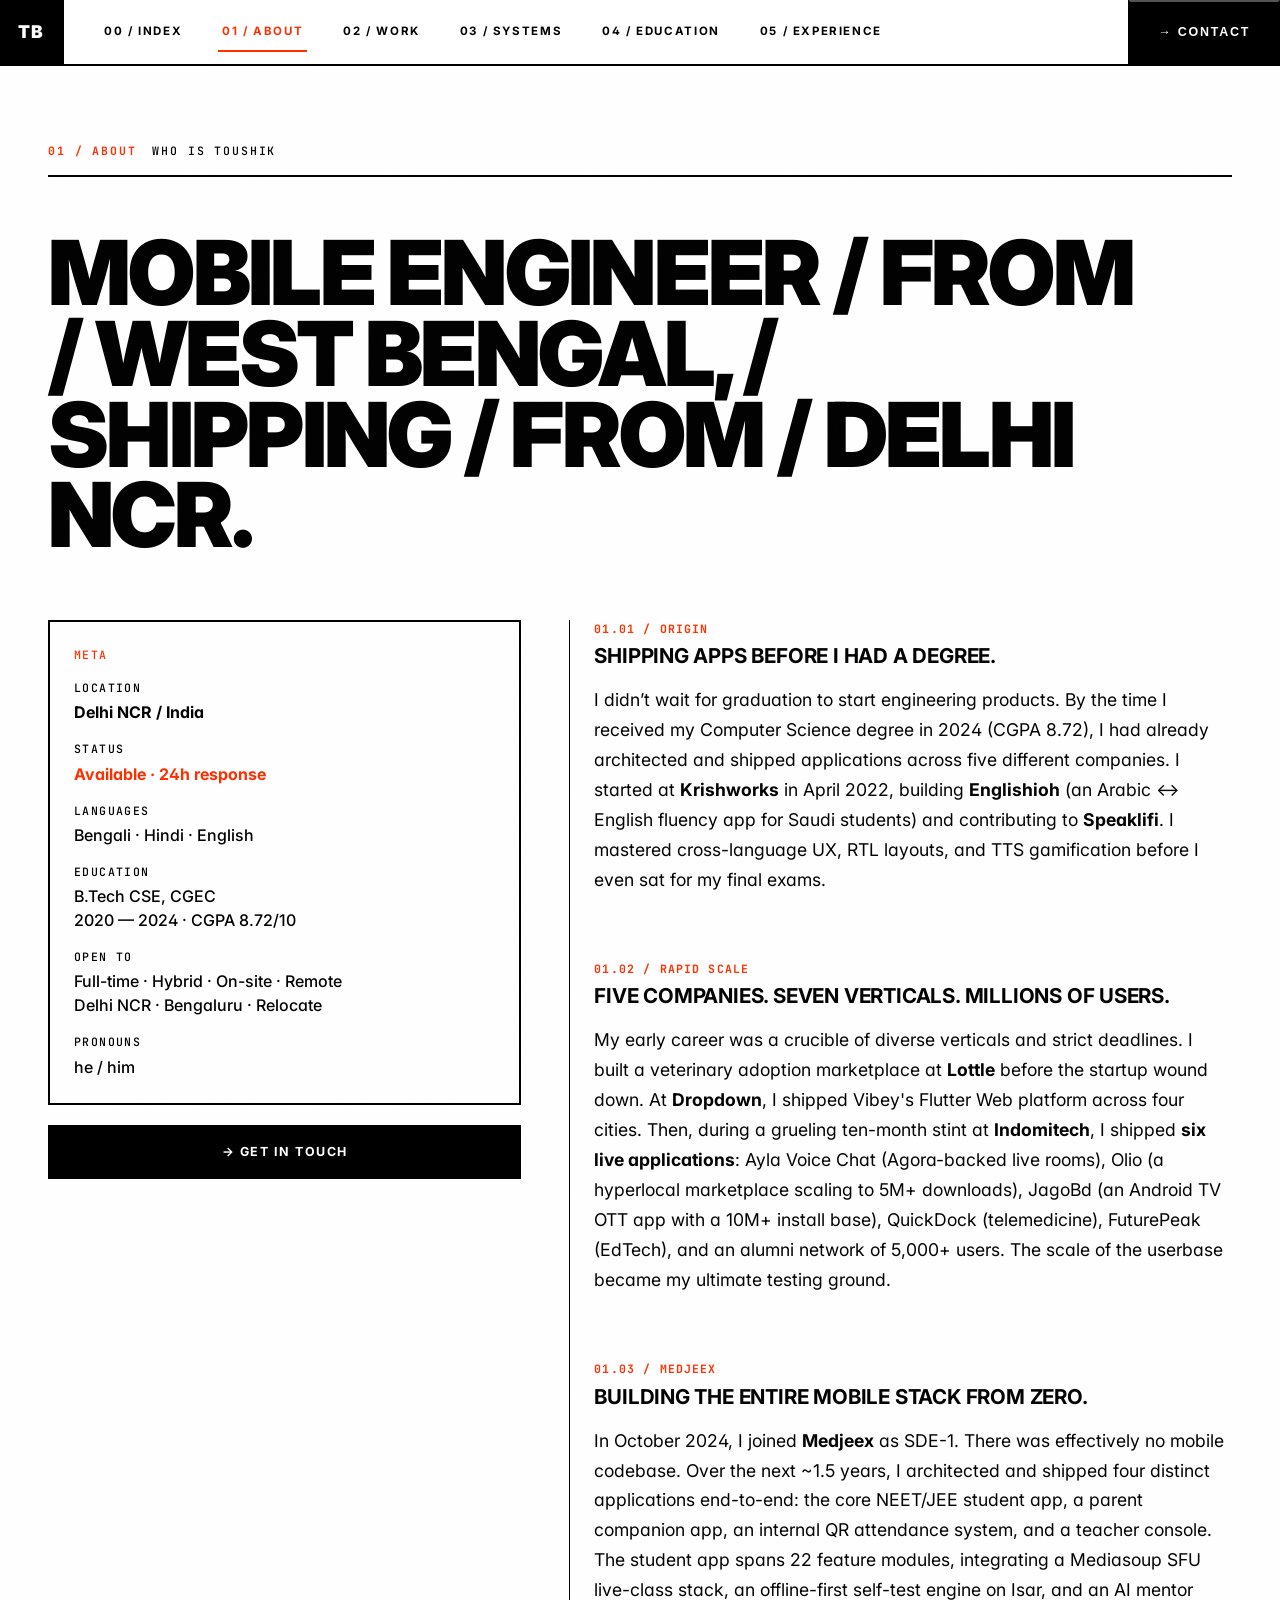
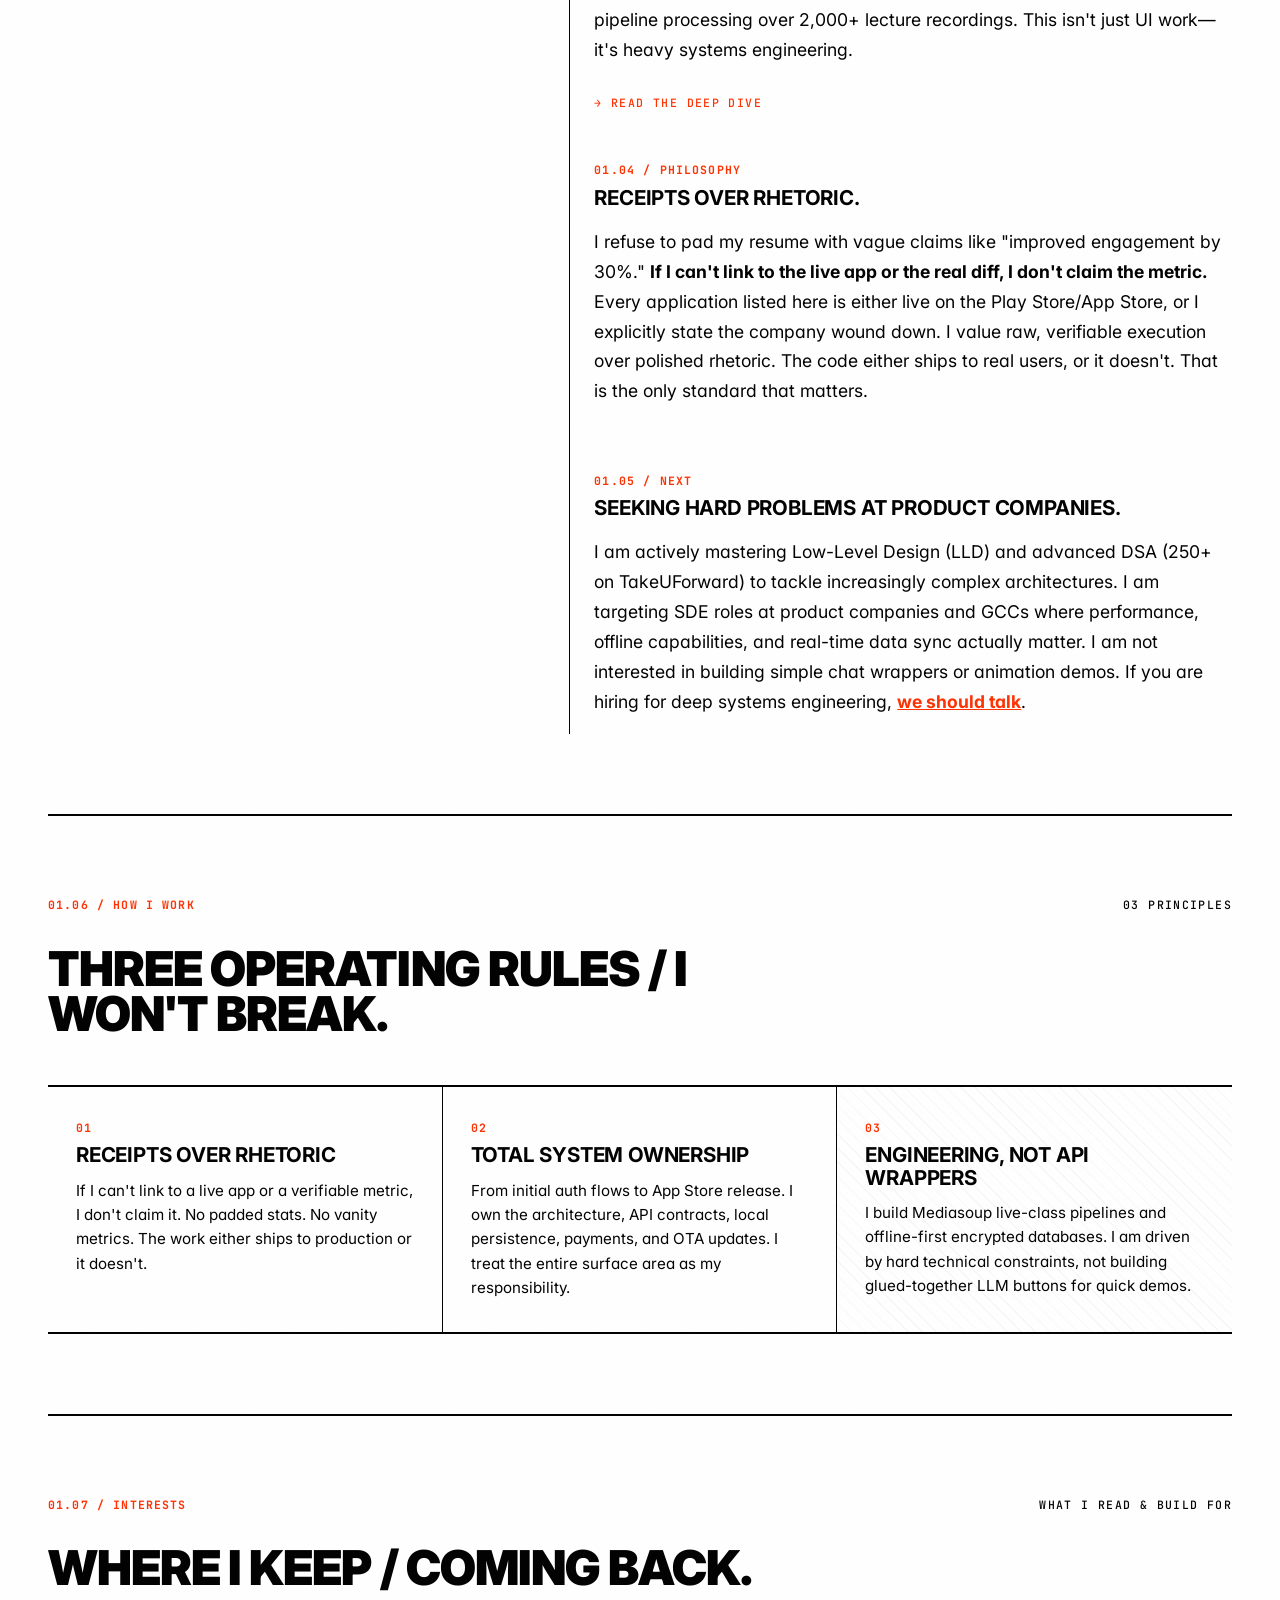
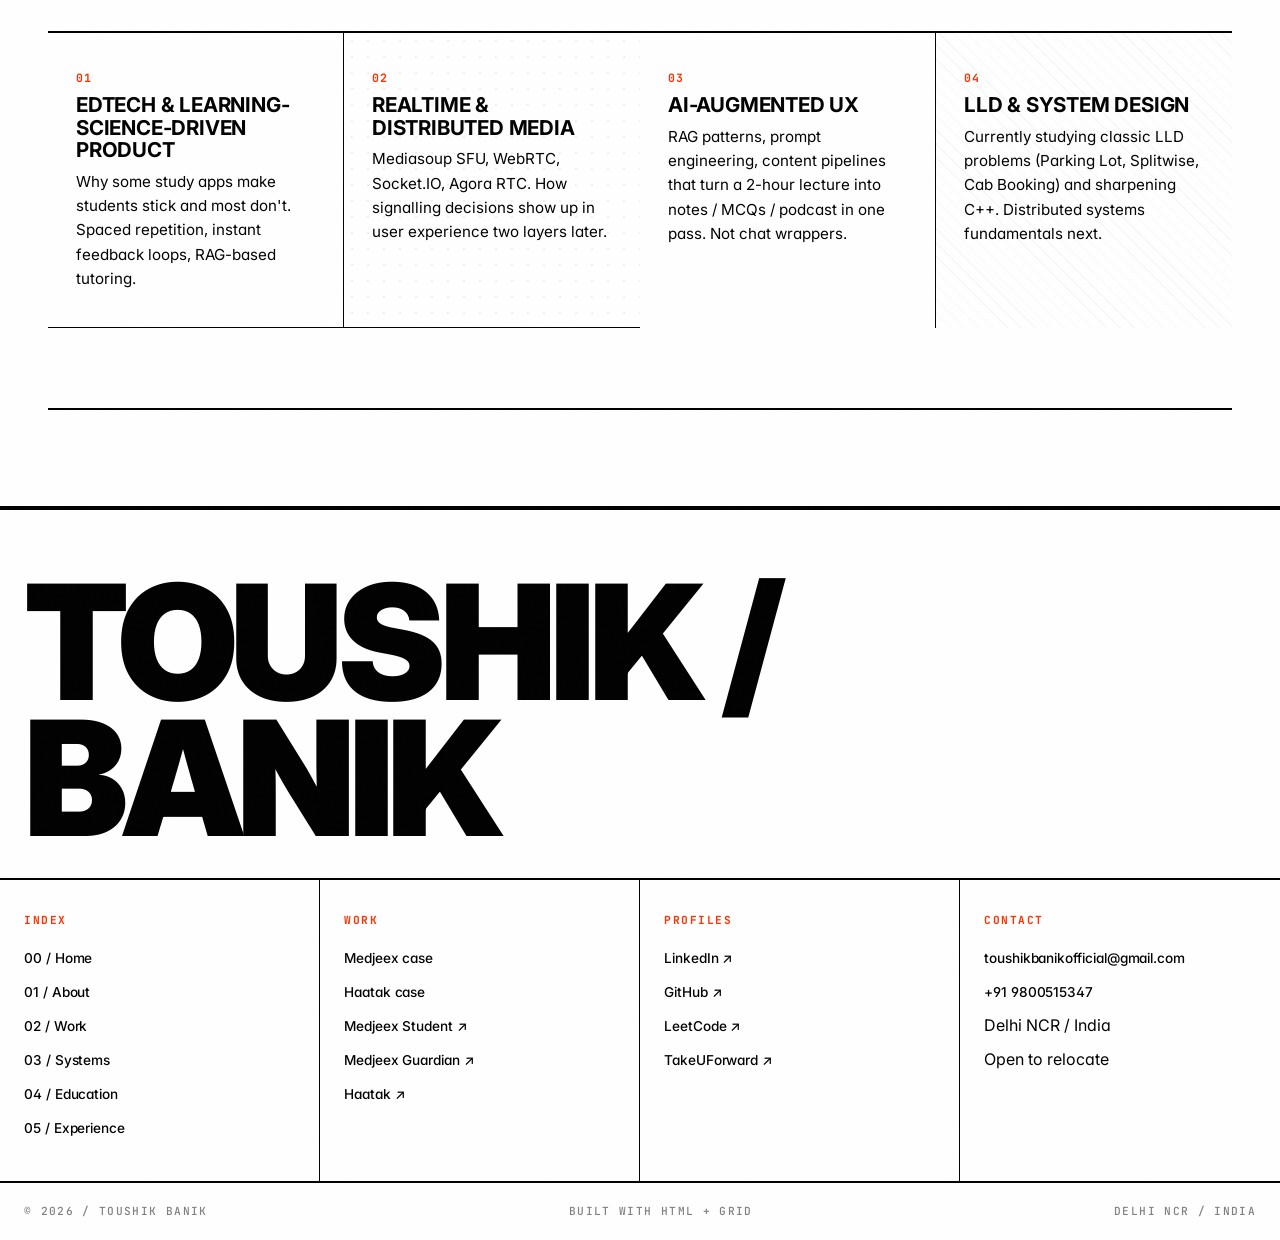
<file: about.html>
<!DOCTYPE html>
<html lang="en">
<head>
  <meta charset="UTF-8" />
  <meta name="viewport" content="width=device-width, initial-scale=1.0" />
  <title>About — Toushik Banik</title>
  <meta name="description" content="Mobile systems engineer from West Bengal, based in Delhi NCR. The long story of how I started shipping production apps before I graduated." />
  <link rel="preconnect" href="https://fonts.googleapis.com" />
  <link rel="preconnect" href="https://fonts.gstatic.com" crossorigin />
  <link href="https://fonts.googleapis.com/css2?family=Inter:wght@400;500;700;900&family=JetBrains+Mono:wght@500;700&display=swap" rel="stylesheet" />
  <link rel="stylesheet" href="assets/swiss.css" />
  <link rel="icon" type="image/svg+xml" href="assets/favicon.svg" />
</head>
<body class="swiss-noise">

<header class="swiss-nav">
  <div class="swiss-nav-inner">
    <a href="index.html" class="swiss-monogram" aria-label="Home">TB</a>
    <nav class="swiss-nav-links" aria-label="Primary">
      <a href="index.html" class="swiss-nav-link" data-hover="00 / Index"><span>00 / Index</span></a>
      <a href="about.html" class="swiss-nav-link" data-hover="01 / About"><span>01 / About</span></a>
      <a href="work.html" class="swiss-nav-link" data-hover="02 / Work"><span>02 / Work</span></a>
      <a href="systems.html" class="swiss-nav-link" data-hover="03 / Systems"><span>03 / Systems</span></a>
      <a href="learning.html" class="swiss-nav-link" data-hover="04 / Education"><span>04 / Education</span></a>
      <a href="experience.html" class="swiss-nav-link" data-hover="05 / Experience"><span>05 / Experience</span></a>
    </nav>
    <button id="swiss-hamburger" class="swiss-hamburger" aria-label="Menu">Menu <span class="swiss-hamburger-icon"><span></span><span></span><span></span></span></button>
    <a href="mailto:toushikbanikofficial@gmail.com" class="swiss-nav-cta">→ Contact</a>
  </div>
</header>

<div id="swiss-mobile-menu" class="swiss-mobile-menu">
  <button id="swiss-mobile-close" class="swiss-mobile-close">Close ×</button>
  <a href="index.html">00 / Index</a>
  <a href="about.html">01 / About</a>
  <a href="work.html">02 / Work</a>
  <a href="systems.html">03 / Systems</a>
  <a href="learning.html">04 / Education</a>
  <a href="experience.html">05 / Experience</a>
  <a href="mailto:toushikbanikofficial@gmail.com">→ Contact</a>
</div>

<main class="container-x" style="padding-top:48px;">

  <!-- Page marker -->
  <div class="page-marker">
    <span class="page-marker-num">01 / About</span>
    <span class="page-marker-title">Who is Toushik</span>
  </div>

  <!-- Massive H1 -->
  <h1 class="t-h1" style="margin:0 0 64px; max-width:18ch;">
    Mobile engineer / from / West Bengal, / shipping / from / Delhi NCR.
  </h1>

  <!-- Long-form section -->
  <section class="grid-5-7" style="padding-bottom:80px; border-bottom:2px solid var(--swiss-black);">

    <!-- LEFT: meta panel (sticky) -->
    <aside class="swiss-aside-sticky" style="position:sticky; top:80px; align-self:start; word-break:break-word;">
      <div style="border:2px solid var(--swiss-black); padding:24px;">
        <div class="t-label" style="color:var(--swiss-accent); margin-bottom:16px;">Meta</div>
        <dl style="margin:0; display:grid; grid-template-columns:1fr; gap:16px;">
          <div>
            <dt class="t-label" style="margin-bottom:4px;">Location</dt>
            <dd style="margin:0; font-weight:700;">Delhi NCR / India</dd>
          </div>
          <div>
            <dt class="t-label" style="margin-bottom:4px;">Status</dt>
            <dd style="margin:0; font-weight:700; color:var(--swiss-accent);">Available · 24h response</dd>
          </div>
          <div>
            <dt class="t-label" style="margin-bottom:4px;">Languages</dt>
            <dd style="margin:0; font-weight:500;">Bengali · Hindi · English</dd>
          </div>
          <div>
            <dt class="t-label" style="margin-bottom:4px;">Education</dt>
            <dd style="margin:0; font-weight:500;">B.Tech CSE, CGEC<br/>2020 — 2024 · CGPA 8.72/10</dd>
          </div>
          <div>
            <dt class="t-label" style="margin-bottom:4px;">Open to</dt>
            <dd style="margin:0; font-weight:500;">Full-time · Hybrid · On-site · Remote<br/>Delhi NCR · Bengaluru · Relocate</dd>
          </div>
          <div>
            <dt class="t-label" style="margin-bottom:4px;">Pronouns</dt>
            <dd style="margin:0; font-weight:500;">he / him</dd>
          </div>
        </dl>
      </div>

      <a href="mailto:toushikbanikofficial@gmail.com" class="btn-primary" style="margin-top:20px; width:100%; justify-content:center;">→ Get in touch</a>
    </aside>

    <!-- RIGHT: narrative -->
    <div class="col-rule" style="display:flex; flex-direction:column; gap:48px;">

      <article>
        <div class="t-section-num">01.01 / Origin</div>
        <h3 class="t-h3" style="margin:8px 0 16px;">Shipping apps before I had a degree.</h3>
        <p class="t-body-lg">
          I didn’t wait for graduation to start engineering products. By the time I received my Computer Science degree in 2024 (CGPA 8.72), I had already architected and shipped applications across five different companies. I started at <strong>Krishworks</strong> in April 2022, building <strong>Englishioh</strong> (an Arabic ↔ English fluency app for Saudi students) and contributing to <strong>Speaklifi</strong>. I mastered cross-language UX, RTL layouts, and TTS gamification before I even sat for my final exams.
        </p>
      </article>

      <article>
        <div class="t-section-num">01.02 / Rapid Scale</div>
        <h3 class="t-h3" style="margin:8px 0 16px;">Five companies. Seven verticals. Millions of users.</h3>
        <p class="t-body-lg">
          My early career was a crucible of diverse verticals and strict deadlines. I built a veterinary adoption marketplace at <strong>Lottle</strong> before the startup wound down. At <strong>Dropdown</strong>, I shipped Vibey's Flutter Web platform across four cities. Then, during a grueling ten-month stint at <strong>Indomitech</strong>, I shipped <strong>six live applications</strong>: Ayla Voice Chat (Agora-backed live rooms), Olio (a hyperlocal marketplace scaling to 5M+ downloads), JagoBd (an Android TV OTT app with a 10M+ install base), QuickDock (telemedicine), FuturePeak (EdTech), and an alumni network of 5,000+ users. The scale of the userbase became my ultimate testing ground.
        </p>
      </article>

      <article>
        <div class="t-section-num">01.03 / Medjeex</div>
        <h3 class="t-h3" style="margin:8px 0 16px;">Building the entire mobile stack from zero.</h3>
        <p class="t-body-lg">
          In October 2024, I joined <strong>Medjeex</strong> as SDE-1. There was effectively no mobile codebase. Over the next ~1.5 years, I architected and shipped four distinct applications end-to-end: the core NEET/JEE student app, a parent companion app, an internal QR attendance system, and a teacher console. The student app spans 22 feature modules, integrating a Mediasoup SFU live-class stack, an offline-first self-test engine on Isar, and an AI mentor pipeline processing over 2,000+ lecture recordings. This isn't just UI work—it's heavy systems engineering.
        </p>
        <a href="case-medjeex.html" class="t-label" style="color:var(--swiss-accent); text-decoration:none; display:inline-block; margin-top:12px;">→ Read the deep dive</a>
      </article>

      <article>
        <div class="t-section-num">01.04 / Philosophy</div>
        <h3 class="t-h3" style="margin:8px 0 16px;">Receipts over rhetoric.</h3>
        <p class="t-body-lg">
          I refuse to pad my resume with vague claims like "improved engagement by 30%." <strong>If I can't link to the live app or the real diff, I don't claim the metric.</strong> Every application listed here is either live on the Play Store/App Store, or I explicitly state the company wound down. I value raw, verifiable execution over polished rhetoric. The code either ships to real users, or it doesn't. That is the only standard that matters.
        </p>
      </article>

      <article>
        <div class="t-section-num">01.05 / Next</div>
        <h3 class="t-h3" style="margin:8px 0 16px;">Seeking hard problems at product companies.</h3>
        <p class="t-body-lg">
          I am actively mastering Low-Level Design (LLD) and advanced DSA (250+ on TakeUForward) to tackle increasingly complex architectures. I am targeting SDE roles at product companies and GCCs where performance, offline capabilities, and real-time data sync actually matter. I am not interested in building simple chat wrappers or animation demos. If you are hiring for deep systems engineering, <a href="mailto:toushikbanikofficial@gmail.com" data-copy-email style="color:var(--swiss-accent); font-weight:700;">we should talk</a>.
        </p>
      </article>

    </div>
  </section>


  <!-- Operating principles strip -->
  <section style="padding:80px 0; border-bottom:2px solid var(--swiss-black);">
    <div style="display:flex; justify-content:space-between; align-items:baseline; margin-bottom:32px; flex-wrap:wrap; gap:12px;">
      <span class="t-section-num">01.06 / How I work</span>
      <span class="t-label">03 principles</span>
    </div>
    <h2 class="t-h2" style="margin:0 0 48px; max-width:24ch;">Three operating rules / I won't break.</h2>

    <div style="display:grid; grid-template-columns:repeat(auto-fit, minmax(260px, 1fr)); gap:0; border-top:2px solid var(--swiss-black); border-bottom:2px solid var(--swiss-black);">
      <div class="hover-cell" style="padding:32px 28px; border-right:1px solid var(--swiss-black);">
        <div class="t-section-num" style="margin-bottom:8px;">01</div>
        <h3 class="t-h3" style="margin:0 0 12px;">Receipts Over Rhetoric</h3>
        <p style="margin:0; font-size:0.95rem; line-height:1.6;">If I can't link to a live app or a verifiable metric, I don't claim it. No padded stats. No vanity metrics. The work either ships to production or it doesn't.</p>
      </div>
      <div class="hover-cell" style="padding:32px 28px; border-right:1px solid var(--swiss-black);">
        <div class="t-section-num" style="margin-bottom:8px;">02</div>
        <h3 class="t-h3" style="margin:0 0 12px;">Total System Ownership</h3>
        <p style="margin:0; font-size:0.95rem; line-height:1.6;">From initial auth flows to App Store release. I own the architecture, API contracts, local persistence, payments, and OTA updates. I treat the entire surface area as my responsibility.</p>
      </div>
      <div class="hover-cell swiss-diagonal" style="padding:32px 28px;">
        <div class="t-section-num" style="margin-bottom:8px;">03</div>
        <h3 class="t-h3" style="margin:0 0 12px;">Engineering, Not API Wrappers</h3>
        <p style="margin:0; font-size:0.95rem; line-height:1.6;">I build Mediasoup live-class pipelines and offline-first encrypted databases. I am driven by hard technical constraints, not building glued-together LLM buttons for quick demos.</p>
      </div>
    </div>
  </section>


  <!-- Interests grid -->
  <section style="padding:80px 0; border-bottom:2px solid var(--swiss-black);">
    <div style="display:flex; justify-content:space-between; align-items:baseline; margin-bottom:32px; flex-wrap:wrap; gap:12px;">
      <span class="t-section-num">01.07 / Interests</span>
      <span class="t-label">What I read &amp; build for</span>
    </div>
    <h2 class="t-h2" style="margin:0 0 40px;">Where I keep / coming back.</h2>

    <div style="display:grid; grid-template-columns:repeat(auto-fit, minmax(160px, 1fr)); gap:0; border-top:2px solid var(--swiss-black);">
      <div class="hover-cell" style="padding:36px 28px; border-bottom:1px solid var(--swiss-black); border-right:1px solid var(--swiss-black);">
        <div class="t-section-num">01</div>
        <h3 class="t-h3" style="margin:8px 0 8px;">EdTech &amp; learning-science-driven product</h3>
        <p style="margin:0; font-size:0.95rem; line-height:1.6;">Why some study apps make students stick and most don't. Spaced repetition, instant feedback loops, RAG-based tutoring.</p>
      </div>
      <div class="hover-cell swiss-dots" style="padding:36px 28px; border-bottom:1px solid var(--swiss-black);">
        <div class="t-section-num">02</div>
        <h3 class="t-h3" style="margin:8px 0 8px;">Realtime &amp; distributed media</h3>
        <p style="margin:0; font-size:0.95rem; line-height:1.6;">Mediasoup SFU, WebRTC, Socket.IO, Agora RTC. How signalling decisions show up in user experience two layers later.</p>
      </div>
      <div class="hover-cell" style="padding:36px 28px; border-right:1px solid var(--swiss-black);">
        <div class="t-section-num">03</div>
        <h3 class="t-h3" style="margin:8px 0 8px;">AI-augmented UX</h3>
        <p style="margin:0; font-size:0.95rem; line-height:1.6;">RAG patterns, prompt engineering, content pipelines that turn a 2-hour lecture into notes / MCQs / podcast in one pass. Not chat wrappers.</p>
      </div>
      <div class="hover-cell swiss-diagonal" style="padding:36px 28px;">
        <div class="t-section-num">04</div>
        <h3 class="t-h3" style="margin:8px 0 8px;">LLD &amp; system design</h3>
        <p style="margin:0; font-size:0.95rem; line-height:1.6;">Currently studying classic LLD problems (Parking Lot, Splitwise, Cab Booking) and sharpening C++. Distributed systems fundamentals next.</p>
      </div>
    </div>
  </section>

</main>


<footer class="swiss-footer">
  <div class="swiss-footer-name">Toushik / Banik</div>
  <div class="swiss-footer-grid">
    <div class="swiss-footer-col">
      <h4>Index</h4>
      <ul>
        <li><a href="index.html">00 / Home</a></li>
        <li><a href="about.html">01 / About</a></li>
        <li><a href="work.html">02 / Work</a></li>
        <li><a href="systems.html">03 / Systems</a></li>
        <li><a href="learning.html">04 / Education</a></li>
        <li><a href="experience.html">05 / Experience</a></li>
      </ul>
    </div>
    <div class="swiss-footer-col">
      <h4>Work</h4>
      <ul>
        <li><a href="case-medjeex.html">Medjeex case</a></li>
        <li><a href="case-haatak.html">Haatak case</a></li>
        <li><a href="https://play.google.com/store/apps/details?id=com.medjeex.medjeex_app" target="_blank" rel="noopener">Medjeex Student ↗</a></li>
        <li><a href="https://play.google.com/store/apps/details?id=com.medjeex.parent.app" target="_blank" rel="noopener">Medjeex Guardian ↗</a></li>
        <li><a href="https://play.google.com/store/apps/details?id=com.copuchin.jarapp" target="_blank" rel="noopener">Haatak ↗</a></li>
      </ul>
    </div>
    <div class="swiss-footer-col">
      <h4>Profiles</h4>
      <ul>
        <li><a href="https://www.linkedin.com/in/toushikbanik/" target="_blank" rel="noopener">LinkedIn ↗</a></li>
        <li><a href="https://github.com/ToushikBanik123" target="_blank" rel="noopener">GitHub ↗</a></li>
        <li><a href="https://leetcode.com/u/toushikbanikeducation/" target="_blank" rel="noopener">LeetCode ↗</a></li>
        <li><a href="https://takeuforward.org/profile/Toushik" target="_blank" rel="noopener">TakeUForward ↗</a></li>
      </ul>
    </div>
    <div class="swiss-footer-col">
      <h4>Contact</h4>
      <ul>
        <li><a href="mailto:toushikbanikofficial@gmail.com" data-copy-email>toushikbanikofficial@gmail.com</a></li>
        <li><a href="tel:+919800515347">+91 9800515347</a></li>
        <li>Delhi NCR / India</li>
        <li>Open to relocate</li>
      </ul>
    </div>
  </div>
  <div class="swiss-footer-bottom">
    <span>© 2026 / Toushik Banik</span>
    <span>Built with HTML + Grid</span>
    <span>Delhi NCR / India</span>
  </div>
</footer>

<script src="assets/swiss.js"></script>
</body>
</html>
</file>
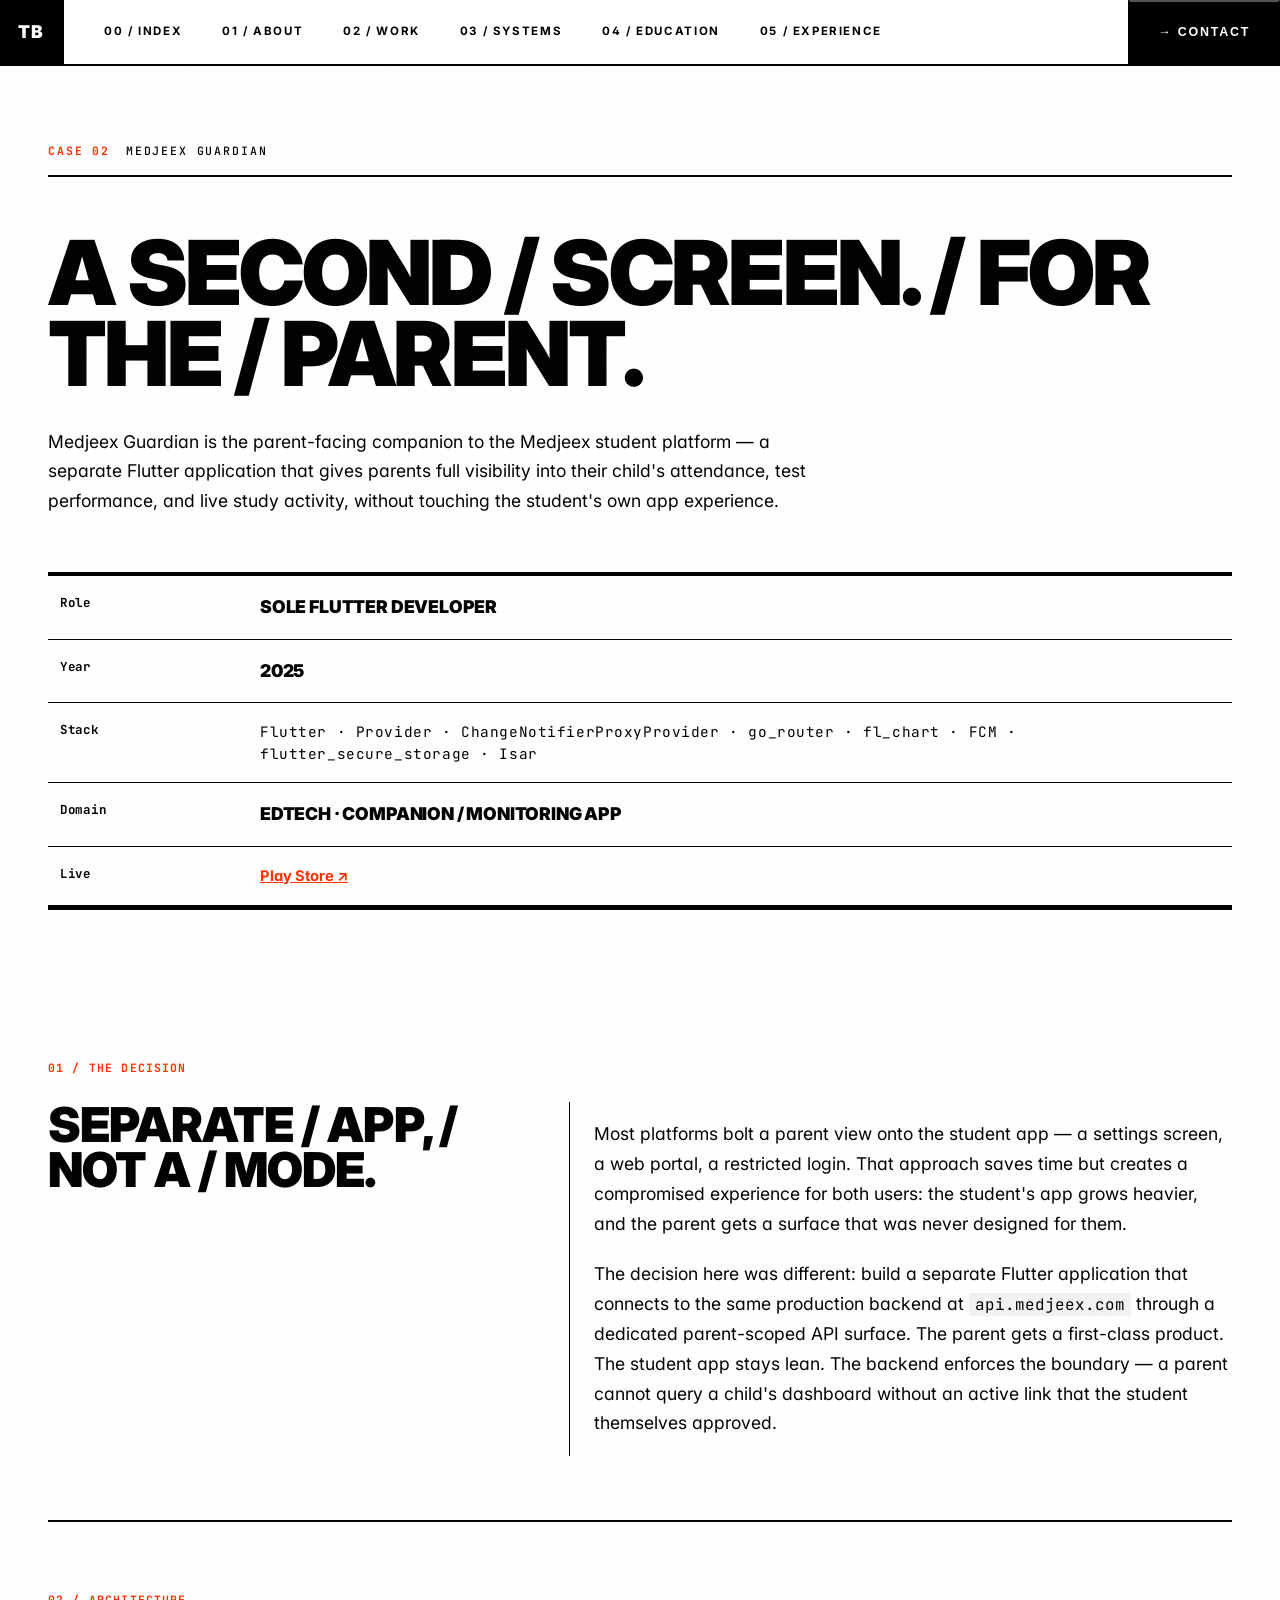
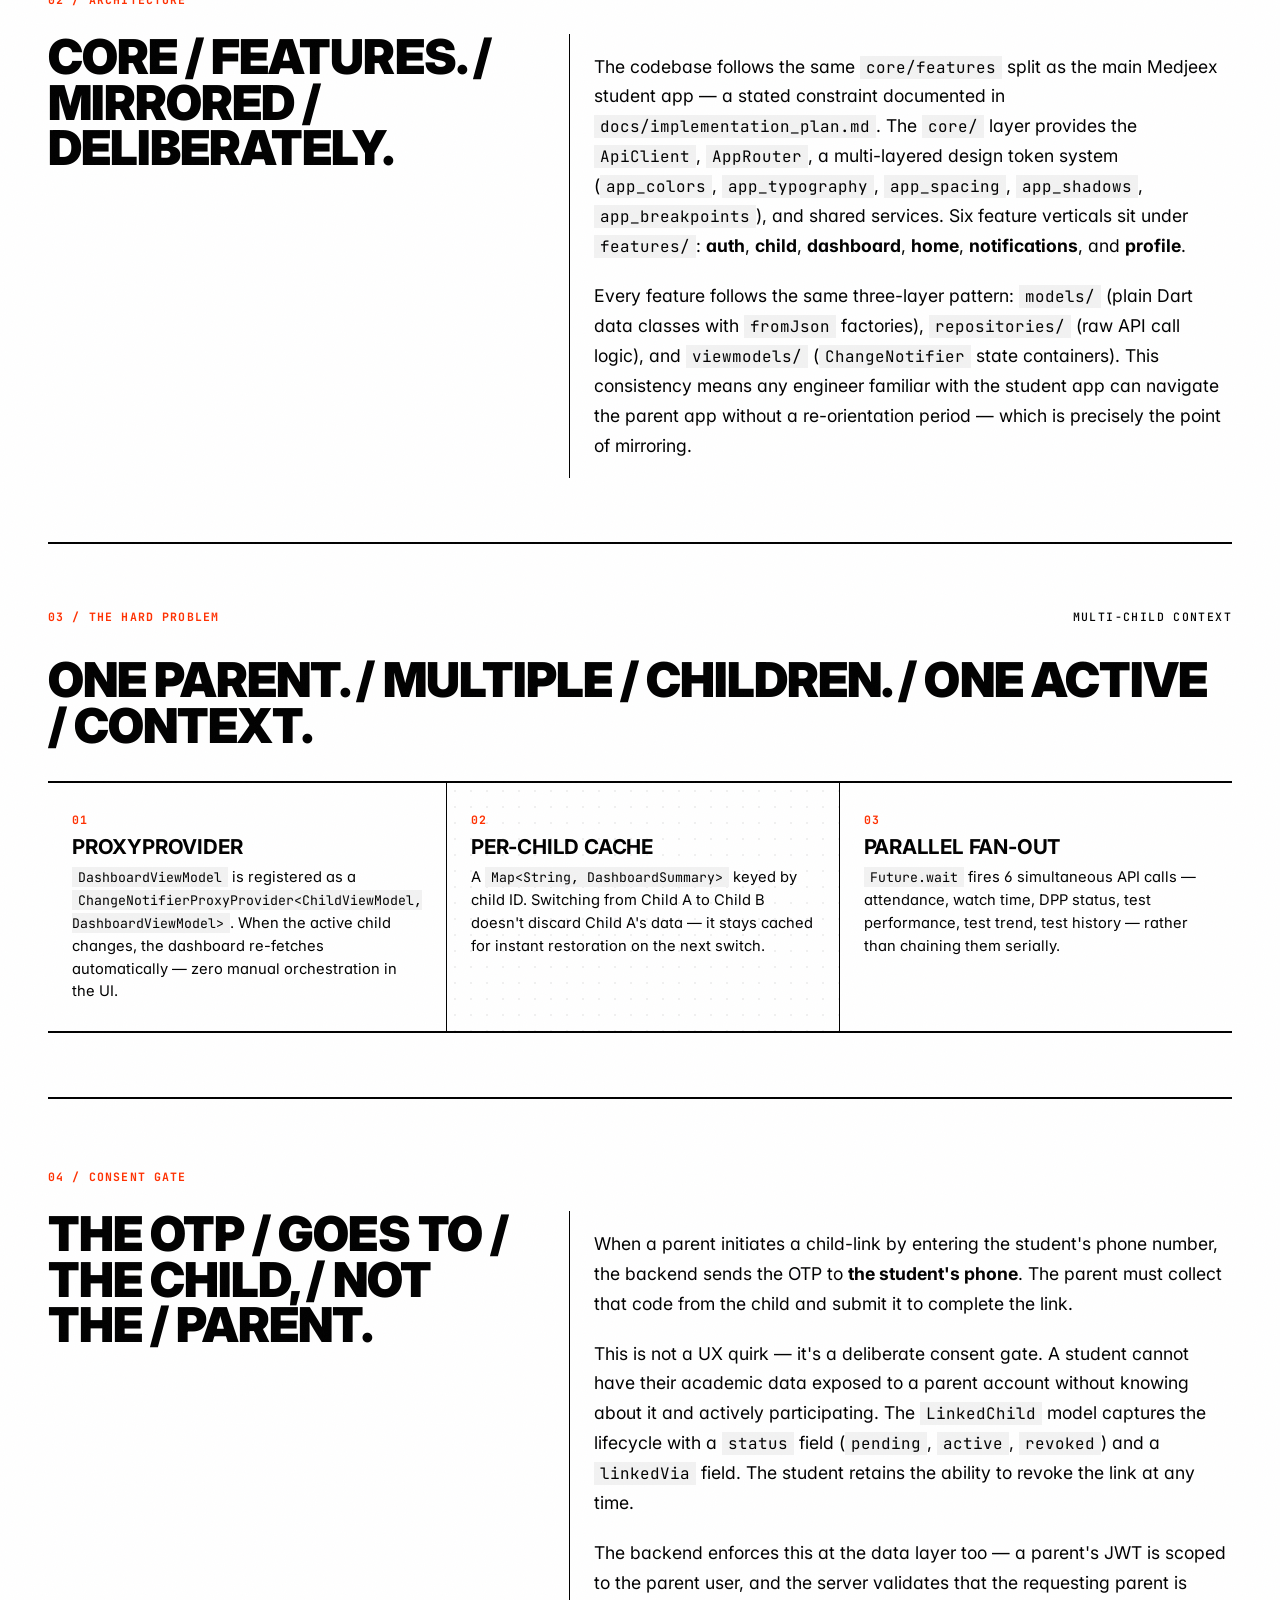
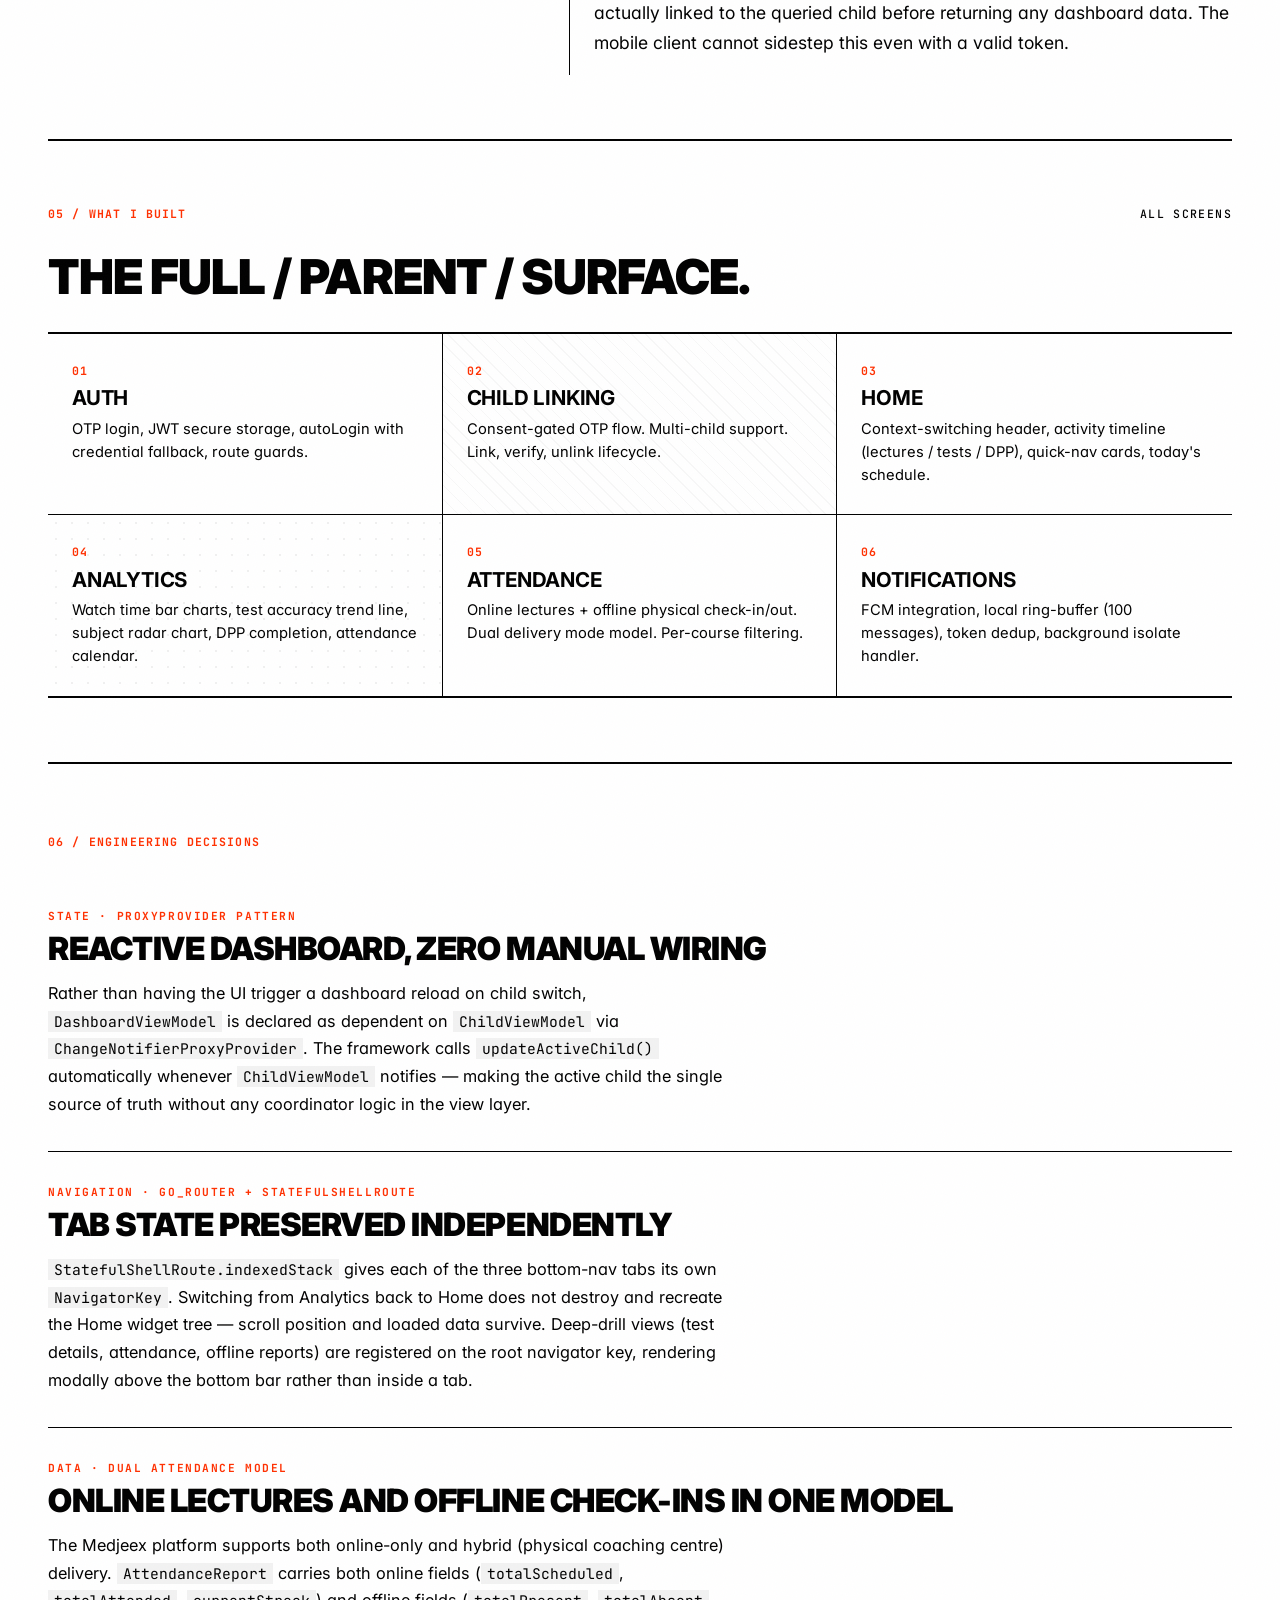
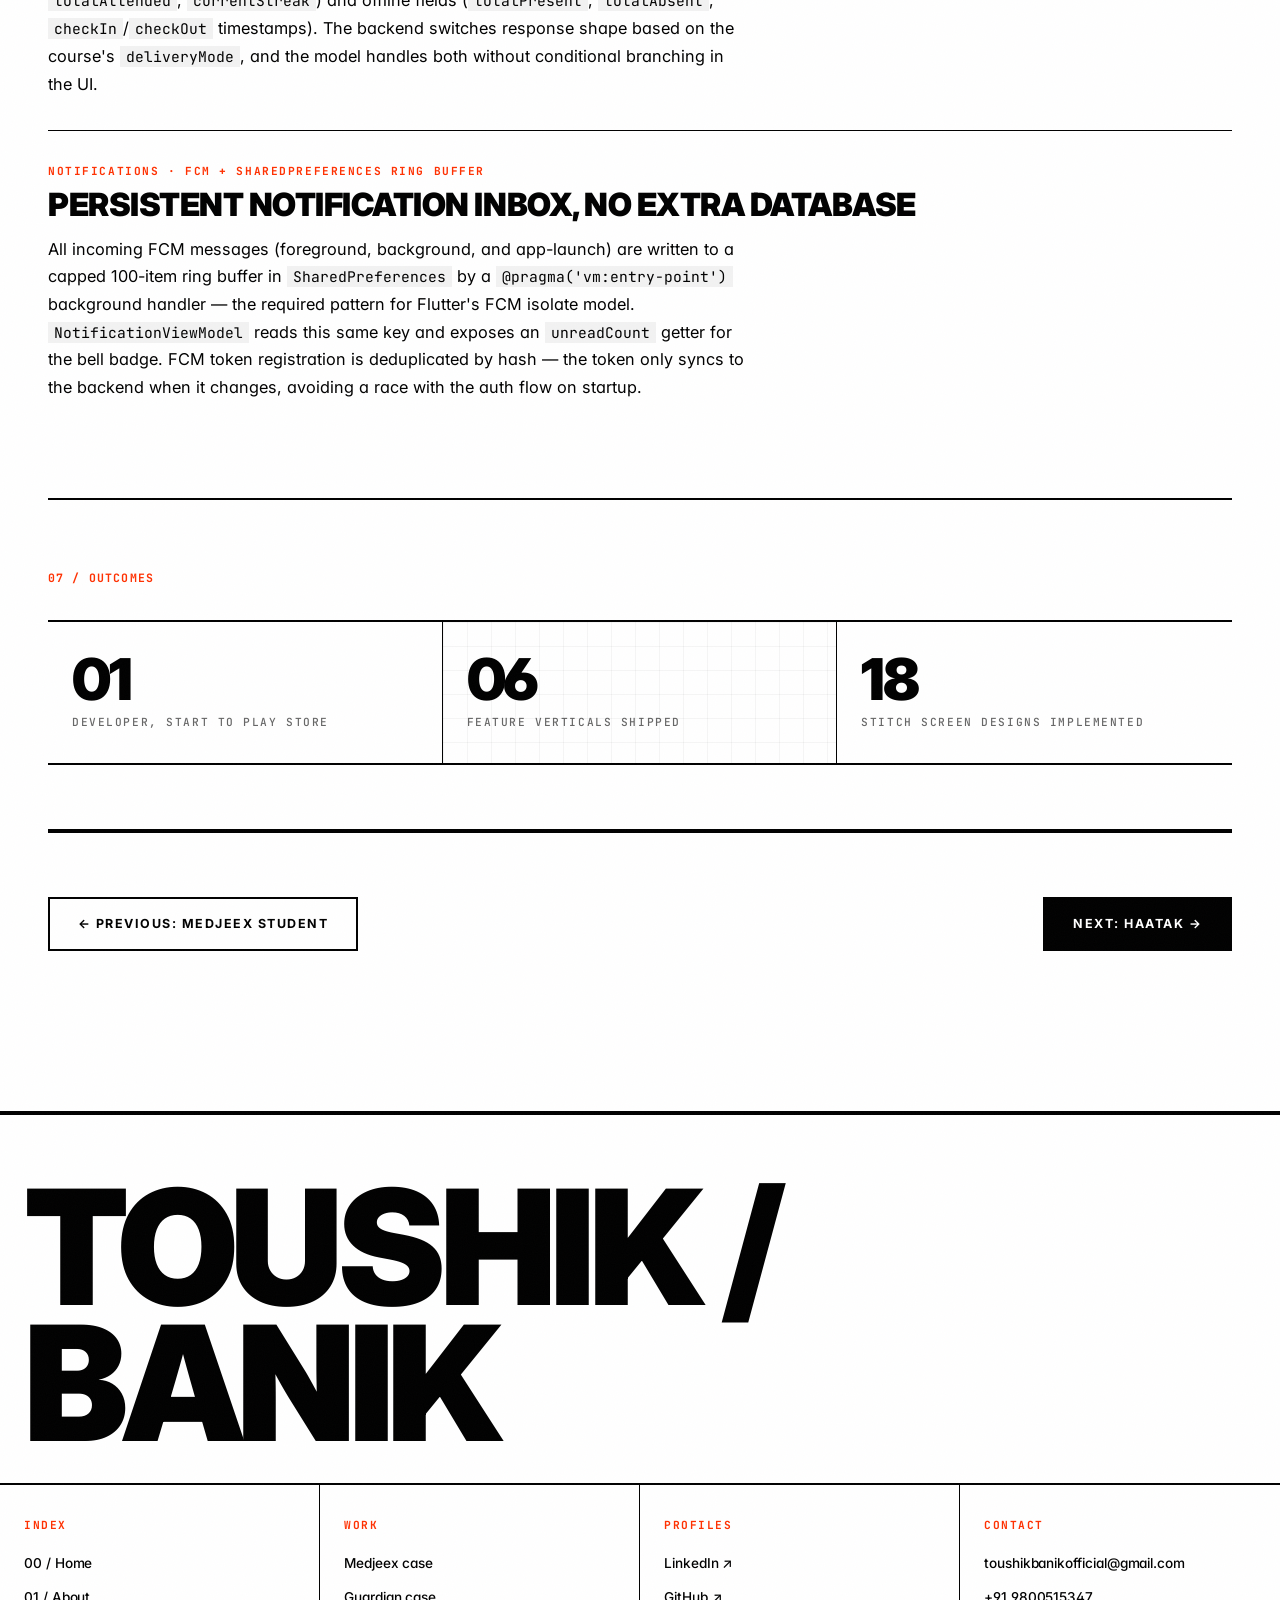
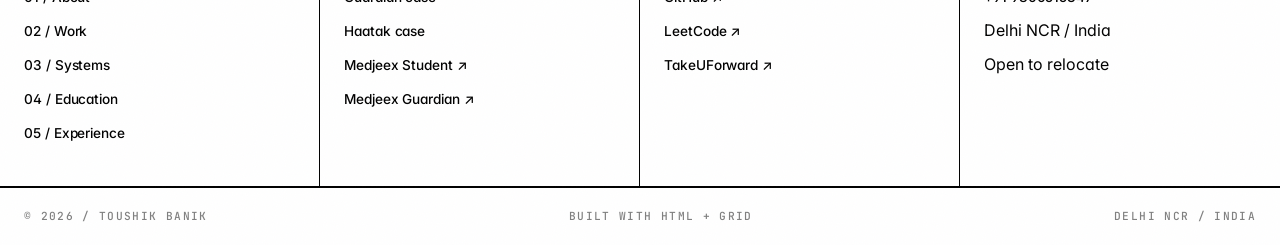
<file: case-guardian.html>
<!DOCTYPE html>
<html lang="en">
<head>
  <meta charset="UTF-8" />
  <meta name="viewport" content="width=device-width, initial-scale=1.0" />
  <title>Medjeex Guardian — Case Study — Toushik Banik</title>
  <meta name="description" content="A parent monitoring companion for Medjeex. Consent-gated child linking, reactive ProxyProvider dashboard, real-time FCM alerts. Sole developer." />
  <link rel="preconnect" href="https://fonts.googleapis.com" />
  <link rel="preconnect" href="https://fonts.gstatic.com" crossorigin />
  <link href="https://fonts.googleapis.com/css2?family=Inter:wght@400;500;700;900&family=JetBrains+Mono:wght@500;700&display=swap" rel="stylesheet" />
  <link rel="stylesheet" href="assets/swiss.css" />
  <link rel="icon" type="image/svg+xml" href="assets/favicon.svg" />
</head>
<body class="swiss-noise">

<header class="swiss-nav">
  <div class="swiss-nav-inner">
    <a href="index.html" class="swiss-monogram" aria-label="Home">TB</a>
    <nav class="swiss-nav-links" aria-label="Primary">
      <a href="index.html" class="swiss-nav-link" data-hover="00 / Index"><span>00 / Index</span></a>
      <a href="about.html" class="swiss-nav-link" data-hover="01 / About"><span>01 / About</span></a>
      <a href="work.html" class="swiss-nav-link" data-hover="02 / Work"><span>02 / Work</span></a>
      <a href="systems.html" class="swiss-nav-link" data-hover="03 / Systems"><span>03 / Systems</span></a>
      <a href="learning.html" class="swiss-nav-link" data-hover="04 / Education"><span>04 / Education</span></a>
      <a href="experience.html" class="swiss-nav-link" data-hover="05 / Experience"><span>05 / Experience</span></a>
    </nav>
    <button id="swiss-hamburger" class="swiss-hamburger" aria-label="Menu">Menu <span class="swiss-hamburger-icon"><span></span><span></span><span></span></span></button>
    <a href="mailto:toushikbanikofficial@gmail.com" class="swiss-nav-cta">→ Contact</a>
  </div>
</header>

<div id="swiss-mobile-menu" class="swiss-mobile-menu">
  <button id="swiss-mobile-close" class="swiss-mobile-close">Close ×</button>
  <a href="index.html">00 / Index</a>
  <a href="about.html">01 / About</a>
  <a href="work.html">02 / Work</a>
  <a href="systems.html">03 / Systems</a>
  <a href="learning.html">04 / Education</a>
  <a href="experience.html">05 / Experience</a>
  <a href="mailto:toushikbanikofficial@gmail.com">→ Contact</a>
</div>

<main class="container-x" style="padding-top:48px;">

  <div class="page-marker">
    <span class="page-marker-num">Case 02</span>
    <span class="page-marker-title">Medjeex Guardian</span>
  </div>

  <h1 class="t-h1" style="margin:0 0 32px;">A second / screen. / For the / parent.</h1>
  <p class="t-body-lg" style="max-width:48rem; margin:0 0 56px;">
    Medjeex Guardian is the parent-facing companion to the Medjeex student platform — a separate Flutter application that gives parents full visibility into their child's attendance, test performance, and live study activity, without touching the student's own app experience.
  </p>

  <!-- Meta -->
  <section style="margin-bottom:80px; border-top:4px solid var(--swiss-black); border-bottom:4px solid var(--swiss-black);">
    <table class="swiss-table" style="margin:0;">
      <tbody>
        <tr>
          <td class="col-year" style="width:200px;">Role</td>
          <td class="col-name">Sole Flutter developer</td>
        </tr>
        <tr>
          <td class="col-year">Year</td>
          <td class="col-name">2025</td>
        </tr>
        <tr>
          <td class="col-year">Stack</td>
          <td class="col-stack" style="font-size:0.9rem;">Flutter · Provider · ChangeNotifierProxyProvider · go_router · fl_chart · FCM · flutter_secure_storage · Isar</td>
        </tr>
        <tr>
          <td class="col-year">Domain</td>
          <td class="col-name">EdTech · Companion / monitoring app</td>
        </tr>
        <tr>
          <td class="col-year">Live</td>
          <td><a href="https://play.google.com/store/apps/details?id=com.medjeex.parent.app" target="_blank" rel="noopener" class="t-accent" style="font-weight:700;">Play Store ↗</a></td>
        </tr>
      </tbody>
    </table>
  </section>

  <!-- The decision -->
  <section style="padding:64px 0; border-bottom:2px solid var(--swiss-black);">
    <div style="margin-bottom:24px;">
      <span class="t-section-num">01 / The decision</span>
    </div>
    <div class="grid-5-7">
      <h2 class="t-h2" style="margin:0;">Separate / app, / not a / mode.</h2>
      <div class="col-rule">
        <p class="t-body-lg">
          Most platforms bolt a parent view onto the student app — a settings screen, a web portal, a restricted login. That approach saves time but creates a compromised experience for both users: the student's app grows heavier, and the parent gets a surface that was never designed for them.
        </p>
        <p class="t-body-lg" style="margin-top:20px;">
          The decision here was different: build a separate Flutter application that connects to the same production backend at <code>api.medjeex.com</code> through a dedicated parent-scoped API surface. The parent gets a first-class product. The student app stays lean. The backend enforces the boundary — a parent cannot query a child's dashboard without an active link that the student themselves approved.
        </p>
      </div>
    </div>
  </section>

  <!-- Architecture -->
  <section style="padding:64px 0; border-bottom:2px solid var(--swiss-black);">
    <div style="margin-bottom:24px;">
      <span class="t-section-num">02 / Architecture</span>
    </div>
    <div class="grid-5-7">
      <h2 class="t-h2" style="margin:0;">Core / features. / Mirrored / deliberately.</h2>
      <div class="col-rule">
        <p class="t-body-lg">
          The codebase follows the same <code>core/features</code> split as the main Medjeex student app — a stated constraint documented in <code>docs/implementation_plan.md</code>. The <code>core/</code> layer provides the <code>ApiClient</code>, <code>AppRouter</code>, a multi-layered design token system (<code>app_colors</code>, <code>app_typography</code>, <code>app_spacing</code>, <code>app_shadows</code>, <code>app_breakpoints</code>), and shared services. Six feature verticals sit under <code>features/</code>: <strong>auth</strong>, <strong>child</strong>, <strong>dashboard</strong>, <strong>home</strong>, <strong>notifications</strong>, and <strong>profile</strong>.
        </p>
        <p class="t-body-lg" style="margin-top:20px;">
          Every feature follows the same three-layer pattern: <code>models/</code> (plain Dart data classes with <code>fromJson</code> factories), <code>repositories/</code> (raw API call logic), and <code>viewmodels/</code> (<code>ChangeNotifier</code> state containers). This consistency means any engineer familiar with the student app can navigate the parent app without a re-orientation period — which is precisely the point of mirroring.
        </p>
      </div>
    </div>
  </section>

  <!-- The hard problem -->
  <section style="padding:64px 0; border-bottom:2px solid var(--swiss-black);">
    <div style="display:flex; justify-content:space-between; align-items:baseline; margin-bottom:32px; flex-wrap:wrap; gap:12px;">
      <span class="t-section-num">03 / The hard problem</span>
      <span class="t-label">Multi-child context</span>
    </div>
    <h2 class="t-h2" style="margin:0 0 32px;">One parent. / Multiple / children. / One active / context.</h2>

    <div style="border-top:2px solid var(--swiss-black); border-bottom:2px solid var(--swiss-black);">
      <div style="display:grid; grid-template-columns:repeat(3,1fr); gap:0;">
        <div style="padding:28px 24px; border-right:1px solid var(--swiss-black);">
          <div class="t-section-num">01</div>
          <h3 class="t-h3" style="margin:8px 0 8px;">ProxyProvider</h3>
          <p style="margin:0; font-size:0.92rem; line-height:1.55;"><code>DashboardViewModel</code> is registered as a <code>ChangeNotifierProxyProvider&lt;ChildViewModel, DashboardViewModel&gt;</code>. When the active child changes, the dashboard re-fetches automatically — zero manual orchestration in the UI.</p>
        </div>
        <div style="padding:28px 24px; border-right:1px solid var(--swiss-black);" class="swiss-dots">
          <div class="t-section-num">02</div>
          <h3 class="t-h3" style="margin:8px 0 8px;">Per-child cache</h3>
          <p style="margin:0; font-size:0.92rem; line-height:1.55;">A <code>Map&lt;String, DashboardSummary&gt;</code> keyed by child ID. Switching from Child A to Child B doesn't discard Child A's data — it stays cached for instant restoration on the next switch.</p>
        </div>
        <div style="padding:28px 24px;">
          <div class="t-section-num">03</div>
          <h3 class="t-h3" style="margin:8px 0 8px;">Parallel fan-out</h3>
          <p style="margin:0; font-size:0.92rem; line-height:1.55;"><code>Future.wait</code> fires 6 simultaneous API calls — attendance, watch time, DPP status, test performance, test trend, test history — rather than chaining them serially.</p>
        </div>
      </div>
    </div>
  </section>

  <!-- Consent-gated linking -->
  <section style="padding:64px 0; border-bottom:2px solid var(--swiss-black);">
    <div style="margin-bottom:24px;">
      <span class="t-section-num">04 / Consent gate</span>
    </div>
    <div class="grid-5-7">
      <h2 class="t-h2" style="margin:0;">The OTP / goes to / the child, / not the / parent.</h2>
      <div class="col-rule">
        <p class="t-body-lg">
          When a parent initiates a child-link by entering the student's phone number, the backend sends the OTP to <strong>the student's phone</strong>. The parent must collect that code from the child and submit it to complete the link.
        </p>
        <p class="t-body-lg" style="margin-top:20px;">
          This is not a UX quirk — it's a deliberate consent gate. A student cannot have their academic data exposed to a parent account without knowing about it and actively participating. The <code>LinkedChild</code> model captures the lifecycle with a <code>status</code> field (<code>pending</code>, <code>active</code>, <code>revoked</code>) and a <code>linkedVia</code> field. The student retains the ability to revoke the link at any time.
        </p>
        <p class="t-body-lg" style="margin-top:20px;">
          The backend enforces this at the data layer too — a parent's JWT is scoped to the parent user, and the server validates that the requesting parent is actually linked to the queried child before returning any dashboard data. The mobile client cannot sidestep this even with a valid token.
        </p>
      </div>
    </div>
  </section>

  <!-- What I built -->
  <section style="padding:64px 0; border-bottom:2px solid var(--swiss-black);">
    <div style="display:flex; justify-content:space-between; align-items:baseline; margin-bottom:32px; flex-wrap:wrap; gap:12px;">
      <span class="t-section-num">05 / What I built</span>
      <span class="t-label">All screens</span>
    </div>
    <h2 class="t-h2" style="margin:0 0 32px;">The full / parent / surface.</h2>

    <div style="border-top:2px solid var(--swiss-black); border-bottom:2px solid var(--swiss-black);">
      <div style="display:grid; grid-template-columns:repeat(3,1fr); gap:0;">
        <div style="padding:28px 24px; border-right:1px solid var(--swiss-black); border-bottom:1px solid var(--swiss-black);">
          <div class="t-section-num">01</div>
          <h3 class="t-h3" style="margin:8px 0 8px;">Auth</h3>
          <p style="margin:0; font-size:0.92rem; line-height:1.55;">OTP login, JWT secure storage, autoLogin with credential fallback, route guards.</p>
        </div>
        <div style="padding:28px 24px; border-right:1px solid var(--swiss-black); border-bottom:1px solid var(--swiss-black);" class="swiss-diagonal">
          <div class="t-section-num">02</div>
          <h3 class="t-h3" style="margin:8px 0 8px;">Child linking</h3>
          <p style="margin:0; font-size:0.92rem; line-height:1.55;">Consent-gated OTP flow. Multi-child support. Link, verify, unlink lifecycle.</p>
        </div>
        <div style="padding:28px 24px; border-bottom:1px solid var(--swiss-black);">
          <div class="t-section-num">03</div>
          <h3 class="t-h3" style="margin:8px 0 8px;">Home</h3>
          <p style="margin:0; font-size:0.92rem; line-height:1.55;">Context-switching header, activity timeline (lectures / tests / DPP), quick-nav cards, today's schedule.</p>
        </div>
        <div style="padding:28px 24px; border-right:1px solid var(--swiss-black);" class="swiss-dots">
          <div class="t-section-num">04</div>
          <h3 class="t-h3" style="margin:8px 0 8px;">Analytics</h3>
          <p style="margin:0; font-size:0.92rem; line-height:1.55;">Watch time bar charts, test accuracy trend line, subject radar chart, DPP completion, attendance calendar.</p>
        </div>
        <div style="padding:28px 24px; border-right:1px solid var(--swiss-black);">
          <div class="t-section-num">05</div>
          <h3 class="t-h3" style="margin:8px 0 8px;">Attendance</h3>
          <p style="margin:0; font-size:0.92rem; line-height:1.55;">Online lectures + offline physical check-in/out. Dual delivery mode model. Per-course filtering.</p>
        </div>
        <div style="padding:28px 24px;">
          <div class="t-section-num">06</div>
          <h3 class="t-h3" style="margin:8px 0 8px;">Notifications</h3>
          <p style="margin:0; font-size:0.92rem; line-height:1.55;">FCM integration, local ring-buffer (100 messages), token dedup, background isolate handler.</p>
        </div>
      </div>
    </div>
  </section>

  <!-- Engineering decisions -->
  <section style="padding:64px 0; border-bottom:2px solid var(--swiss-black);">
    <div style="margin-bottom:24px;">
      <span class="t-section-num">06 / Engineering decisions</span>
    </div>

    <div class="decision">
      <div class="decision-label">State · ProxyProvider pattern</div>
      <div class="decision-title">Reactive dashboard, zero manual wiring</div>
      <div class="decision-body">Rather than having the UI trigger a dashboard reload on child switch, <code>DashboardViewModel</code> is declared as dependent on <code>ChildViewModel</code> via <code>ChangeNotifierProxyProvider</code>. The framework calls <code>updateActiveChild()</code> automatically whenever <code>ChildViewModel</code> notifies — making the active child the single source of truth without any coordinator logic in the view layer.</div>
    </div>

    <div class="decision">
      <div class="decision-label">Navigation · go_router + StatefulShellRoute</div>
      <div class="decision-title">Tab state preserved independently</div>
      <div class="decision-body"><code>StatefulShellRoute.indexedStack</code> gives each of the three bottom-nav tabs its own <code>NavigatorKey</code>. Switching from Analytics back to Home does not destroy and recreate the Home widget tree — scroll position and loaded data survive. Deep-drill views (test details, attendance, offline reports) are registered on the root navigator key, rendering modally above the bottom bar rather than inside a tab.</div>
    </div>

    <div class="decision">
      <div class="decision-label">Data · Dual attendance model</div>
      <div class="decision-title">Online lectures and offline check-ins in one model</div>
      <div class="decision-body">The Medjeex platform supports both online-only and hybrid (physical coaching centre) delivery. <code>AttendanceReport</code> carries both online fields (<code>totalScheduled</code>, <code>totalAttended</code>, <code>currentStreak</code>) and offline fields (<code>totalPresent</code>, <code>totalAbsent</code>, <code>checkIn</code>/<code>checkOut</code> timestamps). The backend switches response shape based on the course's <code>deliveryMode</code>, and the model handles both without conditional branching in the UI.</div>
    </div>

    <div class="decision">
      <div class="decision-label">Notifications · FCM + SharedPreferences ring buffer</div>
      <div class="decision-title">Persistent notification inbox, no extra database</div>
      <div class="decision-body">All incoming FCM messages (foreground, background, and app-launch) are written to a capped 100-item ring buffer in <code>SharedPreferences</code> by a <code>@pragma('vm:entry-point')</code> background handler — the required pattern for Flutter's FCM isolate model. <code>NotificationViewModel</code> reads this same key and exposes an <code>unreadCount</code> getter for the bell badge. FCM token registration is deduplicated by hash — the token only syncs to the backend when it changes, avoiding a race with the auth flow on startup.</div>
    </div>
  </section>

  <!-- Outcomes -->
  <section style="padding:64px 0; border-bottom:4px solid var(--swiss-black);">
    <div style="margin-bottom:32px;">
      <span class="t-section-num">07 / Outcomes</span>
    </div>
    <div style="display:grid; grid-template-columns:repeat(3, 1fr); gap:0; border-top:2px solid var(--swiss-black); border-bottom:2px solid var(--swiss-black);">
      <div style="padding:32px 24px; border-right:1px solid var(--swiss-black);">
        <div class="swiss-stat-num">01</div>
        <div class="swiss-stat-label">Developer, start to Play Store</div>
      </div>
      <div style="padding:32px 24px; border-right:1px solid var(--swiss-black);" class="swiss-grid-pattern">
        <div class="swiss-stat-num">06</div>
        <div class="swiss-stat-label">Feature verticals shipped</div>
      </div>
      <div style="padding:32px 24px;">
        <div class="swiss-stat-num">18</div>
        <div class="swiss-stat-label">Stitch screen designs implemented</div>
      </div>
    </div>
  </section>

  <!-- Closing CTA -->
  <section style="padding:64px 0; display:flex; justify-content:space-between; flex-wrap:wrap; gap:24px;">
    <a href="case-medjeex.html" class="btn-secondary">← Previous: Medjeex Student</a>
    <a href="case-haatak.html" class="btn-primary">Next: Haatak →</a>
  </section>

</main>

<footer class="swiss-footer">
  <div class="swiss-footer-name">Toushik / Banik</div>
  <div class="swiss-footer-grid">
    <div class="swiss-footer-col">
      <h4>Index</h4>
      <ul>
        <li><a href="index.html">00 / Home</a></li>
        <li><a href="about.html">01 / About</a></li>
        <li><a href="work.html">02 / Work</a></li>
        <li><a href="systems.html">03 / Systems</a></li>
        <li><a href="learning.html">04 / Education</a></li>
        <li><a href="experience.html">05 / Experience</a></li>
      </ul>
    </div>
    <div class="swiss-footer-col">
      <h4>Work</h4>
      <ul>
        <li><a href="case-medjeex.html">Medjeex case</a></li>
        <li><a href="case-guardian.html">Guardian case</a></li>
        <li><a href="case-haatak.html">Haatak case</a></li>
        <li><a href="https://play.google.com/store/apps/details?id=com.medjeex.medjeex_app" target="_blank" rel="noopener">Medjeex Student ↗</a></li>
        <li><a href="https://play.google.com/store/apps/details?id=com.medjeex.parent.app" target="_blank" rel="noopener">Medjeex Guardian ↗</a></li>
      </ul>
    </div>
    <div class="swiss-footer-col">
      <h4>Profiles</h4>
      <ul>
        <li><a href="https://www.linkedin.com/in/toushikbanik/" target="_blank" rel="noopener">LinkedIn ↗</a></li>
        <li><a href="https://github.com/ToushikBanik123" target="_blank" rel="noopener">GitHub ↗</a></li>
        <li><a href="https://leetcode.com/u/toushikbanikeducation/" target="_blank" rel="noopener">LeetCode ↗</a></li>
        <li><a href="https://takeuforward.org/profile/Toushik" target="_blank" rel="noopener">TakeUForward ↗</a></li>
      </ul>
    </div>
    <div class="swiss-footer-col">
      <h4>Contact</h4>
      <ul>
        <li><a href="mailto:toushikbanikofficial@gmail.com" data-copy-email>toushikbanikofficial@gmail.com</a></li>
        <li><a href="tel:+919800515347">+91 9800515347</a></li>
        <li>Delhi NCR / India</li>
        <li>Open to relocate</li>
      </ul>
    </div>
  </div>
  <div class="swiss-footer-bottom">
    <span>© 2026 / Toushik Banik</span>
    <span>Built with HTML + Grid</span>
    <span>Delhi NCR / India</span>
  </div>
</footer>

<script src="assets/swiss.js"></script>
</body>
</html>
</file>
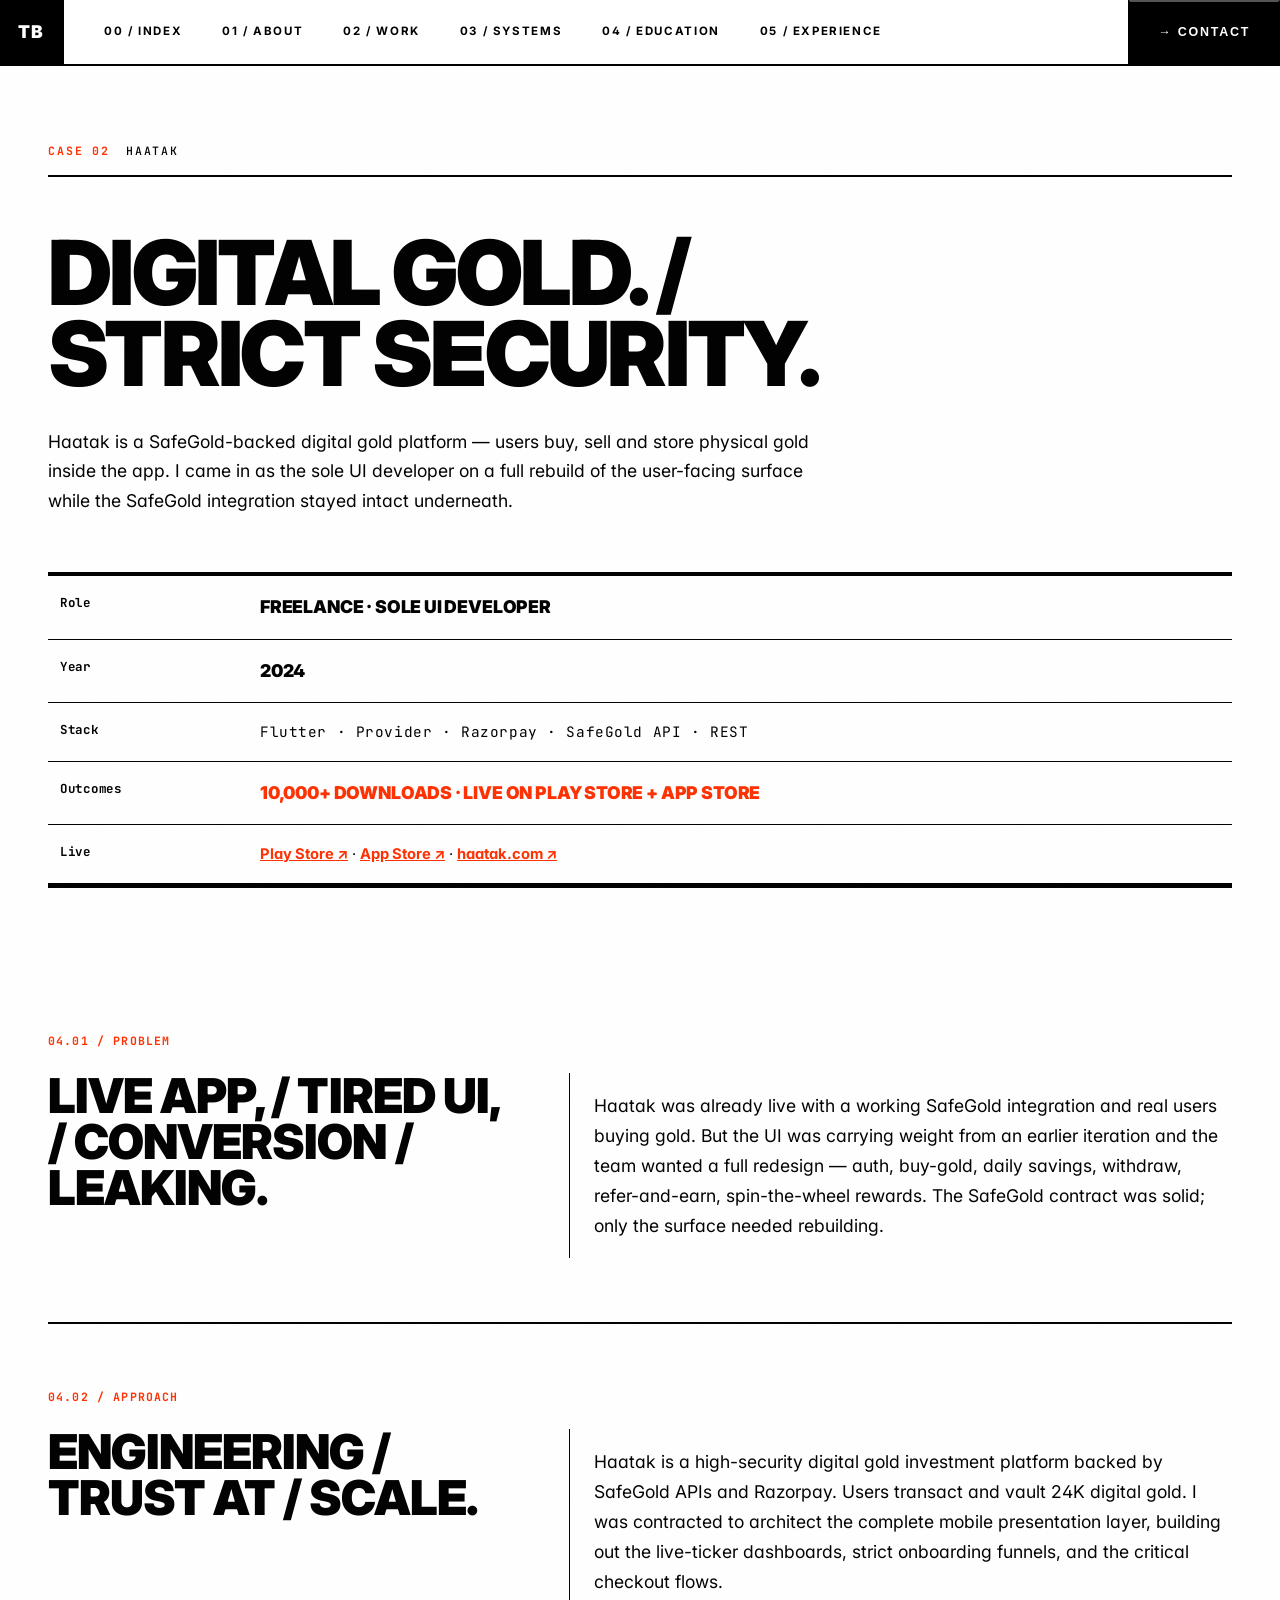
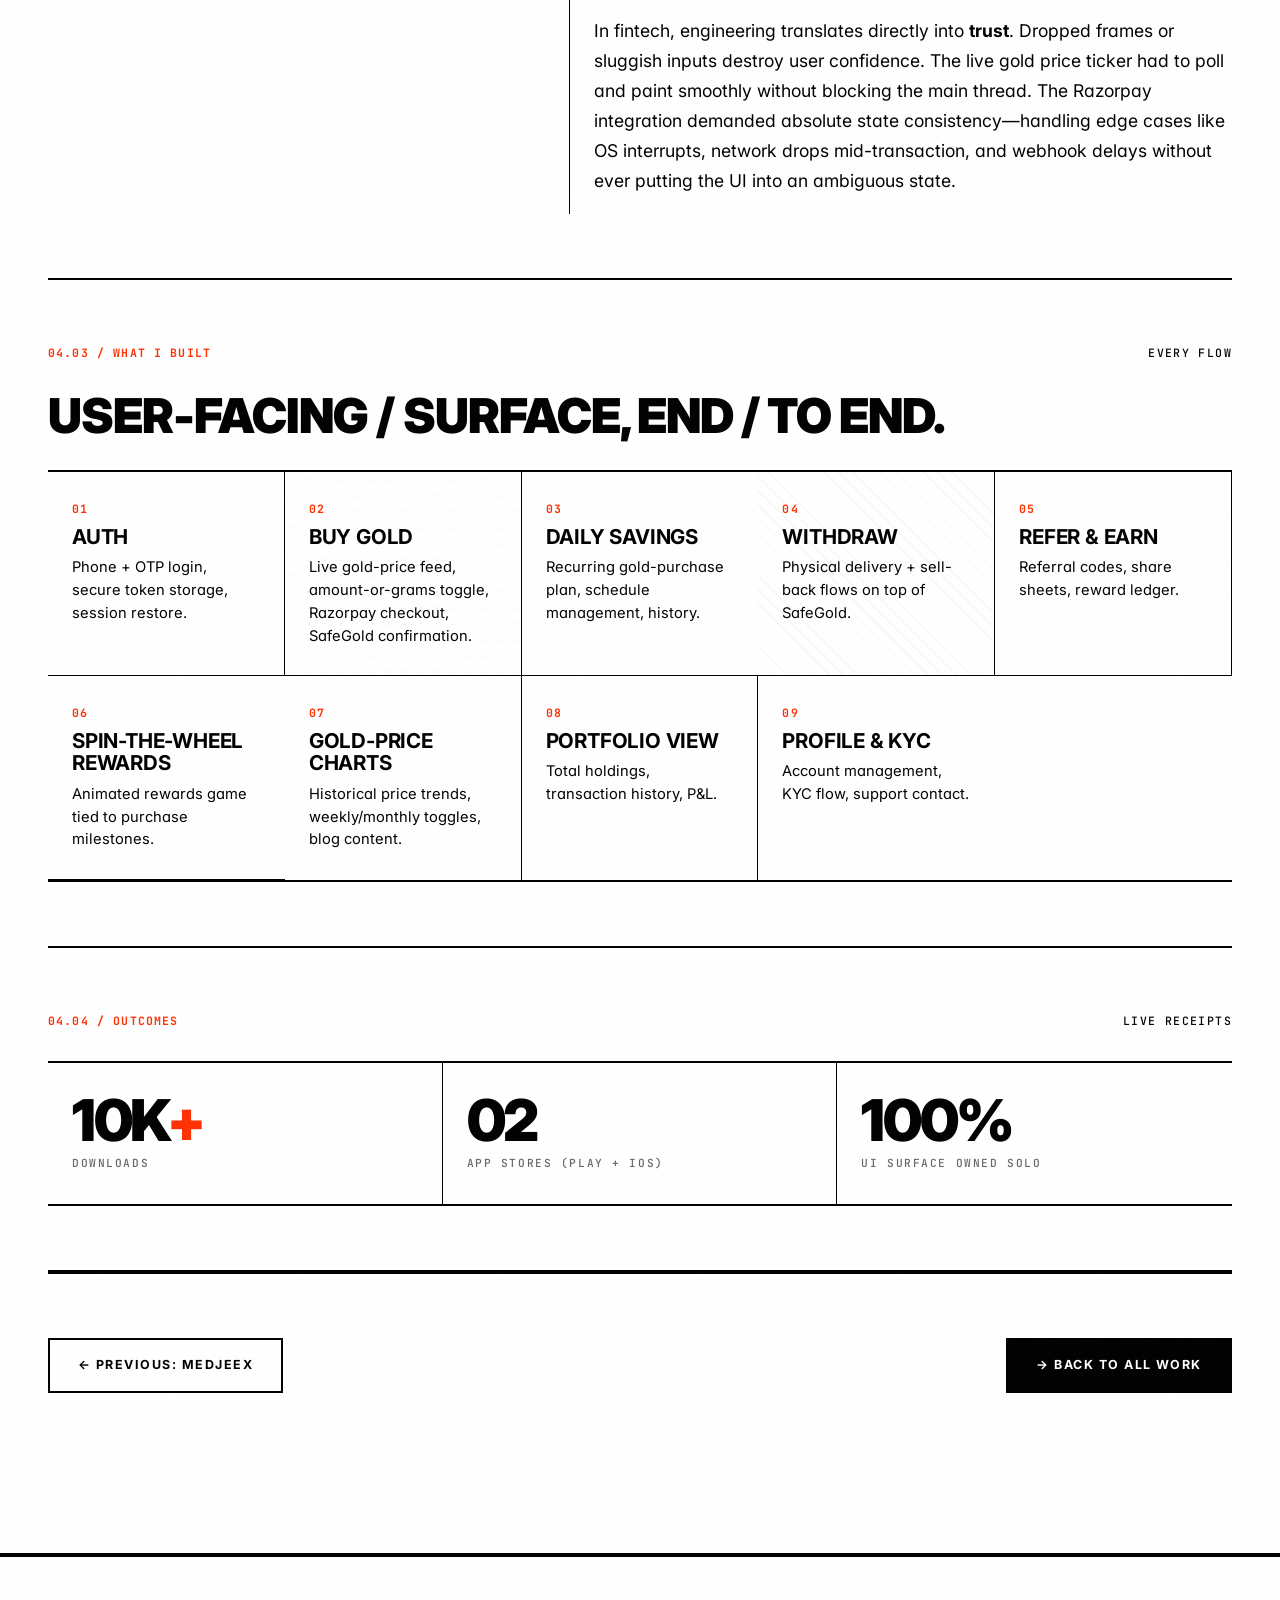
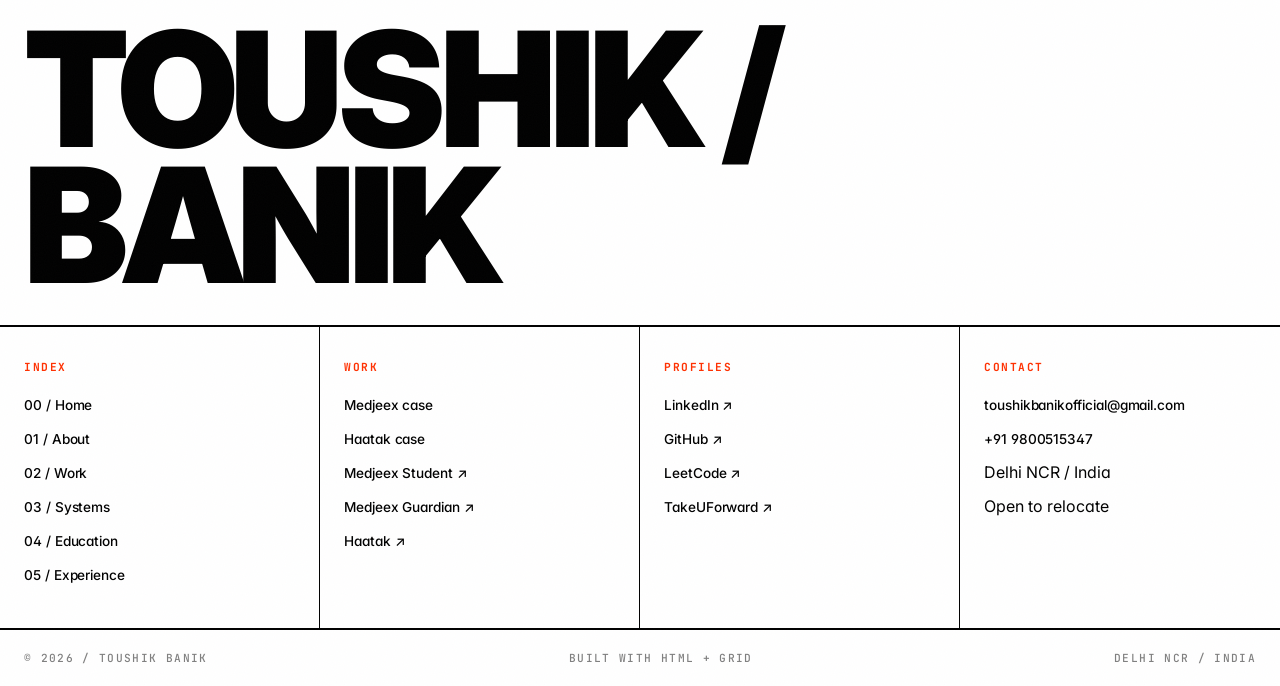
<file: case-haatak.html>
<!DOCTYPE html>
<html lang="en">
<head>
  <meta charset="UTF-8" />
  <meta name="viewport" content="width=device-width, initial-scale=1.0" />
  <title>Haatak Case Study — Toushik Banik</title>
  <meta name="description" content="A SafeGold-backed digital gold platform. Full UI rebuild, Razorpay integration, 10,000+ downloads. Sole UI developer." />
  <link rel="preconnect" href="https://fonts.googleapis.com" />
  <link rel="preconnect" href="https://fonts.gstatic.com" crossorigin />
  <link href="https://fonts.googleapis.com/css2?family=Inter:wght@400;500;700;900&family=JetBrains+Mono:wght@500;700&display=swap" rel="stylesheet" />
  <link rel="stylesheet" href="assets/swiss.css" />
  <link rel="icon" type="image/svg+xml" href="assets/favicon.svg" />
  <style>
    .hover-cell {
      transition: background 0.15s linear, color 0.15s linear;
      cursor: default;
    }
    .hover-cell:hover {
      background: var(--swiss-accent) !important;
      color: var(--swiss-white);
    }
    .hover-cell:hover .t-section-num,
    .hover-cell:hover .swiss-stat-label,
    .hover-cell:hover p {
      color: rgba(255,255,255,0.8);
    }
    .hover-cell:hover .t-h3,
    .hover-cell:hover .swiss-stat-num {
      color: var(--swiss-white);
    }
  </style>
</head>
<body class="swiss-noise">

<header class="swiss-nav">
  <div class="swiss-nav-inner">
    <a href="index.html" class="swiss-monogram" aria-label="Home">TB</a>
    <nav class="swiss-nav-links" aria-label="Primary">
      <a href="index.html" class="swiss-nav-link" data-hover="00 / Index"><span>00 / Index</span></a>
      <a href="about.html" class="swiss-nav-link" data-hover="01 / About"><span>01 / About</span></a>
      <a href="work.html" class="swiss-nav-link" data-hover="02 / Work"><span>02 / Work</span></a>
      <a href="systems.html" class="swiss-nav-link" data-hover="03 / Systems"><span>03 / Systems</span></a>
      <a href="learning.html" class="swiss-nav-link" data-hover="04 / Education"><span>04 / Education</span></a>
      <a href="experience.html" class="swiss-nav-link" data-hover="05 / Experience"><span>05 / Experience</span></a>
    </nav>
    <button id="swiss-hamburger" class="swiss-hamburger" aria-label="Menu">Menu <span class="swiss-hamburger-icon"><span></span><span></span><span></span></span></button>
    <a href="mailto:toushikbanikofficial@gmail.com" class="swiss-nav-cta">→ Contact</a>
  </div>
</header>

<div id="swiss-mobile-menu" class="swiss-mobile-menu">
  <button id="swiss-mobile-close" class="swiss-mobile-close">Close ×</button>
  <a href="index.html">00 / Index</a>
  <a href="about.html">01 / About</a>
  <a href="work.html">02 / Work</a>
  <a href="systems.html">03 / Systems</a>
  <a href="learning.html">04 / Education</a>
  <a href="experience.html">05 / Experience</a>
  <a href="mailto:toushikbanikofficial@gmail.com">→ Contact</a>
</div>

<main class="container-x" style="padding-top:48px;">

  <div class="page-marker">
    <span class="page-marker-num">Case 02</span>
    <span class="page-marker-title">Haatak</span>
  </div>

  <h1 class="t-h1" style="margin:0 0 32px;">Digital Gold. /<br/>Strict Security.</h1>
  <p class="t-body-lg" style="max-width:48rem; margin:0 0 56px;">
    Haatak is a SafeGold-backed digital gold platform &mdash; users buy, sell and store physical gold inside the app. I came in as the sole UI developer on a full rebuild of the user-facing surface while the SafeGold integration stayed intact underneath.
  </p>

  <!-- Meta -->
  <section style="margin-bottom:80px; border-top:4px solid var(--swiss-black); border-bottom:4px solid var(--swiss-black);">
    <table class="swiss-table" style="margin:0;">
      <tbody>
        <tr>
          <td class="col-year" style="width:200px;">Role</td>
          <td class="col-name">Freelance · Sole UI developer</td>
        </tr>
        <tr>
          <td class="col-year">Year</td>
          <td class="col-name">2024</td>
        </tr>
        <tr>
          <td class="col-year">Stack</td>
          <td class="col-stack" style="font-size:0.9rem;">Flutter · Provider · Razorpay · SafeGold API · REST</td>
        </tr>
        <tr>
          <td class="col-year">Outcomes</td>
          <td class="col-name t-accent">10,000+ downloads · Live on Play Store + App Store</td>
        </tr>
        <tr>
          <td class="col-year">Live</td>
          <td><a href="https://play.google.com/store/apps/details?id=com.copuchin.jarapp" target="_blank" rel="noopener" class="t-accent" style="font-weight:700;">Play Store ↗</a> · <a href="https://apps.apple.com/in/app/haatak/id6670161811" target="_blank" rel="noopener" class="t-accent" style="font-weight:700;">App Store ↗</a> · <a href="https://www.haatak.com" target="_blank" rel="noopener" class="t-accent" style="font-weight:700;">haatak.com ↗</a></td>
        </tr>
      </tbody>
    </table>
  </section>

  <!-- Problem -->
  <section style="padding:64px 0; border-bottom:2px solid var(--swiss-black);">
    <div style="display:flex; justify-content:space-between; align-items:baseline; margin-bottom:24px; flex-wrap:wrap; gap:12px;">
      <span class="t-section-num">04.01 / Problem</span>
    </div>
    <div class="grid-5-7">
      <h2 class="t-h2" style="margin:0;">Live app, / tired UI, / conversion / leaking.</h2>
      <div class="col-rule">
        <p class="t-body-lg">
          Haatak was already live with a working SafeGold integration and real users buying gold. But the UI was carrying weight from an earlier iteration and the team wanted a full redesign &mdash; auth, buy-gold, daily savings, withdraw, refer-and-earn, spin-the-wheel rewards. The SafeGold contract was solid; only the surface needed rebuilding.
        </p>
      </div>
    </div>
  </section>

  <!-- Approach -->
  <section style="padding:64px 0; border-bottom:2px solid var(--swiss-black);">
    <div style="display:flex; justify-content:space-between; align-items:baseline; margin-bottom:24px; flex-wrap:wrap; gap:12px;">
      <span class="t-section-num">04.02 / Approach</span>
    </div>
    <div class="grid-5-7">
      <h2 class="t-h2" style="margin:0;">Engineering / Trust at / Scale.</h2>
      <div class="col-rule">
        <p class="t-body-lg">
          Haatak is a high-security digital gold investment platform backed by SafeGold APIs and Razorpay. Users transact and vault 24K digital gold. I was contracted to architect the complete mobile presentation layer, building out the live-ticker dashboards, strict onboarding funnels, and the critical checkout flows.
        </p>
        <p class="t-body-lg" style="margin-top:20px;">
          In fintech, engineering translates directly into <strong>trust</strong>. Dropped frames or sluggish inputs destroy user confidence. The live gold price ticker had to poll and paint smoothly without blocking the main thread. The Razorpay integration demanded absolute state consistency—handling edge cases like OS interrupts, network drops mid-transaction, and webhook delays without ever putting the UI into an ambiguous state.
        </p>
      </div>
    </div>
  </section>

  <!-- What I built -->
  <section style="padding:64px 0; border-bottom:2px solid var(--swiss-black);">
    <div style="display:flex; justify-content:space-between; align-items:baseline; margin-bottom:32px; flex-wrap:wrap; gap:12px;">
      <span class="t-section-num">04.03 / What I built</span>
      <span class="t-label">Every flow</span>
    </div>
    <h2 class="t-h2" style="margin:0 0 32px;">User-facing / surface, end / to end.</h2>

    <div style="border-top:2px solid var(--swiss-black); border-bottom:2px solid var(--swiss-black);">
      <div style="display:grid; grid-template-columns:repeat(auto-fit, minmax(200px, 1fr)); gap:0;">
        <div class="hover-cell" style="padding:28px 24px; border-right:1px solid var(--swiss-black); border-bottom:1px solid var(--swiss-black);">
          <div class="t-section-num">01</div>
          <h3 class="t-h3" style="margin:8px 0 8px;">Auth</h3>
          <p style="margin:0; font-size:0.92rem; line-height:1.55;">Phone + OTP login, secure token storage, session restore.</p>
        </div>
        <div class="hover-cell swiss-dots" style="padding:28px 24px; border-right:1px solid var(--swiss-black); border-bottom:1px solid var(--swiss-black);">
          <div class="t-section-num">02</div>
          <h3 class="t-h3" style="margin:8px 0 8px;">Buy gold</h3>
          <p style="margin:0; font-size:0.92rem; line-height:1.55;">Live gold-price feed, amount-or-grams toggle, Razorpay checkout, SafeGold confirmation.</p>
        </div>
        <div class="hover-cell" style="padding:28px 24px; border-bottom:1px solid var(--swiss-black);">
          <div class="t-section-num">03</div>
          <h3 class="t-h3" style="margin:8px 0 8px;">Daily savings</h3>
          <p style="margin:0; font-size:0.92rem; line-height:1.55;">Recurring gold-purchase plan, schedule management, history.</p>
        </div>
        <div class="hover-cell swiss-diagonal" style="padding:28px 24px; border-right:1px solid var(--swiss-black); border-bottom:1px solid var(--swiss-black);">
          <div class="t-section-num">04</div>
          <h3 class="t-h3" style="margin:8px 0 8px;">Withdraw</h3>
          <p style="margin:0; font-size:0.92rem; line-height:1.55;">Physical delivery + sell-back flows on top of SafeGold.</p>
        </div>
        <div class="hover-cell" style="padding:28px 24px; border-right:1px solid var(--swiss-black); border-bottom:1px solid var(--swiss-black);">
          <div class="t-section-num">05</div>
          <h3 class="t-h3" style="margin:8px 0 8px;">Refer &amp; earn</h3>
          <p style="margin:0; font-size:0.92rem; line-height:1.55;">Referral codes, share sheets, reward ledger.</p>
        </div>
        <div class="hover-cell" style="padding:28px 24px; border-bottom:1px solid var(--swiss-black);">
          <div class="t-section-num">06</div>
          <h3 class="t-h3" style="margin:8px 0 8px;">Spin-the-wheel rewards</h3>
          <p style="margin:0; font-size:0.92rem; line-height:1.55;">Animated rewards game tied to purchase milestones.</p>
        </div>
        <div class="hover-cell" style="padding:28px 24px; border-right:1px solid var(--swiss-black);">
          <div class="t-section-num">07</div>
          <h3 class="t-h3" style="margin:8px 0 8px;">Gold-price charts</h3>
          <p style="margin:0; font-size:0.92rem; line-height:1.55;">Historical price trends, weekly/monthly toggles, blog content.</p>
        </div>
        <div class="hover-cell" style="padding:28px 24px; border-right:1px solid var(--swiss-black);">
          <div class="t-section-num">08</div>
          <h3 class="t-h3" style="margin:8px 0 8px;">Portfolio view</h3>
          <p style="margin:0; font-size:0.92rem; line-height:1.55;">Total holdings, transaction history, P&amp;L.</p>
        </div>
        <div class="hover-cell" style="padding:28px 24px;">
          <div class="t-section-num">09</div>
          <h3 class="t-h3" style="margin:8px 0 8px;">Profile &amp; KYC</h3>
          <p style="margin:0; font-size:0.92rem; line-height:1.55;">Account management, KYC flow, support contact.</p>
        </div>
      </div>
    </div>
  </section>

  <!-- Outcomes -->
  <section style="padding:64px 0; border-bottom:4px solid var(--swiss-black);">
    <div style="display:flex; justify-content:space-between; align-items:baseline; margin-bottom:32px; flex-wrap:wrap; gap:12px;">
      <span class="t-section-num">04.04 / Outcomes</span>
      <span class="t-label">Live receipts</span>
    </div>

    <div style="display:grid; grid-template-columns:repeat(auto-fit, minmax(140px, 1fr)); gap:0; border-top:2px solid var(--swiss-black); border-bottom:2px solid var(--swiss-black);">
      <div class="hover-cell" style="padding:32px 24px; border-right:1px solid var(--swiss-black);">
        <div class="swiss-stat-num">10K<span style="color:var(--swiss-accent);">+</span></div>
        <div class="swiss-stat-label">Downloads</div>
      </div>
      <div class="hover-cell" style="padding:32px 24px; border-right:1px solid var(--swiss-black);">
        <div class="swiss-stat-num">02</div>
        <div class="swiss-stat-label">App stores (Play + iOS)</div>
      </div>
      <div class="hover-cell" style="padding:32px 24px;">
        <div class="swiss-stat-num">100%</div>
        <div class="swiss-stat-label">UI surface owned solo</div>
      </div>
    </div>
  </section>

  <!-- Closing CTA -->
  <section style="padding:64px 0; display:flex; justify-content:space-between; flex-wrap:wrap; gap:24px;">
    <a href="case-medjeex.html" class="btn-secondary">← Previous: Medjeex</a>
    <a href="work.html" class="btn-primary">→ Back to all work</a>
  </section>

</main>


<footer class="swiss-footer">
  <div class="swiss-footer-name">Toushik / Banik</div>
  <div class="swiss-footer-grid">
    <div class="swiss-footer-col">
      <h4>Index</h4>
      <ul>
        <li><a href="index.html">00 / Home</a></li>
        <li><a href="about.html">01 / About</a></li>
        <li><a href="work.html">02 / Work</a></li>
        <li><a href="systems.html">03 / Systems</a></li>
        <li><a href="learning.html">04 / Education</a></li>
        <li><a href="experience.html">05 / Experience</a></li>
      </ul>
    </div>
    <div class="swiss-footer-col">
      <h4>Work</h4>
      <ul>
        <li><a href="case-medjeex.html">Medjeex case</a></li>
        <li><a href="case-haatak.html">Haatak case</a></li>
        <li><a href="https://play.google.com/store/apps/details?id=com.medjeex.medjeex_app" target="_blank" rel="noopener">Medjeex Student ↗</a></li>
        <li><a href="https://play.google.com/store/apps/details?id=com.medjeex.parent.app" target="_blank" rel="noopener">Medjeex Guardian ↗</a></li>
        <li><a href="https://play.google.com/store/apps/details?id=com.copuchin.jarapp" target="_blank" rel="noopener">Haatak ↗</a></li>
      </ul>
    </div>
    <div class="swiss-footer-col">
      <h4>Profiles</h4>
      <ul>
        <li><a href="https://www.linkedin.com/in/toushikbanik/" target="_blank" rel="noopener">LinkedIn ↗</a></li>
        <li><a href="https://github.com/ToushikBanik123" target="_blank" rel="noopener">GitHub ↗</a></li>
        <li><a href="https://leetcode.com/u/toushikbanikeducation/" target="_blank" rel="noopener">LeetCode ↗</a></li>
        <li><a href="https://takeuforward.org/profile/Toushik" target="_blank" rel="noopener">TakeUForward ↗</a></li>
      </ul>
    </div>
    <div class="swiss-footer-col">
      <h4>Contact</h4>
      <ul>
        <li><a href="mailto:toushikbanikofficial@gmail.com" data-copy-email>toushikbanikofficial@gmail.com</a></li>
        <li><a href="tel:+919800515347">+91 9800515347</a></li>
        <li>Delhi NCR / India</li>
        <li>Open to relocate</li>
      </ul>
    </div>
  </div>
  <div class="swiss-footer-bottom">
    <span>© 2026 / Toushik Banik</span>
    <span>Built with HTML + Grid</span>
    <span>Delhi NCR / India</span>
  </div>
</footer>

<script src="assets/swiss.js"></script>
</body>
</html>
</file>
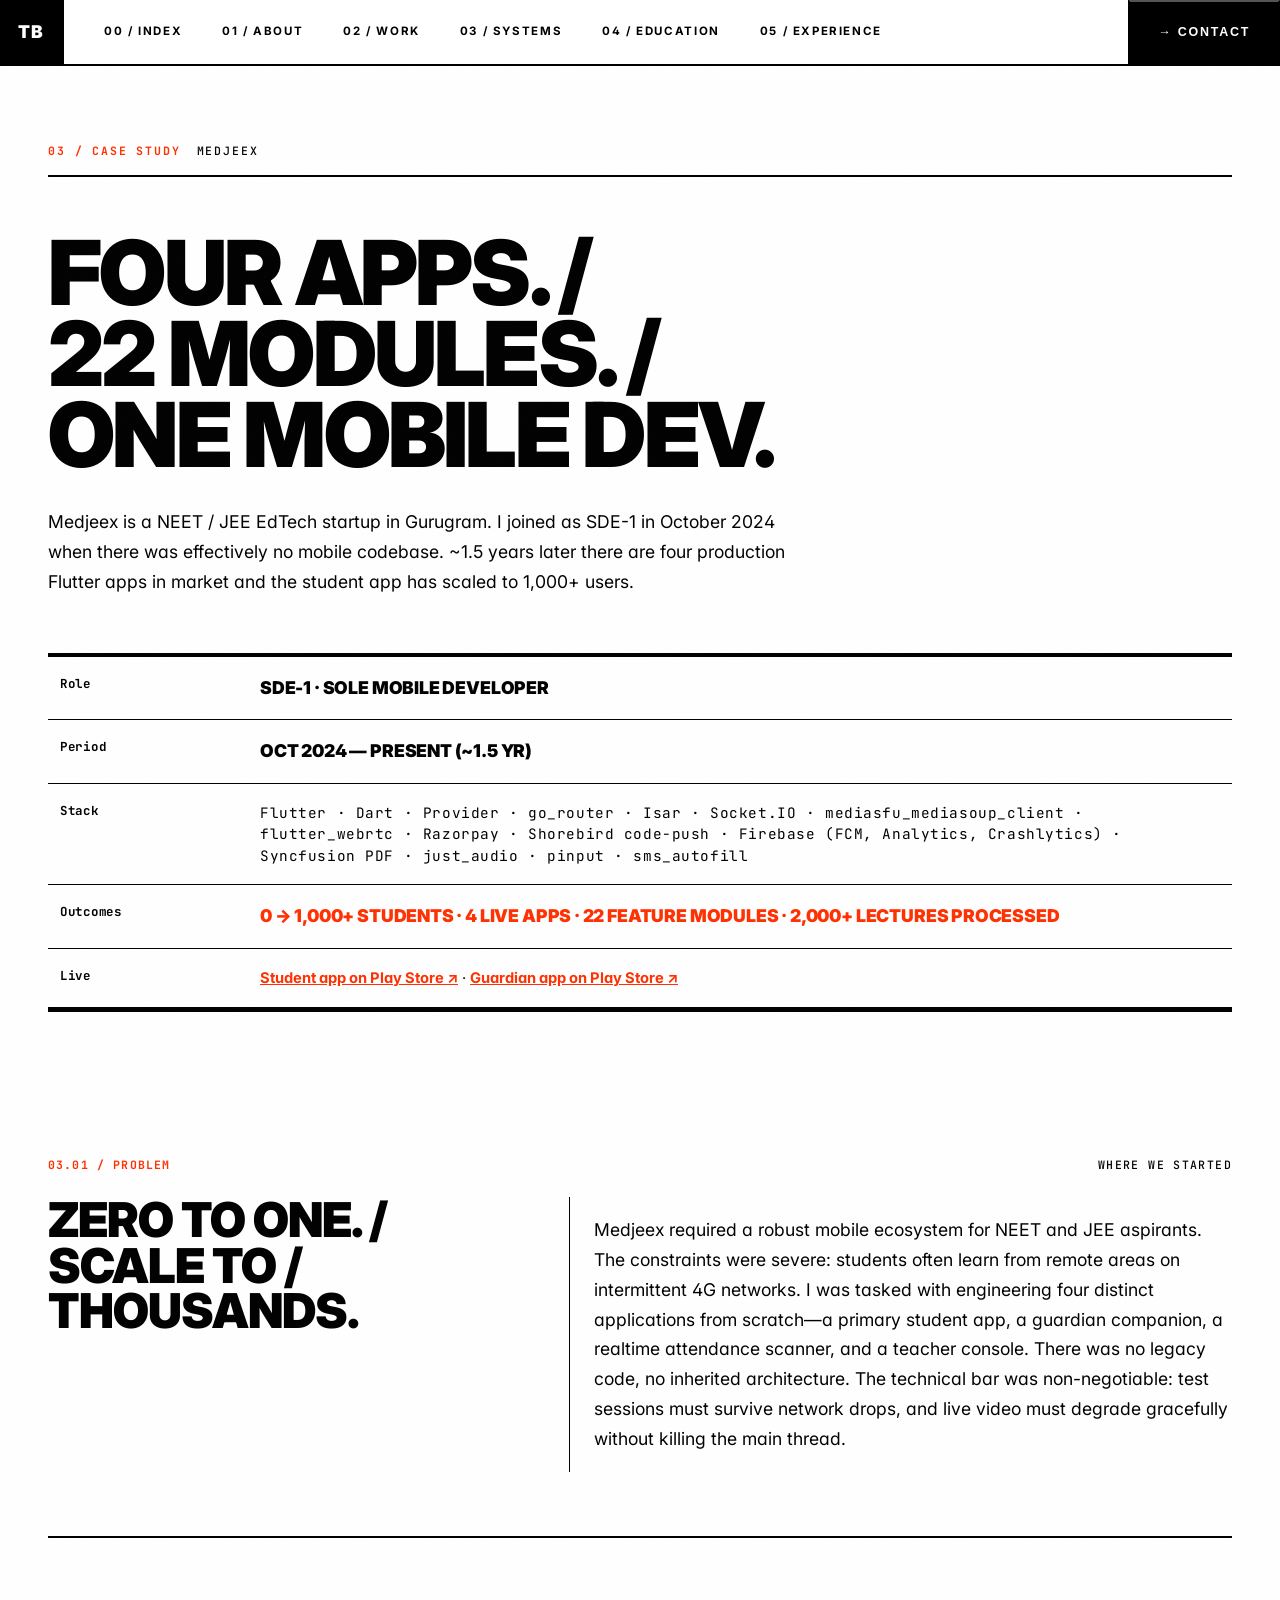
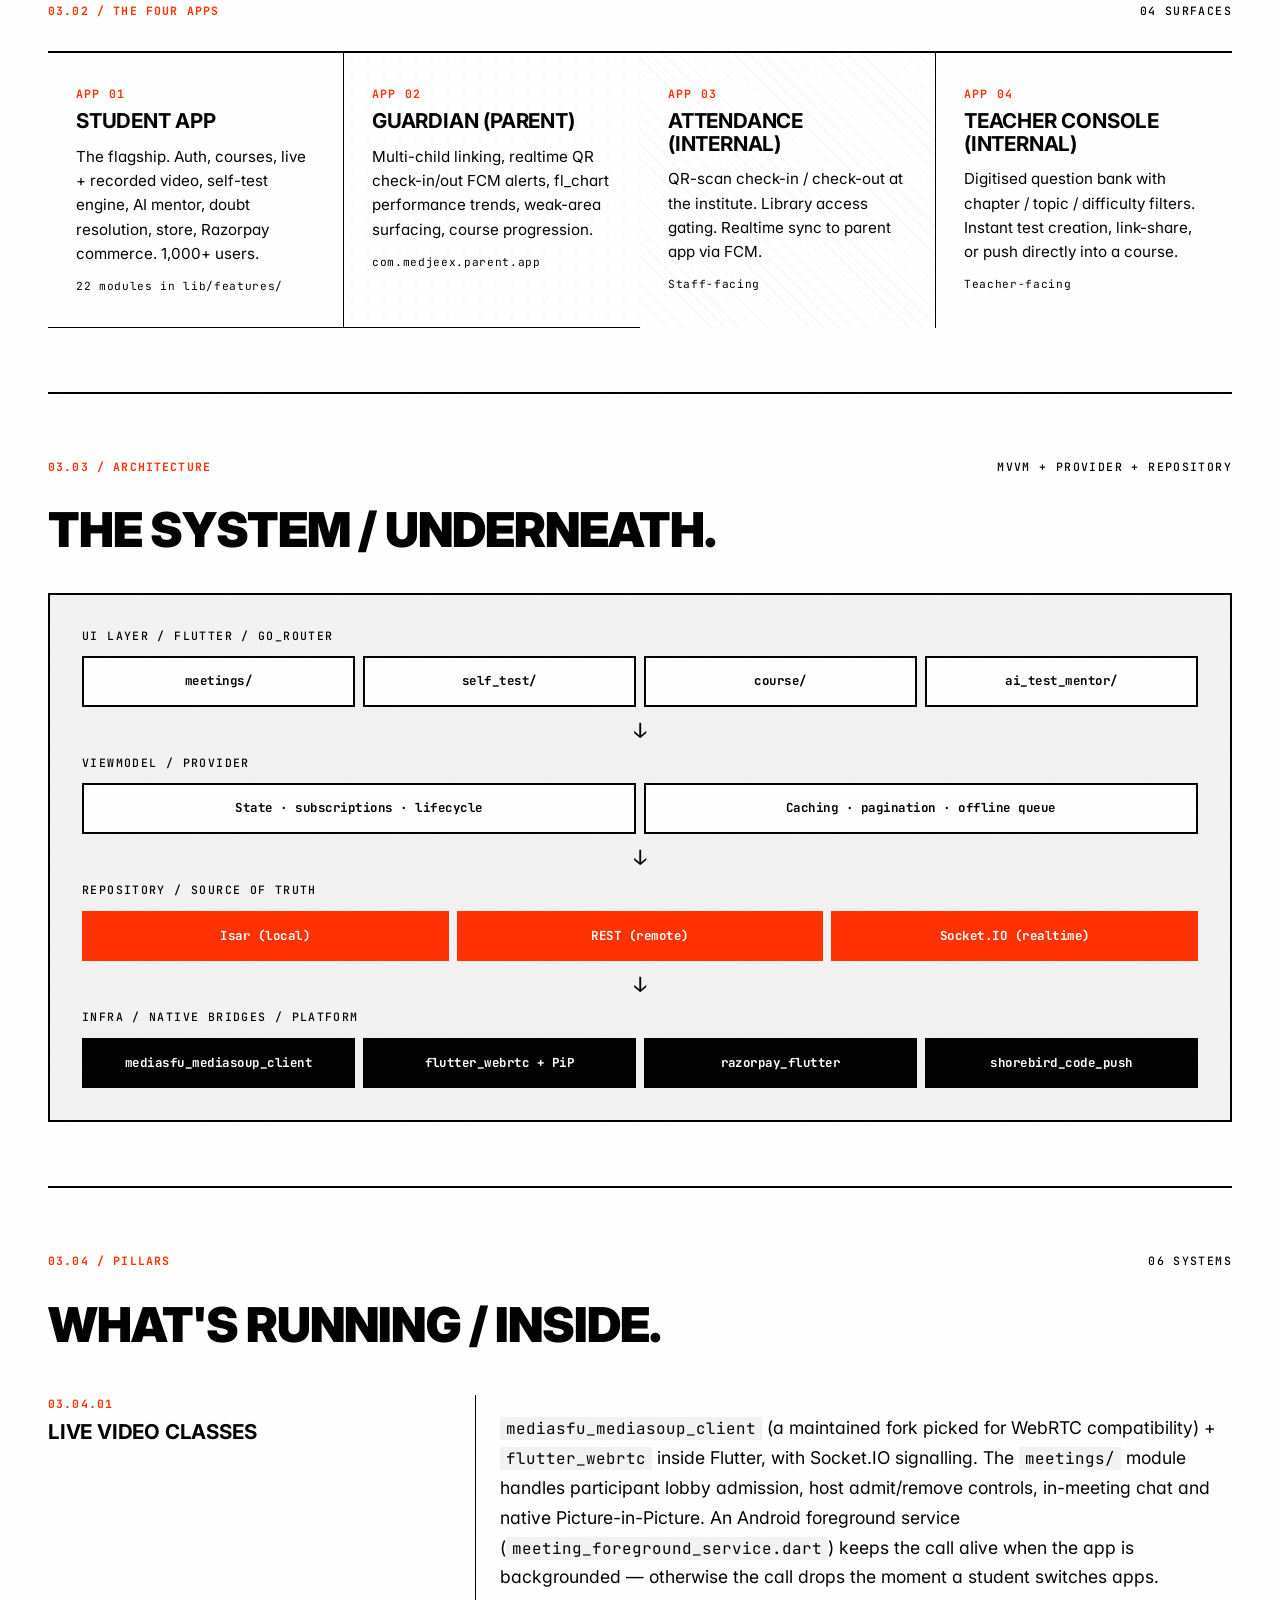
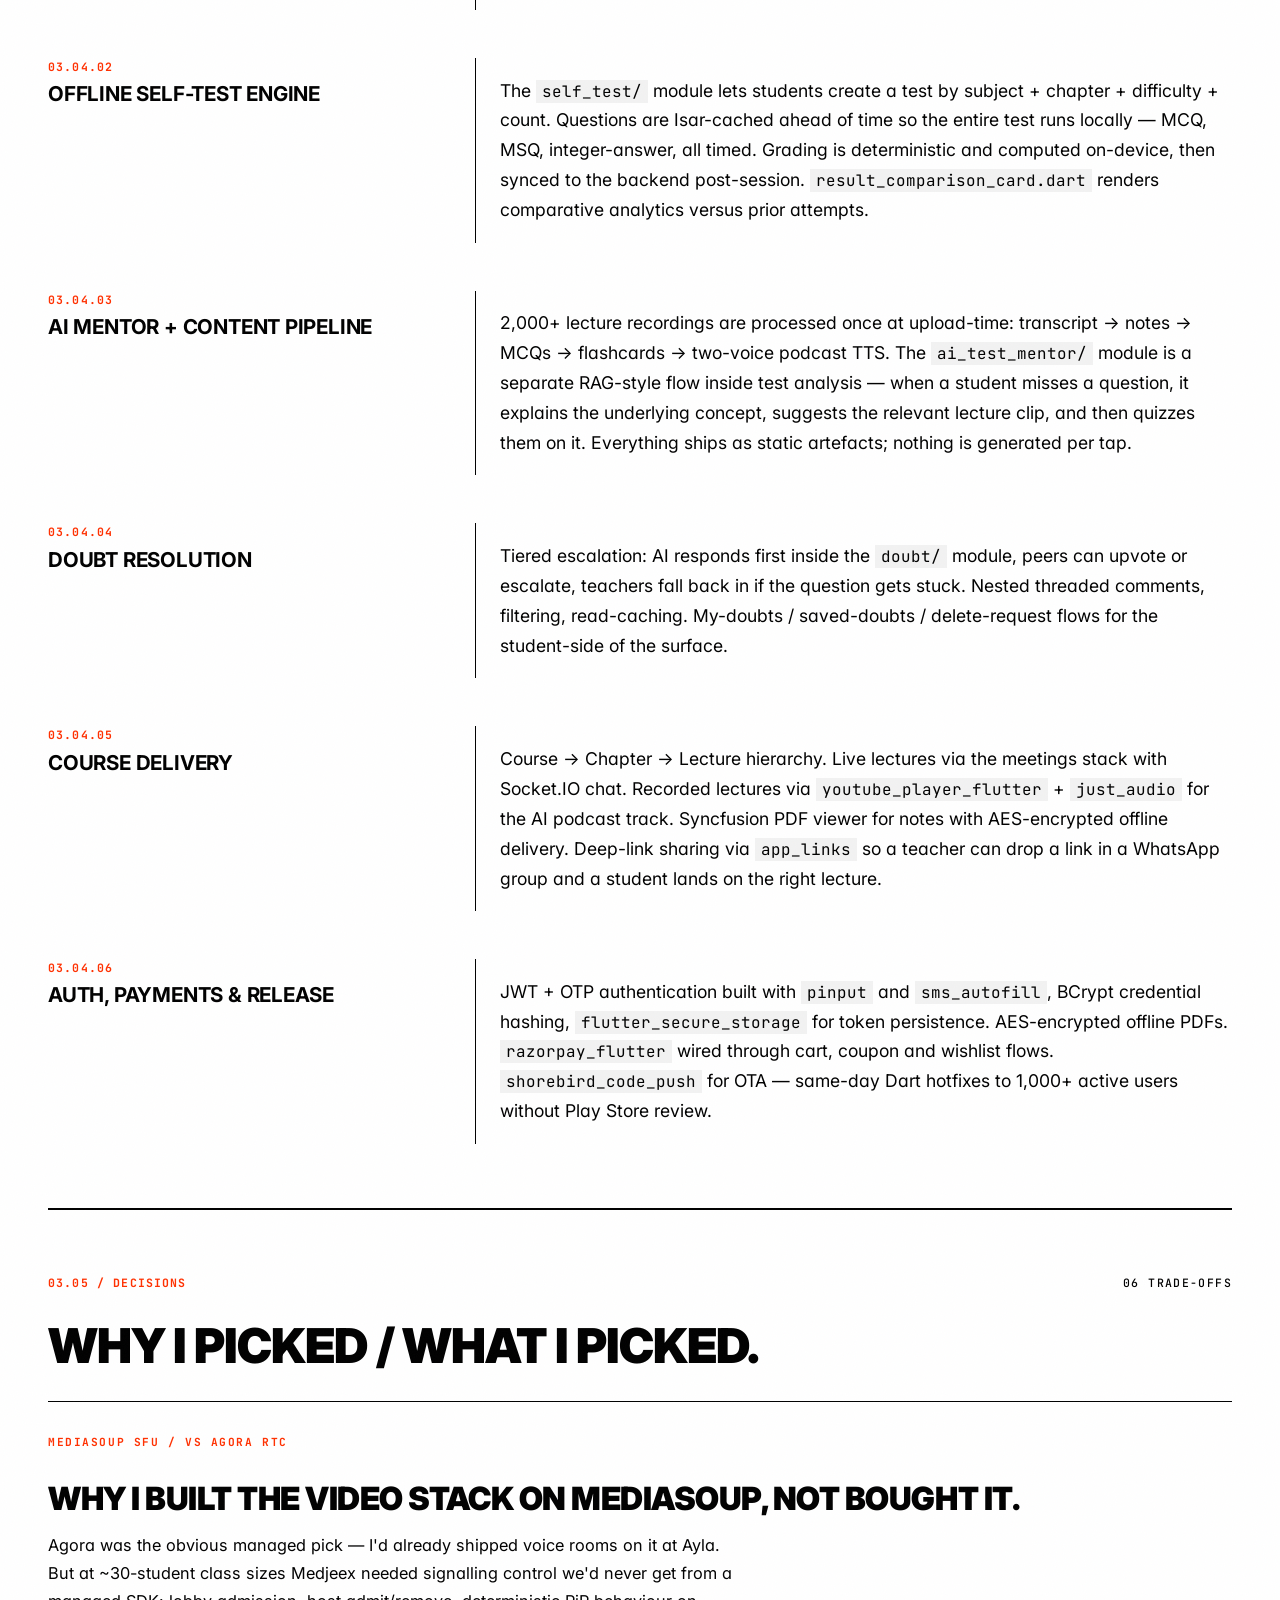
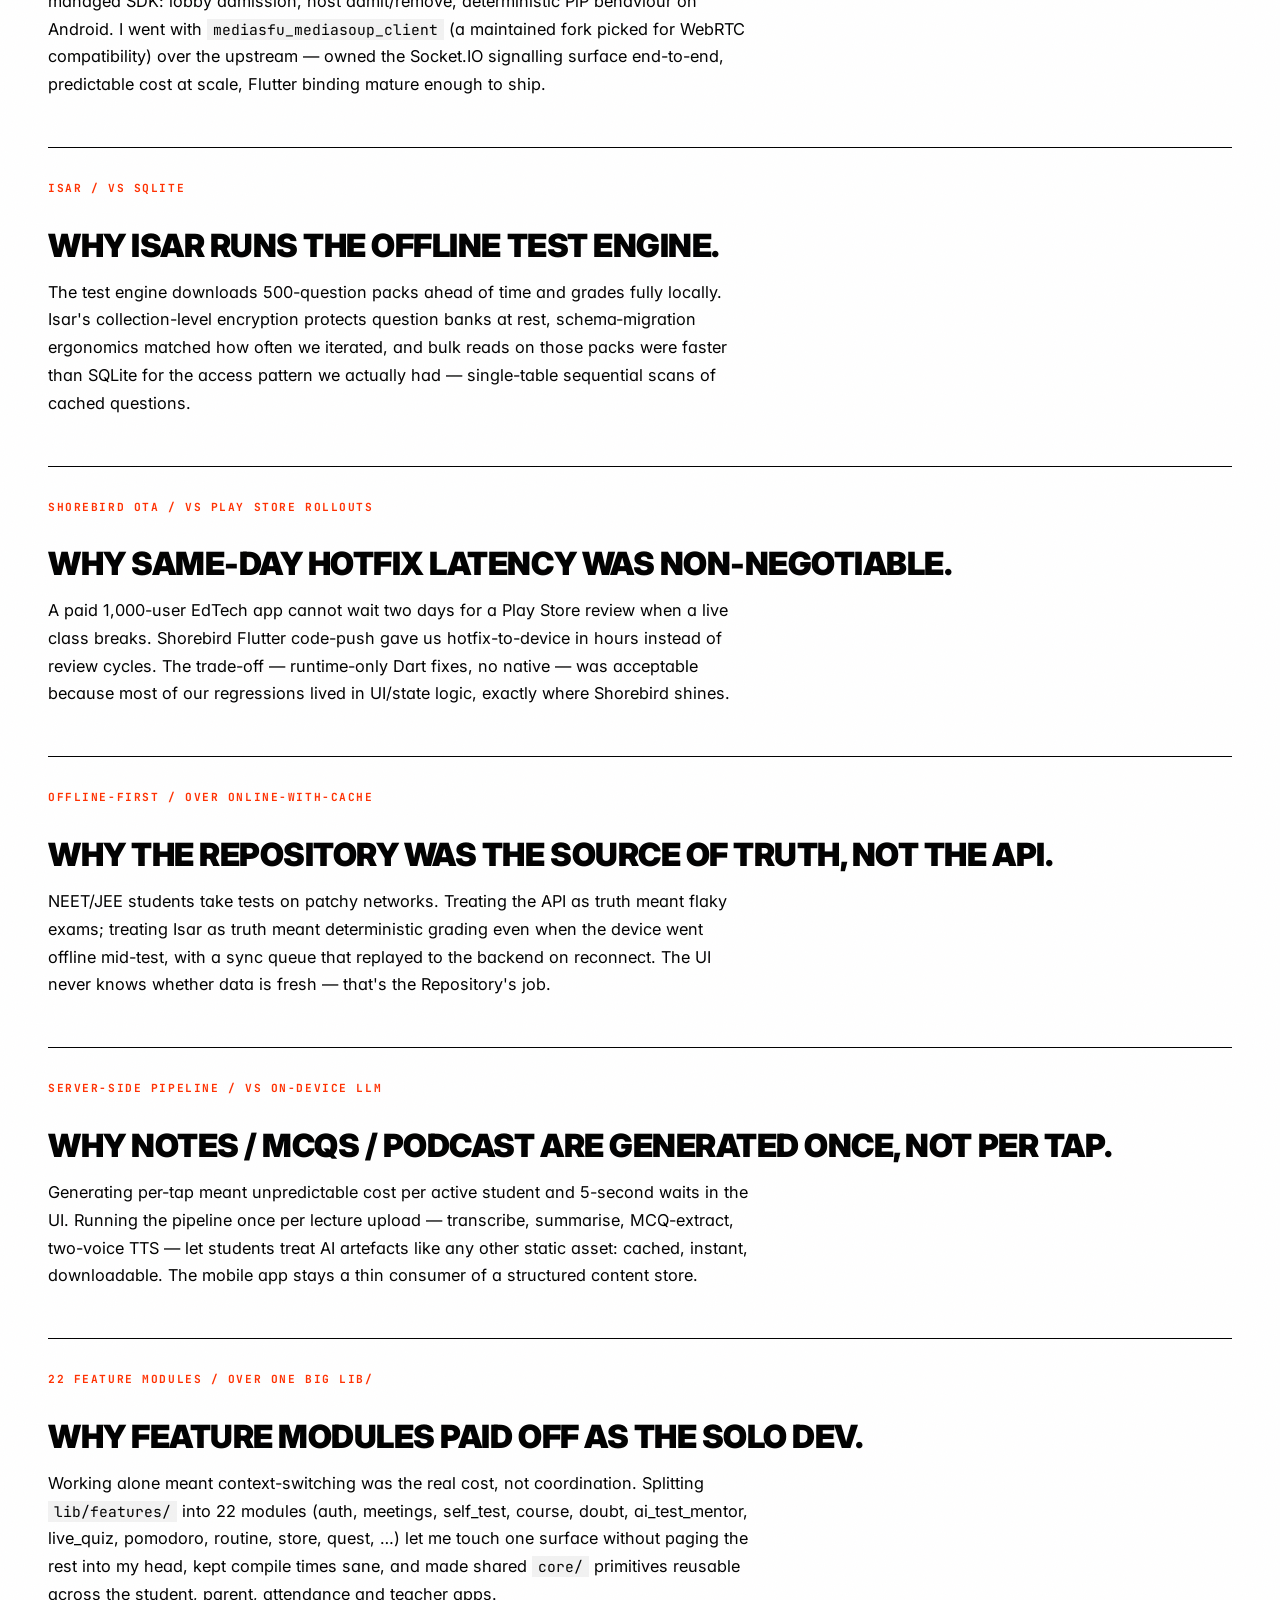
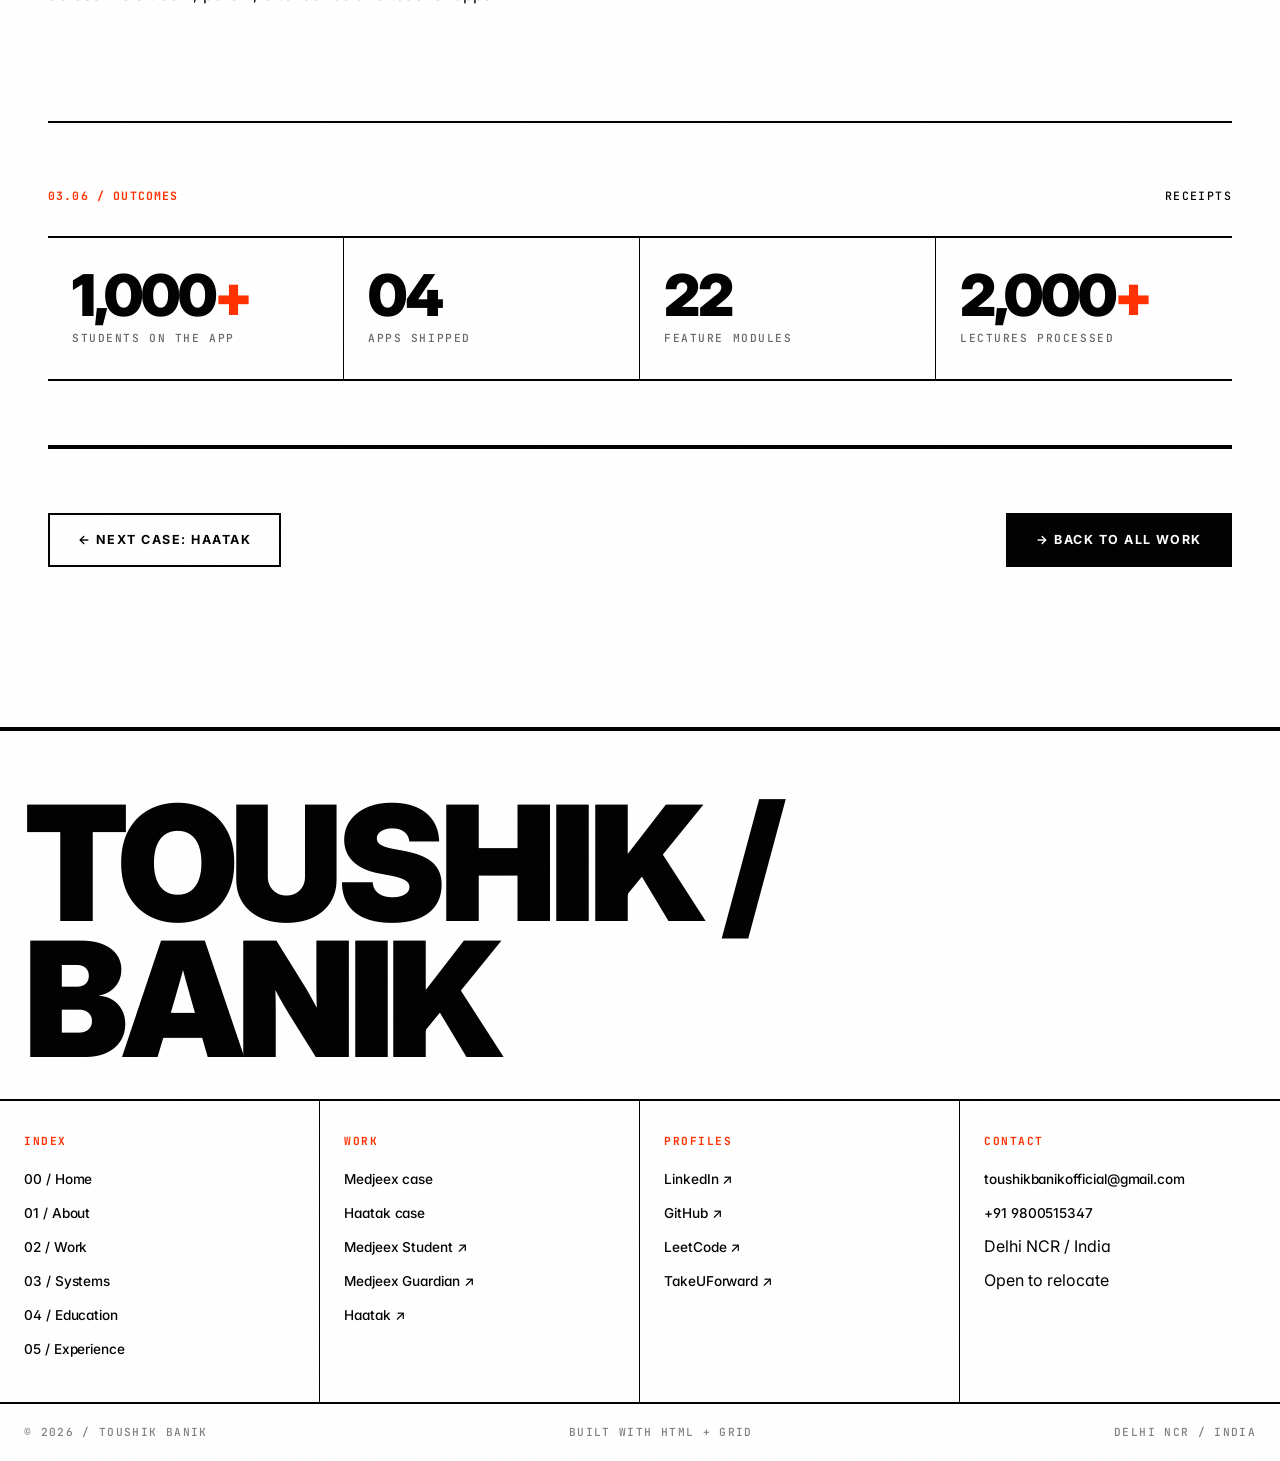
<file: case-medjeex.html>
<!DOCTYPE html>
<html lang="en">
<head>
  <meta charset="UTF-8" />
  <meta name="viewport" content="width=device-width, initial-scale=1.0" />
  <title>Medjeex Case Study — Toushik Banik</title>
  <meta name="description" content="Four apps. 22 feature modules. One mobile dev. The technical monograph on Medjeex: Mediasoup SFU live classes, offline-first test engine, AI mentor pipeline." />
  <link rel="preconnect" href="https://fonts.googleapis.com" />
  <link rel="preconnect" href="https://fonts.gstatic.com" crossorigin />
  <link href="https://fonts.googleapis.com/css2?family=Inter:wght@400;500;700;900&family=JetBrains+Mono:wght@500;700&display=swap" rel="stylesheet" />
  <link rel="stylesheet" href="assets/swiss.css" />
  <link rel="icon" type="image/svg+xml" href="assets/favicon.svg" />
</head>
<body class="swiss-noise">

<header class="swiss-nav">
  <div class="swiss-nav-inner">
    <a href="index.html" class="swiss-monogram" aria-label="Home">TB</a>
    <nav class="swiss-nav-links" aria-label="Primary">
      <a href="index.html" class="swiss-nav-link" data-hover="00 / Index"><span>00 / Index</span></a>
      <a href="about.html" class="swiss-nav-link" data-hover="01 / About"><span>01 / About</span></a>
      <a href="work.html" class="swiss-nav-link" data-hover="02 / Work"><span>02 / Work</span></a>
      <a href="systems.html" class="swiss-nav-link" data-hover="03 / Systems"><span>03 / Systems</span></a>
      <a href="learning.html" class="swiss-nav-link" data-hover="04 / Education"><span>04 / Education</span></a>
      <a href="experience.html" class="swiss-nav-link" data-hover="05 / Experience"><span>05 / Experience</span></a>
    </nav>
    <button id="swiss-hamburger" class="swiss-hamburger" aria-label="Menu">Menu <span class="swiss-hamburger-icon"><span></span><span></span><span></span></span></button>
    <a href="mailto:toushikbanikofficial@gmail.com" class="swiss-nav-cta">→ Contact</a>
  </div>
</header>

<div id="swiss-mobile-menu" class="swiss-mobile-menu">
  <button id="swiss-mobile-close" class="swiss-mobile-close">Close ×</button>
  <a href="index.html">00 / Index</a>
  <a href="about.html">01 / About</a>
  <a href="work.html">02 / Work</a>
  <a href="systems.html">03 / Systems</a>
  <a href="learning.html">04 / Education</a>
  <a href="experience.html">05 / Experience</a>
  <a href="mailto:toushikbanikofficial@gmail.com">→ Contact</a>
</div>

<main class="container-x" style="padding-top:48px;">

  <div class="page-marker">
    <span class="page-marker-num">03 / Case study</span>
    <span class="page-marker-title">Medjeex</span>
  </div>

  <h1 class="t-h1" style="margin:0 0 32px;">Four apps. /<br/>22 modules. /<br/>One mobile dev.</h1>
  <p class="t-body-lg" style="max-width:48rem; margin:0 0 56px;">
    Medjeex is a NEET / JEE EdTech startup in Gurugram. I joined as SDE-1 in October 2024 when there was effectively no mobile codebase. ~1.5 years later there are four production Flutter apps in market and the student app has scaled to 1,000+ users.
  </p>

  <!-- Meta table -->
  <section style="margin-bottom:80px; border-top:4px solid var(--swiss-black); border-bottom:4px solid var(--swiss-black);">
    <table class="swiss-table" style="margin:0;">
      <tbody>
        <tr>
          <td class="col-year" style="width:200px;">Role</td>
          <td class="col-name">SDE-1 · Sole mobile developer</td>
        </tr>
        <tr>
          <td class="col-year">Period</td>
          <td class="col-name">Oct 2024 — Present (~1.5 yr)</td>
        </tr>
        <tr>
          <td class="col-year">Stack</td>
          <td class="col-stack" style="font-size:0.9rem;">Flutter · Dart · Provider · go_router · Isar · Socket.IO · mediasfu_mediasoup_client · flutter_webrtc · Razorpay · Shorebird code-push · Firebase (FCM, Analytics, Crashlytics) · Syncfusion PDF · just_audio · pinput · sms_autofill</td>
        </tr>
        <tr>
          <td class="col-year">Outcomes</td>
          <td class="col-name t-accent">0 → 1,000+ students · 4 live apps · 22 feature modules · 2,000+ lectures processed</td>
        </tr>
        <tr>
          <td class="col-year">Live</td>
          <td><a href="https://play.google.com/store/apps/details?id=com.medjeex.medjeex_app" target="_blank" rel="noopener" class="t-accent" style="font-weight:700;">Student app on Play Store ↗</a> · <a href="https://play.google.com/store/apps/details?id=com.medjeex.parent.app" target="_blank" rel="noopener" class="t-accent" style="font-weight:700;">Guardian app on Play Store ↗</a></td>
        </tr>
      </tbody>
    </table>
  </section>

  <!-- 03.01 PROBLEM -->
  <section style="padding:64px 0; border-bottom:2px solid var(--swiss-black);">
    <div style="display:flex; justify-content:space-between; align-items:baseline; margin-bottom:24px; flex-wrap:wrap; gap:12px;">
      <span class="t-section-num">03.01 / Problem</span>
      <span class="t-label">Where we started</span>
    </div>
    <div class="grid-5-7">
      <h2 class="t-h2" style="margin:0;">Zero to One. / Scale to / Thousands.</h2>
      <div class="col-rule">
        <p class="t-body-lg">
          Medjeex required a robust mobile ecosystem for NEET and JEE aspirants. The constraints were severe: students often learn from remote areas on intermittent 4G networks. I was tasked with engineering four distinct applications from scratch—a primary student app, a guardian companion, a realtime attendance scanner, and a teacher console. There was no legacy code, no inherited architecture. The technical bar was non-negotiable: test sessions must survive network drops, and live video must degrade gracefully without killing the main thread.
        </p>
      </div>
    </div>
  </section>

  <!-- 03.02 THE FOUR APPS -->
  <section style="padding:64px 0; border-bottom:2px solid var(--swiss-black);">
    <div style="display:flex; justify-content:space-between; align-items:baseline; margin-bottom:32px; flex-wrap:wrap; gap:12px;">
      <span class="t-section-num">03.02 / The four apps</span>
      <span class="t-label">04 surfaces</span>
    </div>

    <div style="display:grid; grid-template-columns:repeat(auto-fit, minmax(140px, 1fr)); gap:0; border-top:2px solid var(--swiss-black);">
      <div class="hover-cell" style="padding:32px 28px; border-right:1px solid var(--swiss-black); border-bottom:1px solid var(--swiss-black);">
        <div class="t-section-num">App 01</div>
        <h3 class="t-h3" style="margin:8px 0 12px;">Student App</h3>
        <p style="margin:0 0 12px; font-size:0.95rem; line-height:1.6;">The flagship. Auth, courses, live + recorded video, self-test engine, AI mentor, doubt resolution, store, Razorpay commerce. 1,000+ users.</p>
        <div class="t-mono" style="font-size:0.7rem; letter-spacing:0.06em;">22 modules in lib/features/</div>
      </div>
      <div class="hover-cell swiss-dots" style="padding:32px 28px; border-bottom:1px solid var(--swiss-black);">
        <div class="t-section-num">App 02</div>
        <h3 class="t-h3" style="margin:8px 0 12px;">Guardian (Parent)</h3>
        <p style="margin:0 0 12px; font-size:0.95rem; line-height:1.6;">Multi-child linking, realtime QR check-in/out FCM alerts, fl_chart performance trends, weak-area surfacing, course progression.</p>
        <div class="t-mono" style="font-size:0.7rem; letter-spacing:0.06em;">com.medjeex.parent.app</div>
      </div>
      <div class="hover-cell swiss-diagonal" style="padding:32px 28px; border-right:1px solid var(--swiss-black);">
        <div class="t-section-num">App 03</div>
        <h3 class="t-h3" style="margin:8px 0 12px;">Attendance (internal)</h3>
        <p style="margin:0 0 12px; font-size:0.95rem; line-height:1.6;">QR-scan check-in / check-out at the institute. Library access gating. Realtime sync to parent app via FCM.</p>
        <div class="t-mono" style="font-size:0.7rem; letter-spacing:0.06em;">Staff-facing</div>
      </div>
      <div class="hover-cell" style="padding:32px 28px;">
        <div class="t-section-num">App 04</div>
        <h3 class="t-h3" style="margin:8px 0 12px;">Teacher Console (internal)</h3>
        <p style="margin:0 0 12px; font-size:0.95rem; line-height:1.6;">Digitised question bank with chapter / topic / difficulty filters. Instant test creation, link-share, or push directly into a course.</p>
        <div class="t-mono" style="font-size:0.7rem; letter-spacing:0.06em;">Teacher-facing</div>
      </div>
    </div>
  </section>

  <!-- 03.03 ARCHITECTURE -->
  <section style="padding:64px 0; border-bottom:2px solid var(--swiss-black);">
    <div style="display:flex; justify-content:space-between; align-items:baseline; margin-bottom:32px; flex-wrap:wrap; gap:12px;">
      <span class="t-section-num">03.03 / Architecture</span>
      <span class="t-label">MVVM + Provider + Repository</span>
    </div>

    <h2 class="t-h2" style="margin:0 0 40px;">The system / underneath.</h2>

    <div style="border:2px solid var(--swiss-black); padding:32px; background:var(--swiss-muted);" class="swiss-grid-pattern">

      <!-- UI -->
      <div class="t-label" style="margin-bottom:12px;">UI layer / Flutter / go_router</div>
      <div style="display:grid; grid-template-columns:repeat(auto-fit, minmax(140px, 1fr)); gap:8px;">
        <div class="arch-box">meetings/</div>
        <div class="arch-box">self_test/</div>
        <div class="arch-box">course/</div>
        <div class="arch-box">ai_test_mentor/</div>
      </div>
      <div class="arch-arrow">↓</div>

      <!-- ViewModel -->
      <div class="t-label" style="margin-bottom:12px;">ViewModel / Provider</div>
      <div style="display:grid; grid-template-columns:repeat(auto-fit, minmax(140px, 1fr)); gap:8px;">
        <div class="arch-box">State · subscriptions · lifecycle</div>
        <div class="arch-box">Caching · pagination · offline queue</div>
      </div>
      <div class="arch-arrow">↓</div>

      <!-- Repository -->
      <div class="t-label" style="margin-bottom:12px;">Repository / source of truth</div>
      <div style="display:grid; grid-template-columns:repeat(auto-fit, minmax(140px, 1fr)); gap:8px;">
        <div class="arch-box accent">Isar (local)</div>
        <div class="arch-box accent">REST (remote)</div>
        <div class="arch-box accent">Socket.IO (realtime)</div>
      </div>
      <div class="arch-arrow">↓</div>

      <!-- Infra -->
      <div class="t-label" style="margin-bottom:12px;">Infra / native bridges / platform</div>
      <div style="display:grid; grid-template-columns:repeat(auto-fit, minmax(140px, 1fr)); gap:8px;">
        <div class="arch-box solid">mediasfu_mediasoup_client</div>
        <div class="arch-box solid">flutter_webrtc + PiP</div>
        <div class="arch-box solid">razorpay_flutter</div>
        <div class="arch-box solid">shorebird_code_push</div>
      </div>
    </div>
  </section>


  <!-- 03.04 SIX PILLARS -->
  <section style="padding:64px 0; border-bottom:2px solid var(--swiss-black);">
    <div style="display:flex; justify-content:space-between; align-items:baseline; margin-bottom:32px; flex-wrap:wrap; gap:12px;">
      <span class="t-section-num">03.04 / Pillars</span>
      <span class="t-label">06 systems</span>
    </div>

    <h2 class="t-h2" style="margin:0 0 48px;">What's running / inside.</h2>

    <div style="display:flex; flex-direction:column; gap:48px;">

      <!-- Pillar 1 -->
      <article class="grid-4-8">
        <div>
          <div class="t-section-num">03.04.01</div>
          <h3 class="t-h3" style="margin:8px 0 0;">Live video classes</h3>
        </div>
        <div class="col-rule">
          <p class="t-body-lg">
            <code>mediasfu_mediasoup_client</code> (a maintained fork picked for WebRTC compatibility) + <code>flutter_webrtc</code> inside Flutter, with Socket.IO signalling. The <code>meetings/</code> module handles participant lobby admission, host admit/remove controls, in-meeting chat and native Picture-in-Picture. An Android foreground service (<code>meeting_foreground_service.dart</code>) keeps the call alive when the app is backgrounded &mdash; otherwise the call drops the moment a student switches apps.
          </p>
        </div>
      </article>

      <!-- Pillar 2 -->
      <article class="grid-4-8">
        <div>
          <div class="t-section-num">03.04.02</div>
          <h3 class="t-h3" style="margin:8px 0 0;">Offline self-test engine</h3>
        </div>
        <div class="col-rule">
          <p class="t-body-lg">
            The <code>self_test/</code> module lets students create a test by subject + chapter + difficulty + count. Questions are Isar-cached ahead of time so the entire test runs locally &mdash; MCQ, MSQ, integer-answer, all timed. Grading is deterministic and computed on-device, then synced to the backend post-session. <code>result_comparison_card.dart</code> renders comparative analytics versus prior attempts.
          </p>
        </div>
      </article>

      <!-- Pillar 3 -->
      <article class="grid-4-8">
        <div>
          <div class="t-section-num">03.04.03</div>
          <h3 class="t-h3" style="margin:8px 0 0;">AI mentor + content pipeline</h3>
        </div>
        <div class="col-rule">
          <p class="t-body-lg">
            2,000+ lecture recordings are processed once at upload-time: transcript → notes → MCQs → flashcards → two-voice podcast TTS. The <code>ai_test_mentor/</code> module is a separate RAG-style flow inside test analysis &mdash; when a student misses a question, it explains the underlying concept, suggests the relevant lecture clip, and then quizzes them on it. Everything ships as static artefacts; nothing is generated per tap.
          </p>
        </div>
      </article>

      <!-- Pillar 4 -->
      <article class="grid-4-8">
        <div>
          <div class="t-section-num">03.04.04</div>
          <h3 class="t-h3" style="margin:8px 0 0;">Doubt resolution</h3>
        </div>
        <div class="col-rule">
          <p class="t-body-lg">
            Tiered escalation: AI responds first inside the <code>doubt/</code> module, peers can upvote or escalate, teachers fall back in if the question gets stuck. Nested threaded comments, filtering, read-caching. My-doubts / saved-doubts / delete-request flows for the student-side of the surface.
          </p>
        </div>
      </article>

      <!-- Pillar 5 -->
      <article class="grid-4-8">
        <div>
          <div class="t-section-num">03.04.05</div>
          <h3 class="t-h3" style="margin:8px 0 0;">Course delivery</h3>
        </div>
        <div class="col-rule">
          <p class="t-body-lg">
            Course → Chapter → Lecture hierarchy. Live lectures via the meetings stack with Socket.IO chat. Recorded lectures via <code>youtube_player_flutter</code> + <code>just_audio</code> for the AI podcast track. Syncfusion PDF viewer for notes with AES-encrypted offline delivery. Deep-link sharing via <code>app_links</code> so a teacher can drop a link in a WhatsApp group and a student lands on the right lecture.
          </p>
        </div>
      </article>

      <!-- Pillar 6 -->
      <article class="grid-4-8">
        <div>
          <div class="t-section-num">03.04.06</div>
          <h3 class="t-h3" style="margin:8px 0 0;">Auth, payments &amp; release</h3>
        </div>
        <div class="col-rule">
          <p class="t-body-lg">
            JWT + OTP authentication built with <code>pinput</code> and <code>sms_autofill</code>, BCrypt credential hashing, <code>flutter_secure_storage</code> for token persistence. AES-encrypted offline PDFs. <code>razorpay_flutter</code> wired through cart, coupon and wishlist flows. <code>shorebird_code_push</code> for OTA &mdash; same-day Dart hotfixes to 1,000+ active users without Play Store review.
          </p>
        </div>
      </article>
    </div>
  </section>


  <!-- 03.05 DECISIONS -->
  <section style="padding:64px 0; border-bottom:2px solid var(--swiss-black);">
    <div style="display:flex; justify-content:space-between; align-items:baseline; margin-bottom:32px; flex-wrap:wrap; gap:12px;">
      <span class="t-section-num">03.05 / Decisions</span>
      <span class="t-label">06 trade-offs</span>
    </div>

    <h2 class="t-h2" style="margin:0 0 32px;">Why I picked / what I picked.</h2>

    <div style="border-top:1px solid var(--swiss-black);">
      <div class="decision">
        <div class="decision-label">Mediasoup SFU / vs Agora RTC</div>
        <h3 class="decision-title">Why I built the video stack on Mediasoup, not bought it.</h3>
        <p class="decision-body">
          Agora was the obvious managed pick &mdash; I'd already shipped voice rooms on it at Ayla. But at ~30-student class sizes Medjeex needed signalling control we'd never get from a managed SDK: lobby admission, host admit/remove, deterministic PiP behaviour on Android. I went with <code>mediasfu_mediasoup_client</code> (a maintained fork picked for WebRTC compatibility) over the upstream &mdash; owned the Socket.IO signalling surface end-to-end, predictable cost at scale, Flutter binding mature enough to ship.
        </p>
      </div>
      <div class="decision">
        <div class="decision-label">Isar / vs SQLite</div>
        <h3 class="decision-title">Why Isar runs the offline test engine.</h3>
        <p class="decision-body">
          The test engine downloads 500-question packs ahead of time and grades fully locally. Isar's collection-level encryption protects question banks at rest, schema-migration ergonomics matched how often we iterated, and bulk reads on those packs were faster than SQLite for the access pattern we actually had &mdash; single-table sequential scans of cached questions.
        </p>
      </div>
      <div class="decision">
        <div class="decision-label">Shorebird OTA / vs Play Store rollouts</div>
        <h3 class="decision-title">Why same-day hotfix latency was non-negotiable.</h3>
        <p class="decision-body">
          A paid 1,000-user EdTech app cannot wait two days for a Play Store review when a live class breaks. Shorebird Flutter code-push gave us hotfix-to-device in hours instead of review cycles. The trade-off &mdash; runtime-only Dart fixes, no native &mdash; was acceptable because most of our regressions lived in UI/state logic, exactly where Shorebird shines.
        </p>
      </div>
      <div class="decision">
        <div class="decision-label">Offline-first / over Online-with-cache</div>
        <h3 class="decision-title">Why the Repository was the source of truth, not the API.</h3>
        <p class="decision-body">
          NEET/JEE students take tests on patchy networks. Treating the API as truth meant flaky exams; treating Isar as truth meant deterministic grading even when the device went offline mid-test, with a sync queue that replayed to the backend on reconnect. The UI never knows whether data is fresh &mdash; that's the Repository's job.
        </p>
      </div>
      <div class="decision">
        <div class="decision-label">Server-side pipeline / vs On-device LLM</div>
        <h3 class="decision-title">Why notes / MCQs / podcast are generated once, not per tap.</h3>
        <p class="decision-body">
          Generating per-tap meant unpredictable cost per active student and 5-second waits in the UI. Running the pipeline once per lecture upload &mdash; transcribe, summarise, MCQ-extract, two-voice TTS &mdash; let students treat AI artefacts like any other static asset: cached, instant, downloadable. The mobile app stays a thin consumer of a structured content store.
        </p>
      </div>
      <div class="decision">
        <div class="decision-label">22 feature modules / over One big lib/</div>
        <h3 class="decision-title">Why feature modules paid off as the solo dev.</h3>
        <p class="decision-body">
          Working alone meant context-switching was the real cost, not coordination. Splitting <code>lib/features/</code> into 22 modules (auth, meetings, self_test, course, doubt, ai_test_mentor, live_quiz, pomodoro, routine, store, quest, &hellip;) let me touch one surface without paging the rest into my head, kept compile times sane, and made shared <code>core/</code> primitives reusable across the student, parent, attendance and teacher apps.
        </p>
      </div>
    </div>
  </section>


  <!-- 03.06 OUTCOMES -->
  <section style="padding:64px 0; border-bottom:4px solid var(--swiss-black);">
    <div style="display:flex; justify-content:space-between; align-items:baseline; margin-bottom:32px; flex-wrap:wrap; gap:12px;">
      <span class="t-section-num">03.06 / Outcomes</span>
      <span class="t-label">Receipts</span>
    </div>

    <div style="display:grid; grid-template-columns:repeat(auto-fit, minmax(140px, 1fr)); gap:0; border-top:2px solid var(--swiss-black); border-bottom:2px solid var(--swiss-black);">
      <div class="hover-cell" style="padding:32px 24px; border-right:1px solid var(--swiss-black);">
        <div class="swiss-stat-num">1,000<span style="color:var(--swiss-accent);">+</span></div>
        <div class="swiss-stat-label">Students on the app</div>
      </div>
      <div class="hover-cell" style="padding:32px 24px; border-right:1px solid var(--swiss-black);">
        <div class="swiss-stat-num">04</div>
        <div class="swiss-stat-label">Apps shipped</div>
      </div>
      <div class="hover-cell" style="padding:32px 24px; border-right:1px solid var(--swiss-black);">
        <div class="swiss-stat-num">22</div>
        <div class="swiss-stat-label">Feature modules</div>
      </div>
      <div class="hover-cell" style="padding:32px 24px;">
        <div class="swiss-stat-num">2,000<span style="color:var(--swiss-accent);">+</span></div>
        <div class="swiss-stat-label">Lectures processed</div>
      </div>
    </div>
  </section>

  <!-- Closing CTA -->
  <section style="padding:64px 0; display:flex; justify-content:space-between; flex-wrap:wrap; gap:24px;">
    <a href="case-haatak.html" class="btn-secondary">← Next case: Haatak</a>
    <a href="work.html" class="btn-primary">→ Back to all work</a>
  </section>

</main>


<footer class="swiss-footer">
  <div class="swiss-footer-name">Toushik / Banik</div>
  <div class="swiss-footer-grid">
    <div class="swiss-footer-col">
      <h4>Index</h4>
      <ul>
        <li><a href="index.html">00 / Home</a></li>
        <li><a href="about.html">01 / About</a></li>
        <li><a href="work.html">02 / Work</a></li>
        <li><a href="systems.html">03 / Systems</a></li>
        <li><a href="learning.html">04 / Education</a></li>
        <li><a href="experience.html">05 / Experience</a></li>
      </ul>
    </div>
    <div class="swiss-footer-col">
      <h4>Work</h4>
      <ul>
        <li><a href="case-medjeex.html">Medjeex case</a></li>
        <li><a href="case-haatak.html">Haatak case</a></li>
        <li><a href="https://play.google.com/store/apps/details?id=com.medjeex.medjeex_app" target="_blank" rel="noopener">Medjeex Student ↗</a></li>
        <li><a href="https://play.google.com/store/apps/details?id=com.medjeex.parent.app" target="_blank" rel="noopener">Medjeex Guardian ↗</a></li>
        <li><a href="https://play.google.com/store/apps/details?id=com.copuchin.jarapp" target="_blank" rel="noopener">Haatak ↗</a></li>
      </ul>
    </div>
    <div class="swiss-footer-col">
      <h4>Profiles</h4>
      <ul>
        <li><a href="https://www.linkedin.com/in/toushikbanik/" target="_blank" rel="noopener">LinkedIn ↗</a></li>
        <li><a href="https://github.com/ToushikBanik123" target="_blank" rel="noopener">GitHub ↗</a></li>
        <li><a href="https://leetcode.com/u/toushikbanikeducation/" target="_blank" rel="noopener">LeetCode ↗</a></li>
        <li><a href="https://takeuforward.org/profile/Toushik" target="_blank" rel="noopener">TakeUForward ↗</a></li>
      </ul>
    </div>
    <div class="swiss-footer-col">
      <h4>Contact</h4>
      <ul>
        <li><a href="mailto:toushikbanikofficial@gmail.com" data-copy-email>toushikbanikofficial@gmail.com</a></li>
        <li><a href="tel:+919800515347">+91 9800515347</a></li>
        <li>Delhi NCR / India</li>
        <li>Open to relocate</li>
      </ul>
    </div>
  </div>
  <div class="swiss-footer-bottom">
    <span>© 2026 / Toushik Banik</span>
    <span>Built with HTML + Grid</span>
    <span>Delhi NCR / India</span>
  </div>
</footer>

<script src="assets/swiss.js"></script>
</body>
</html>
</file>
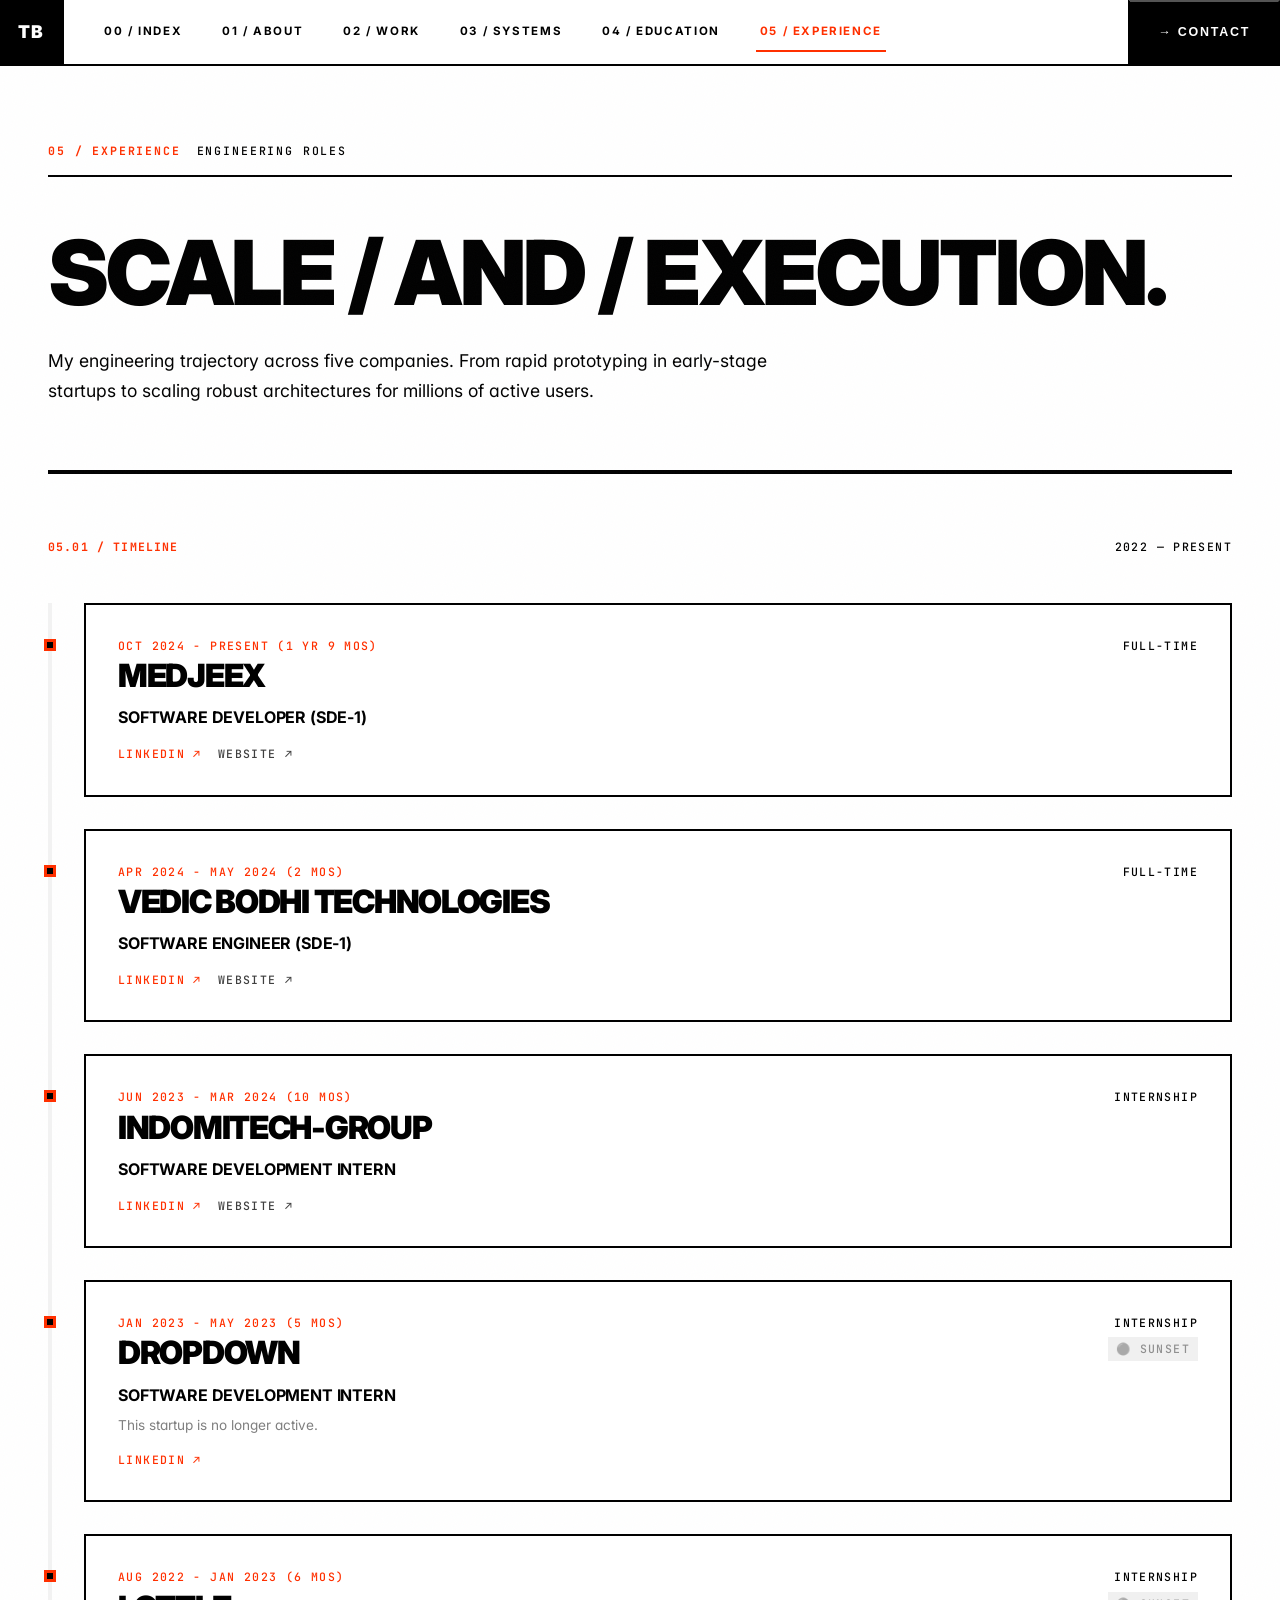
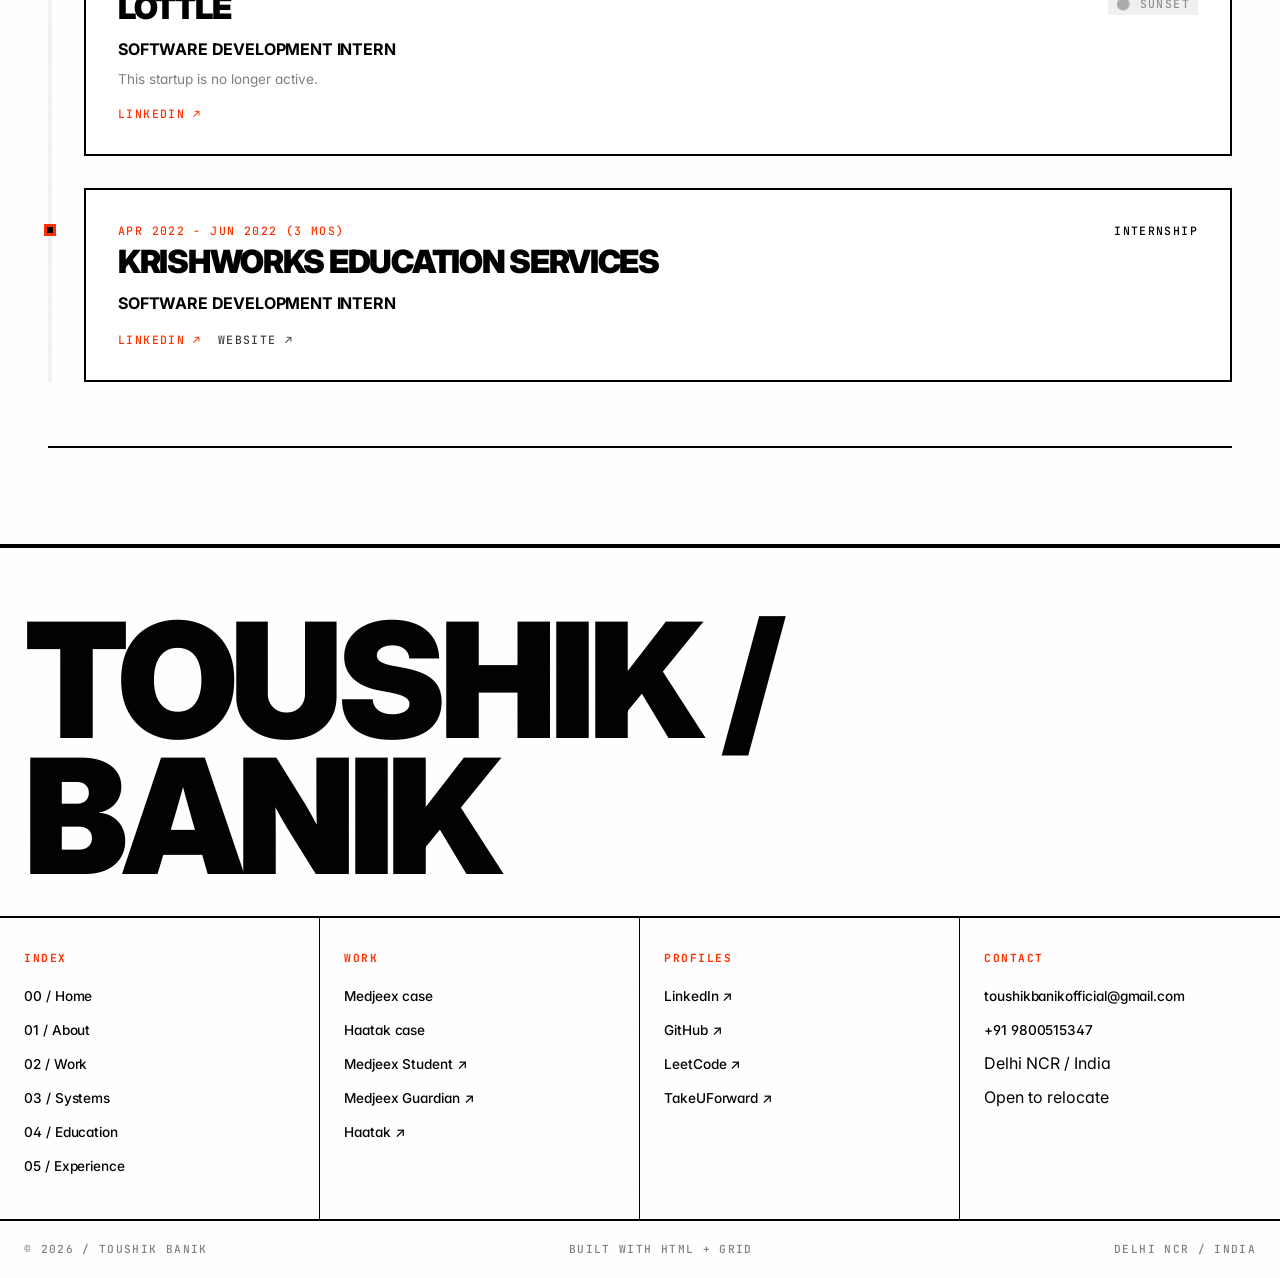
<file: experience.html>
<!DOCTYPE html>
<html lang="en">
<head>
  <meta charset="UTF-8" />
  <meta name="viewport" content="width=device-width, initial-scale=1.0" />
  <title>Experience — Toushik Banik</title>
  <meta name="description" content="Career progression, companies worked at, and internships." />
  <link rel="preconnect" href="https://fonts.googleapis.com" />
  <link rel="preconnect" href="https://fonts.gstatic.com" crossorigin />
  <link href="https://fonts.googleapis.com/css2?family=Inter:wght@400;500;700;900&family=JetBrains+Mono:wght@500;700&display=swap" rel="stylesheet" />
  <link rel="stylesheet" href="assets/swiss.css" />
  <link rel="icon" type="image/svg+xml" href="assets/favicon.svg" />
  <style>
    /* ── Experience page: mobile fixes ── */

    /* Fix 1: Force timeline cards visible on mobile — bypass JS scroll animation */
    @media (max-width: 900px) {
      .swiss-timeline-item {
        opacity: 1 !important;
        transform: none !important;
      }
    }

    /* Fix 2: Timeline layout on mobile — keep dot inside container */
    @media (max-width: 600px) {
      .swiss-timeline { padding-left: 24px; margin: 24px 0 40px; }
      .swiss-timeline-dot { left: -28px; top: 24px; }
      .swiss-card { padding: 20px 16px; }
    }

    /* Fix 4: Card header flex row on very small screens */
    @media (max-width: 480px) {
      .swiss-card .t-name { font-size: 1.4rem !important; }
      .swiss-timeline { padding-left: 20px; }
      .swiss-timeline-dot { left: -24px; width: 10px; height: 10px; }
    }

    /* Fix 5: Reduce main top padding on mobile */
    @media (max-width: 600px) {
      main.container-x { padding-top: 24px !important; }
    }
  </style>
</head>
<body class="swiss-noise">

<header class="swiss-nav">
  <div class="swiss-nav-inner">
    <a href="index.html" class="swiss-monogram" aria-label="Home">TB</a>
    <nav class="swiss-nav-links" aria-label="Primary">
      <a href="index.html" class="swiss-nav-link" data-hover="00 / Index"><span>00 / Index</span></a>
      <a href="about.html" class="swiss-nav-link" data-hover="01 / About"><span>01 / About</span></a>
      <a href="work.html" class="swiss-nav-link" data-hover="02 / Work"><span>02 / Work</span></a>
      <a href="systems.html" class="swiss-nav-link" data-hover="03 / Systems"><span>03 / Systems</span></a>
      <a href="learning.html" class="swiss-nav-link" data-hover="04 / Education"><span>04 / Education</span></a>
      <a href="experience.html" class="swiss-nav-link" data-hover="05 / Experience" aria-current="page"><span>05 / Experience</span></a>
    </nav>
    <button id="swiss-hamburger" class="swiss-hamburger" aria-label="Menu">Menu <span class="swiss-hamburger-icon"><span></span><span></span><span></span></span></button>
    <a href="mailto:toushikbanikofficial@gmail.com" class="swiss-nav-cta">→ Contact</a>
  </div>
</header>

<div id="swiss-mobile-menu" class="swiss-mobile-menu">
  <button id="swiss-mobile-close" class="swiss-mobile-close">Close ×</button>
  <a href="index.html">00 / Index</a>
  <a href="about.html">01 / About</a>
  <a href="work.html">02 / Work</a>
  <a href="systems.html">03 / Systems</a>
  <a href="learning.html">04 / Education</a>
  <a href="experience.html">05 / Experience</a>
  <a href="mailto:toushikbanikofficial@gmail.com">→ Contact</a>
</div>

<main class="container-x" style="padding-top:48px;">

  <div class="page-marker">
    <span class="page-marker-num">05 / Experience</span>
    <span class="page-marker-title">Engineering Roles</span>
  </div>

  <h1 class="t-h1" style="margin:0 0 32px;">Scale / and / Execution.</h1>
  <p class="t-body-lg" style="max-width:48rem; margin:0 0 64px;">
    My engineering trajectory across five companies. From rapid prototyping in early-stage startups to scaling robust architectures for millions of active users.
  </p>

  <section style="padding:64px 0 0; border-top:4px solid var(--swiss-black); border-bottom:2px solid var(--swiss-black);">
    <div style="display:flex; justify-content:space-between; align-items:baseline; margin-bottom:24px; flex-wrap:wrap; gap:12px;">
      <span class="t-section-num">05.01 / Timeline</span>
      <span class="t-label">2022 — Present</span>
    </div>
    
    <div class="swiss-timeline">
      <div class="swiss-timeline-progress"></div>
      
      <div class="swiss-timeline-item">
        <div class="swiss-timeline-dot"></div>
        <div class="swiss-card">
          <div style="display:flex; justify-content:space-between; flex-wrap:wrap; gap:16px; margin-bottom:16px;">
            <div>
              <div class="t-label" style="color:var(--swiss-accent); margin-bottom:8px;">Oct 2024 - Present (1 yr 9 mos)</div>
              <div class="t-name" style="font-size: clamp(1.4rem, 5vw, 2rem);">MEDJEEX</div>
            </div>
            <div style="text-align:right;">
              <div class="t-label">Full-time</div>
            </div>
          </div>
          <div style="font-weight:700; text-transform:uppercase; margin-bottom:16px; letter-spacing:-0.01em;">Software Developer (SDE-1)</div>
          <div style="display:flex; gap:16px;">
            <a href="https://www.linkedin.com/company/medjeex/" target="_blank" rel="noopener" class="t-label" style="color:var(--swiss-accent); text-decoration:none;">LinkedIn ↗</a>
            <a href="https://medjeex.com" target="_blank" rel="noopener" class="t-label" style="opacity:0.75; text-decoration:none; color:var(--swiss-black);">Website ↗</a>
          </div>
        </div>
      </div>

      <div class="swiss-timeline-item">
        <div class="swiss-timeline-dot"></div>
        <div class="swiss-card">
          <div style="display:flex; justify-content:space-between; flex-wrap:wrap; gap:16px; margin-bottom:16px;">
            <div>
              <div class="t-label" style="color:var(--swiss-accent); margin-bottom:8px;">Apr 2024 - May 2024 (2 mos)</div>
              <div class="t-name" style="font-size: clamp(1.4rem, 5vw, 2rem);">Vedic Bodhi Technologies</div>
            </div>
            <div style="text-align:right;">
              <div class="t-label">Full-time</div>
            </div>
          </div>
          <div style="font-weight:700; text-transform:uppercase; margin-bottom:16px; letter-spacing:-0.01em;">Software Engineer (SDE-1)</div>
          <div style="display:flex; gap:16px;">
            <a href="https://www.linkedin.com/company/vedicbodhi/" target="_blank" rel="noopener" class="t-label" style="color:var(--swiss-accent); text-decoration:none;">LinkedIn ↗</a>
            <a href="https://www.bodhi.app/" target="_blank" rel="noopener" class="t-label" style="opacity:0.75; text-decoration:none; color:var(--swiss-black);">Website ↗</a>
          </div>
        </div>
      </div>

      <div class="swiss-timeline-item">
        <div class="swiss-timeline-dot"></div>
        <div class="swiss-card">
          <div style="display:flex; justify-content:space-between; flex-wrap:wrap; gap:16px; margin-bottom:16px;">
            <div>
              <div class="t-label" style="color:var(--swiss-accent); margin-bottom:8px;">Jun 2023 - Mar 2024 (10 mos)</div>
              <div class="t-name" style="font-size: clamp(1.4rem, 5vw, 2rem);">Indomitech-Group</div>
            </div>
            <div style="text-align:right;">
              <div class="t-label">Internship</div>
            </div>
          </div>
          <div style="font-weight:700; text-transform:uppercase; margin-bottom:16px; letter-spacing:-0.01em;">Software Development Intern</div>
          <div style="display:flex; gap:16px;">
            <a href="https://www.linkedin.com/company/indomitech-group/" target="_blank" rel="noopener" class="t-label" style="color:var(--swiss-accent); text-decoration:none;">LinkedIn ↗</a>
            <a href="https://indomitechgroup.com" target="_blank" rel="noopener" class="t-label" style="opacity:0.75; text-decoration:none; color:var(--swiss-black);">Website ↗</a>
          </div>
        </div>
      </div>

      <div class="swiss-timeline-item">
        <div class="swiss-timeline-dot"></div>
        <div class="swiss-card">
          <div style="display:flex; justify-content:space-between; flex-wrap:wrap; gap:16px; margin-bottom:16px;">
            <div>
              <div class="t-label" style="color:var(--swiss-accent); margin-bottom:8px;">Jan 2023 - May 2023 (5 mos)</div>
              <div class="t-name" style="font-size: clamp(1.4rem, 5vw, 2rem);">Dropdown</div>
            </div>
            <div style="text-align:right;">
              <div class="t-label">Internship</div>
              <div class="t-label" style="margin-top:6px; color:rgba(0,0,0,0.4); background:rgba(0,0,0,0.06); padding:3px 8px; display:inline-block;">⚫ Sunset</div>
            </div>
          </div>
          <div style="font-weight:700; text-transform:uppercase; margin-bottom:8px; letter-spacing:-0.01em;">Software Development Intern</div>
          <div style="font-size:0.85rem; color:rgba(0,0,0,0.5); margin-bottom:16px;">This startup is no longer active.</div>
          <div style="display:flex; gap:16px;">
            <a href="https://www.linkedin.com/company/dropdown/" target="_blank" rel="noopener" class="t-label" style="color:var(--swiss-accent); text-decoration:none;">LinkedIn ↗</a>
          </div>
        </div>
      </div>

      <div class="swiss-timeline-item">
        <div class="swiss-timeline-dot"></div>
        <div class="swiss-card">
          <div style="display:flex; justify-content:space-between; flex-wrap:wrap; gap:16px; margin-bottom:16px;">
            <div>
              <div class="t-label" style="color:var(--swiss-accent); margin-bottom:8px;">Aug 2022 - Jan 2023 (6 mos)</div>
              <div class="t-name" style="font-size: clamp(1.4rem, 5vw, 2rem);">Lottle</div>
            </div>
            <div style="text-align:right;">
              <div class="t-label">Internship</div>
              <div class="t-label" style="margin-top:6px; color:rgba(0,0,0,0.4); background:rgba(0,0,0,0.06); padding:3px 8px; display:inline-block;">⚫ Sunset</div>
            </div>
          </div>
          <div style="font-weight:700; text-transform:uppercase; margin-bottom:8px; letter-spacing:-0.01em;">Software Development Intern</div>
          <div style="font-size:0.85rem; color:rgba(0,0,0,0.5); margin-bottom:16px;">This startup is no longer active.</div>
          <div style="display:flex; gap:16px;">
            <a href="https://www.linkedin.com/company/lottle/" target="_blank" rel="noopener" class="t-label" style="color:var(--swiss-accent); text-decoration:none;">LinkedIn ↗</a>
          </div>
        </div>
      </div>

      <div class="swiss-timeline-item">
        <div class="swiss-timeline-dot"></div>
        <div class="swiss-card">
          <div style="display:flex; justify-content:space-between; flex-wrap:wrap; gap:16px; margin-bottom:16px;">
            <div>
              <div class="t-label" style="color:var(--swiss-accent); margin-bottom:8px;">Apr 2022 - Jun 2022 (3 mos)</div>
              <div class="t-name" style="font-size: clamp(1.4rem, 5vw, 2rem);">Krishworks Education Services</div>
            </div>
            <div style="text-align:right;">
              <div class="t-label">Internship</div>
            </div>
          </div>
          <div style="font-weight:700; text-transform:uppercase; margin-bottom:16px; letter-spacing:-0.01em;">Software Development Intern</div>
          <div style="display:flex; gap:16px;">
            <a href="https://www.linkedin.com/company/krishworks/" target="_blank" rel="noopener" class="t-label" style="color:var(--swiss-accent); text-decoration:none;">LinkedIn ↗</a>
            <a href="https://krishworkstech.com" target="_blank" rel="noopener" class="t-label" style="opacity:0.75; text-decoration:none; color:var(--swiss-black);">Website ↗</a>
          </div>
        </div>
      </div>

    </div>
  </section>

</main>

<footer class="swiss-footer">
  <div class="swiss-footer-name">Toushik / Banik</div>
  <div class="swiss-footer-grid">
    <div class="swiss-footer-col">
      <h4>Index</h4>
      <ul>
        <li><a href="index.html">00 / Home</a></li>
        <li><a href="about.html">01 / About</a></li>
        <li><a href="work.html">02 / Work</a></li>
        <li><a href="systems.html">03 / Systems</a></li>
        <li><a href="learning.html">04 / Education</a></li>
        <li><a href="experience.html">05 / Experience</a></li>
      </ul>
    </div>
    <div class="swiss-footer-col">
      <h4>Work</h4>
      <ul>
        <li><a href="case-medjeex.html">Medjeex case</a></li>
        <li><a href="case-haatak.html">Haatak case</a></li>
        <li><a href="https://play.google.com/store/apps/details?id=com.medjeex.medjeex_app" target="_blank" rel="noopener">Medjeex Student ↗</a></li>
        <li><a href="https://play.google.com/store/apps/details?id=com.medjeex.parent.app" target="_blank" rel="noopener">Medjeex Guardian ↗</a></li>
        <li><a href="https://play.google.com/store/apps/details?id=com.copuchin.jarapp" target="_blank" rel="noopener">Haatak ↗</a></li>
      </ul>
    </div>
    <div class="swiss-footer-col">
      <h4>Profiles</h4>
      <ul>
        <li><a href="https://www.linkedin.com/in/toushikbanik/" target="_blank" rel="noopener">LinkedIn ↗</a></li>
        <li><a href="https://github.com/ToushikBanik123" target="_blank" rel="noopener">GitHub ↗</a></li>
        <li><a href="https://leetcode.com/u/toushikbanikeducation/" target="_blank" rel="noopener">LeetCode ↗</a></li>
        <li><a href="https://takeuforward.org/profile/Toushik" target="_blank" rel="noopener">TakeUForward ↗</a></li>
      </ul>
    </div>
    <div class="swiss-footer-col">
      <h4>Contact</h4>
      <ul>
        <li><a href="mailto:toushikbanikofficial@gmail.com" data-copy-email>toushikbanikofficial@gmail.com</a></li>
        <li><a href="tel:+919800515347">+91 9800515347</a></li>
        <li>Delhi NCR / India</li>
        <li>Open to relocate</li>
      </ul>
    </div>
  </div>
  <div class="swiss-footer-bottom">
    <span>© 2026 / Toushik Banik</span>
    <span>Built with HTML + Grid</span>
    <span>Delhi NCR / India</span>
  </div>
</footer>

<script src="assets/swiss.js"></script>
</body>
</html>
</file>
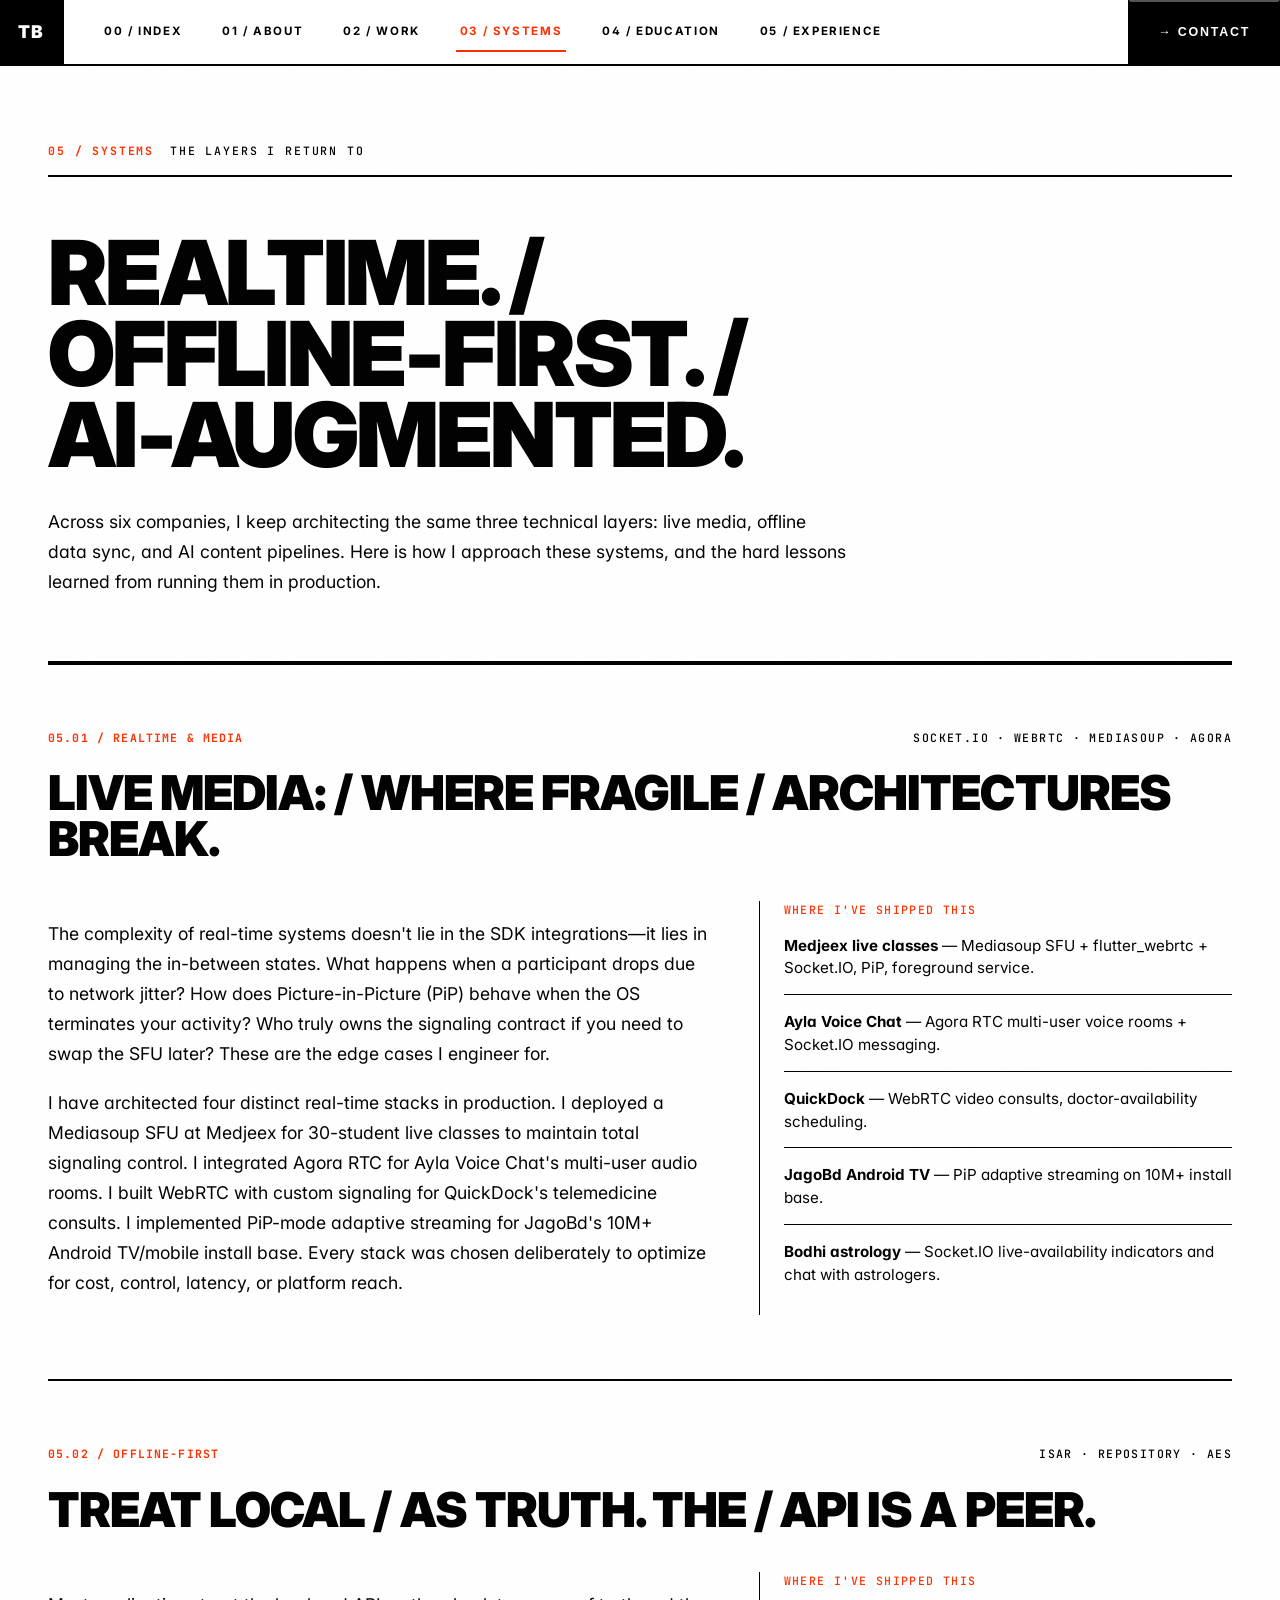
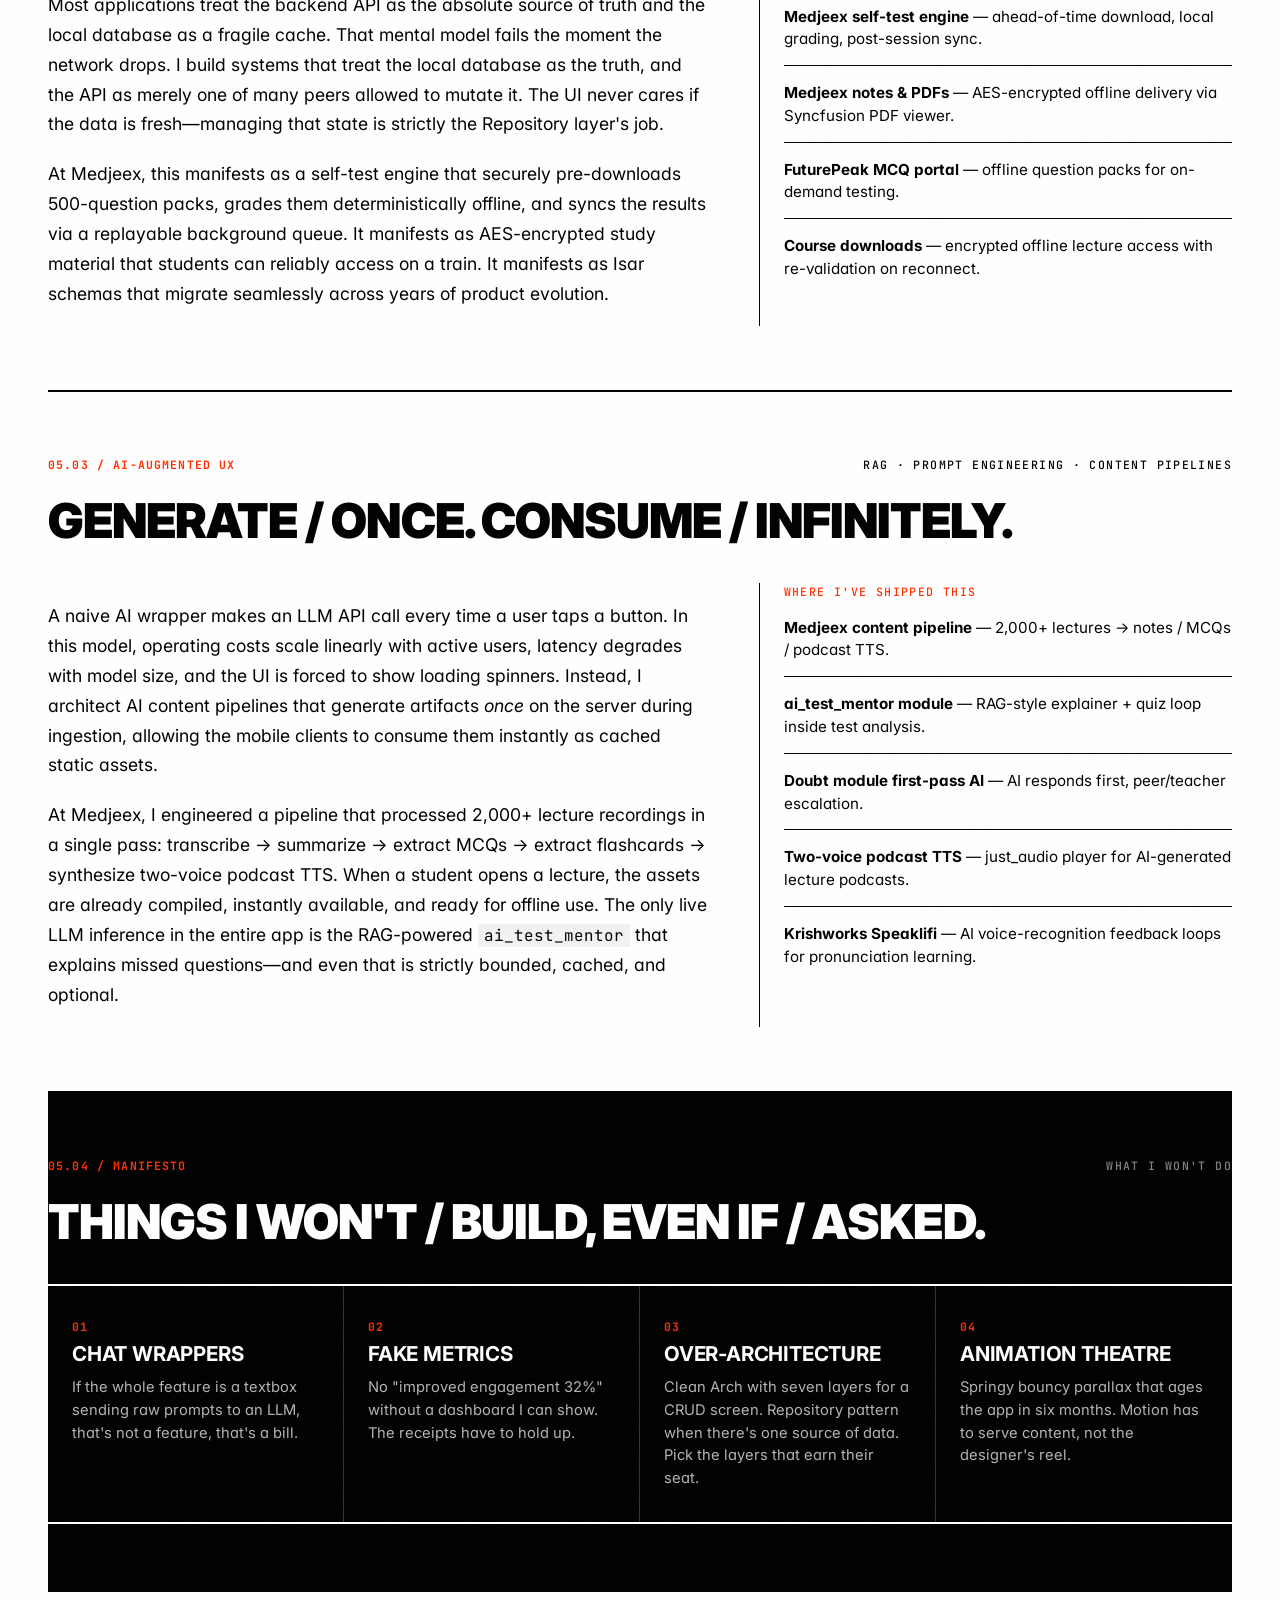
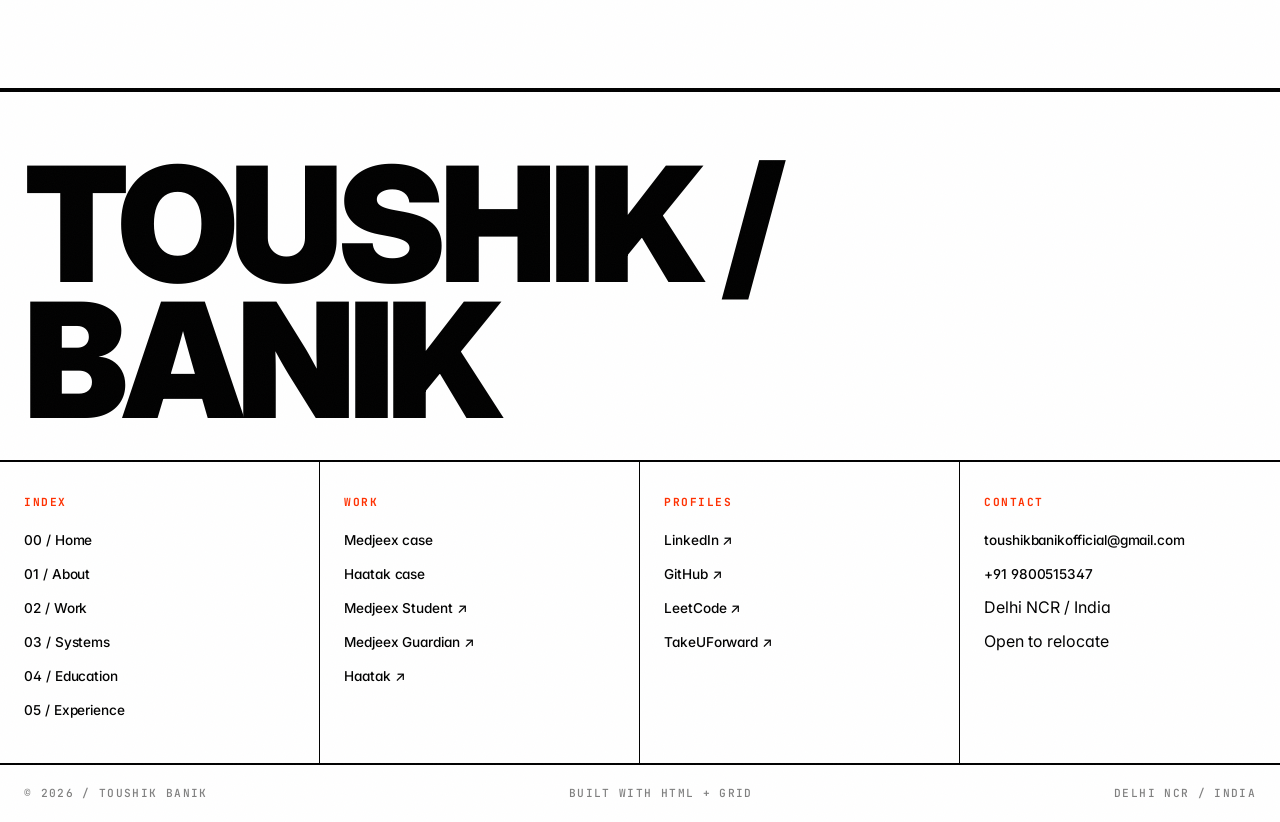
<file: systems.html>
<!DOCTYPE html>
<html lang="en">
<head>
  <meta charset="UTF-8" />
  <meta name="viewport" content="width=device-width, initial-scale=1.0" />
  <title>Systems — Toushik Banik</title>
  <meta name="description" content="The technical layers I keep returning to: realtime media, offline-first data sync, AI-augmented UX. Plus what I won't do." />
  <link rel="preconnect" href="https://fonts.googleapis.com" />
  <link rel="preconnect" href="https://fonts.gstatic.com" crossorigin />
  <link href="https://fonts.googleapis.com/css2?family=Inter:wght@400;500;700;900&family=JetBrains+Mono:wght@500;700&display=swap" rel="stylesheet" />
  <link rel="stylesheet" href="assets/swiss.css" />
  <link rel="icon" type="image/svg+xml" href="assets/favicon.svg" />
  <style>
    @media (max-width: 600px) {
      main.container-x { padding-top: 24px !important; }
    }
    @media (max-width: 480px) {
      .hover-cell-dark[style*="border-right"] {
        border-right: none !important;
        border-bottom: 1px solid rgba(255,255,255,0.15) !important;
      }
      .hover-cell[style*="border-right"] {
        border-right: none !important;
        border-bottom: 1px solid rgba(0,0,0,0.1) !important;
      }
    }
  </style>
</head>
<body class="swiss-noise">

<header class="swiss-nav">
  <div class="swiss-nav-inner">
    <a href="index.html" class="swiss-monogram" aria-label="Home">TB</a>
    <nav class="swiss-nav-links" aria-label="Primary">
      <a href="index.html" class="swiss-nav-link" data-hover="00 / Index"><span>00 / Index</span></a>
      <a href="about.html" class="swiss-nav-link" data-hover="01 / About"><span>01 / About</span></a>
      <a href="work.html" class="swiss-nav-link" data-hover="02 / Work"><span>02 / Work</span></a>
      <a href="systems.html" class="swiss-nav-link" data-hover="03 / Systems"><span>03 / Systems</span></a>
      <a href="learning.html" class="swiss-nav-link" data-hover="04 / Education"><span>04 / Education</span></a>
      <a href="experience.html" class="swiss-nav-link" data-hover="05 / Experience"><span>05 / Experience</span></a>
    </nav>
    <button id="swiss-hamburger" class="swiss-hamburger" aria-label="Menu">Menu <span class="swiss-hamburger-icon"><span></span><span></span><span></span></span></button>
    <a href="mailto:toushikbanikofficial@gmail.com" class="swiss-nav-cta">→ Contact</a>
  </div>
</header>

<div id="swiss-mobile-menu" class="swiss-mobile-menu">
  <button id="swiss-mobile-close" class="swiss-mobile-close">Close ×</button>
  <a href="index.html">00 / Index</a>
  <a href="about.html">01 / About</a>
  <a href="work.html">02 / Work</a>
  <a href="systems.html">03 / Systems</a>
  <a href="learning.html">04 / Education</a>
  <a href="experience.html">05 / Experience</a>
  <a href="mailto:toushikbanikofficial@gmail.com">→ Contact</a>
</div>

<main class="container-x" style="padding-top:48px;">

  <div class="page-marker">
    <span class="page-marker-num">05 / Systems</span>
    <span class="page-marker-title">The layers I return to</span>
  </div>

  <h1 class="t-h1" style="margin:0 0 32px;">Realtime. /<br/>Offline-first. /<br/>AI-augmented.</h1>
  <p class="t-body-lg" style="max-width:50rem; margin:0 0 64px;">
    Across six companies, I keep architecting the same three technical layers: live media, offline data sync, and AI content pipelines. Here is how I approach these systems, and the hard lessons learned from running them in production.
  </p>


  <!-- 05.01 REALTIME -->
  <section style="padding:64px 0; border-top:4px solid var(--swiss-black); border-bottom:2px solid var(--swiss-black);">
    <div style="display:flex; justify-content:space-between; align-items:baseline; margin-bottom:24px; flex-wrap:wrap; gap:12px;">
      <span class="t-section-num">05.01 / Realtime &amp; Media</span>
      <span class="t-label">Socket.IO · WebRTC · Mediasoup · Agora</span>
    </div>

    <h2 class="t-h2" style="margin:0 0 40px;">Live media: / where fragile / architectures break.</h2>

    <div class="grid-7-5">
      <div>
        <p class="t-body-lg">
          The complexity of real-time systems doesn't lie in the SDK integrations—it lies in managing the in-between states. What happens when a participant drops due to network jitter? How does Picture-in-Picture (PiP) behave when the OS terminates your activity? Who truly owns the signaling contract if you need to swap the SFU later? These are the edge cases I engineer for.
        </p>
        <p class="t-body-lg" style="margin-top:20px;">
          I have architected four distinct real-time stacks in production. I deployed a Mediasoup SFU at Medjeex for 30-student live classes to maintain total signaling control. I integrated Agora RTC for Ayla Voice Chat's multi-user audio rooms. I built WebRTC with custom signaling for QuickDock's telemedicine consults. I implemented PiP-mode adaptive streaming for JagoBd's 10M+ Android TV/mobile install base. Every stack was chosen deliberately to optimize for cost, control, latency, or platform reach.
        </p>
      </div>

      <aside class="col-rule">
        <div class="t-label" style="margin-bottom:16px; color:var(--swiss-accent);">Where I've shipped this</div>
        <ul style="list-style:none; padding:0; margin:0; display:flex; flex-direction:column; gap:16px; font-size:0.95rem;">
          <li style="border-bottom:1px solid var(--swiss-black); padding-bottom:14px;"><strong>Medjeex live classes</strong> &mdash; Mediasoup SFU + flutter_webrtc + Socket.IO, PiP, foreground service.</li>
          <li style="border-bottom:1px solid var(--swiss-black); padding-bottom:14px;"><strong>Ayla Voice Chat</strong> &mdash; Agora RTC multi-user voice rooms + Socket.IO messaging.</li>
          <li style="border-bottom:1px solid var(--swiss-black); padding-bottom:14px;"><strong>QuickDock</strong> &mdash; WebRTC video consults, doctor-availability scheduling.</li>
          <li style="border-bottom:1px solid var(--swiss-black); padding-bottom:14px;"><strong>JagoBd Android TV</strong> &mdash; PiP adaptive streaming on 10M+ install base.</li>
          <li><strong>Bodhi astrology</strong> &mdash; Socket.IO live-availability indicators and chat with astrologers.</li>
        </ul>
      </aside>
    </div>
  </section>


  <!-- 05.02 OFFLINE -->
  <section style="padding:64px 0; border-bottom:2px solid var(--swiss-black);">
    <div style="display:flex; justify-content:space-between; align-items:baseline; margin-bottom:24px; flex-wrap:wrap; gap:12px;">
      <span class="t-section-num">05.02 / Offline-first</span>
      <span class="t-label">Isar · Repository · AES</span>
    </div>

    <h2 class="t-h2" style="margin:0 0 40px;">Treat local / as truth. The / API is a peer.</h2>

    <div class="grid-7-5">
      <div>
        <p class="t-body-lg">
          Most applications treat the backend API as the absolute source of truth and the local database as a fragile cache. That mental model fails the moment the network drops. I build systems that treat the local database as the truth, and the API as merely one of many peers allowed to mutate it. The UI never cares if the data is fresh—managing that state is strictly the Repository layer's job.
        </p>
        <p class="t-body-lg" style="margin-top:20px;">
          At Medjeex, this manifests as a self-test engine that securely pre-downloads 500-question packs, grades them deterministically offline, and syncs the results via a replayable background queue. It manifests as AES-encrypted study material that students can reliably access on a train. It manifests as Isar schemas that migrate seamlessly across years of product evolution.
        </p>
      </div>

      <aside class="col-rule">
        <div class="t-label" style="margin-bottom:16px; color:var(--swiss-accent);">Where I've shipped this</div>
        <ul style="list-style:none; padding:0; margin:0; display:flex; flex-direction:column; gap:16px; font-size:0.95rem;">
          <li style="border-bottom:1px solid var(--swiss-black); padding-bottom:14px;"><strong>Medjeex self-test engine</strong> &mdash; ahead-of-time download, local grading, post-session sync.</li>
          <li style="border-bottom:1px solid var(--swiss-black); padding-bottom:14px;"><strong>Medjeex notes &amp; PDFs</strong> &mdash; AES-encrypted offline delivery via Syncfusion PDF viewer.</li>
          <li style="border-bottom:1px solid var(--swiss-black); padding-bottom:14px;"><strong>FuturePeak MCQ portal</strong> &mdash; offline question packs for on-demand testing.</li>
          <li><strong>Course downloads</strong> &mdash; encrypted offline lecture access with re-validation on reconnect.</li>
        </ul>
      </aside>
    </div>
  </section>


  <!-- 05.03 AI -->
  <section style="padding:64px 0; border-bottom:2px solid var(--swiss-black);">
    <div style="display:flex; justify-content:space-between; align-items:baseline; margin-bottom:24px; flex-wrap:wrap; gap:12px;">
      <span class="t-section-num">05.03 / AI-augmented UX</span>
      <span class="t-label">RAG · prompt engineering · content pipelines</span>
    </div>

    <h2 class="t-h2" style="margin:0 0 40px;">Generate / once. Consume / infinitely.</h2>

    <div class="grid-7-5">
      <div>
        <p class="t-body-lg">
          A naive AI wrapper makes an LLM API call every time a user taps a button. In this model, operating costs scale linearly with active users, latency degrades with model size, and the UI is forced to show loading spinners. Instead, I architect AI content pipelines that generate artifacts <em>once</em> on the server during ingestion, allowing the mobile clients to consume them instantly as cached static assets.
        </p>
        <p class="t-body-lg" style="margin-top:20px;">
          At Medjeex, I engineered a pipeline that processed 2,000+ lecture recordings in a single pass: transcribe → summarize → extract MCQs → extract flashcards → synthesize two-voice podcast TTS. When a student opens a lecture, the assets are already compiled, instantly available, and ready for offline use. The only live LLM inference in the entire app is the RAG-powered <code>ai_test_mentor</code> that explains missed questions—and even that is strictly bounded, cached, and optional.
        </p>
      </div>

      <aside class="col-rule">
        <div class="t-label" style="margin-bottom:16px; color:var(--swiss-accent);">Where I've shipped this</div>
        <ul style="list-style:none; padding:0; margin:0; display:flex; flex-direction:column; gap:16px; font-size:0.95rem;">
          <li style="border-bottom:1px solid var(--swiss-black); padding-bottom:14px;"><strong>Medjeex content pipeline</strong> &mdash; 2,000+ lectures → notes / MCQs / podcast TTS.</li>
          <li style="border-bottom:1px solid var(--swiss-black); padding-bottom:14px;"><strong>ai_test_mentor module</strong> &mdash; RAG-style explainer + quiz loop inside test analysis.</li>
          <li style="border-bottom:1px solid var(--swiss-black); padding-bottom:14px;"><strong>Doubt module first-pass AI</strong> &mdash; AI responds first, peer/teacher escalation.</li>
          <li style="border-bottom:1px solid var(--swiss-black); padding-bottom:14px;"><strong>Two-voice podcast TTS</strong> &mdash; just_audio player for AI-generated lecture podcasts.</li>
          <li><strong>Krishworks Speaklifi</strong> &mdash; AI voice-recognition feedback loops for pronunciation learning.</li>
        </ul>
      </aside>
    </div>
  </section>


  <!-- 05.04 WHAT I WON'T DO -->
  <section style="padding:64px 0; border-bottom:4px solid var(--swiss-black); background:var(--swiss-black); color:var(--swiss-white);">
    <div style="padding:0; max-width:1440px; margin:0 auto;">
      <div style="display:flex; justify-content:space-between; align-items:baseline; margin-bottom:24px; flex-wrap:wrap; gap:12px;">
        <span class="t-section-num">05.04 / Manifesto</span>
        <span class="t-label" style="color:rgba(255,255,255,0.5);">What I won't do</span>
      </div>

      <h2 class="t-h2" style="margin:0 0 40px; color:var(--swiss-white);">Things I won't / build, even if / asked.</h2>

      <div style="display:grid; grid-template-columns:repeat(auto-fit, minmax(140px, 1fr)); gap:0; border-top:2px solid var(--swiss-white); border-bottom:2px solid var(--swiss-white);">
        <div class="hover-cell-dark" style="padding:32px 24px; border-right:1px solid rgba(255,255,255,0.2);">
          <div class="t-section-num">01</div>
          <h3 class="t-h3" style="margin:8px 0 10px;">Chat wrappers</h3>
          <p style="margin:0; font-size:0.92rem; line-height:1.55; color:rgba(255,255,255,0.7);">If the whole feature is a textbox sending raw prompts to an LLM, that's not a feature, that's a bill.</p>
        </div>
        <div class="hover-cell-dark" style="padding:32px 24px; border-right:1px solid rgba(255,255,255,0.2);">
          <div class="t-section-num">02</div>
          <h3 class="t-h3" style="margin:8px 0 10px;">Fake metrics</h3>
          <p style="margin:0; font-size:0.92rem; line-height:1.55; color:rgba(255,255,255,0.7);">No "improved engagement 32%" without a dashboard I can show. The receipts have to hold up.</p>
        </div>
        <div class="hover-cell-dark" style="padding:32px 24px; border-right:1px solid rgba(255,255,255,0.2);">
          <div class="t-section-num">03</div>
          <h3 class="t-h3" style="margin:8px 0 10px;">Over-architecture</h3>
          <p style="margin:0; font-size:0.92rem; line-height:1.55; color:rgba(255,255,255,0.7);">Clean Arch with seven layers for a CRUD screen. Repository pattern when there's one source of data. Pick the layers that earn their seat.</p>
        </div>
        <div class="hover-cell-dark" style="padding:32px 24px;">
          <div class="t-section-num">04</div>
          <h3 class="t-h3" style="margin:8px 0 10px;">Animation theatre</h3>
          <p style="margin:0; font-size:0.92rem; line-height:1.55; color:rgba(255,255,255,0.7);">Springy bouncy parallax that ages the app in six months. Motion has to serve content, not the designer's reel.</p>
        </div>
      </div>
    </div>
  </section>

</main>


<footer class="swiss-footer">
  <div class="swiss-footer-name">Toushik / Banik</div>
  <div class="swiss-footer-grid">
    <div class="swiss-footer-col">
      <h4>Index</h4>
      <ul>
        <li><a href="index.html">00 / Home</a></li>
        <li><a href="about.html">01 / About</a></li>
        <li><a href="work.html">02 / Work</a></li>
        <li><a href="systems.html">03 / Systems</a></li>
        <li><a href="learning.html">04 / Education</a></li>
        <li><a href="experience.html">05 / Experience</a></li>
      </ul>
    </div>
    <div class="swiss-footer-col">
      <h4>Work</h4>
      <ul>
        <li><a href="case-medjeex.html">Medjeex case</a></li>
        <li><a href="case-haatak.html">Haatak case</a></li>
        <li><a href="https://play.google.com/store/apps/details?id=com.medjeex.medjeex_app" target="_blank" rel="noopener">Medjeex Student ↗</a></li>
        <li><a href="https://play.google.com/store/apps/details?id=com.medjeex.parent.app" target="_blank" rel="noopener">Medjeex Guardian ↗</a></li>
        <li><a href="https://play.google.com/store/apps/details?id=com.copuchin.jarapp" target="_blank" rel="noopener">Haatak ↗</a></li>
      </ul>
    </div>
    <div class="swiss-footer-col">
      <h4>Profiles</h4>
      <ul>
        <li><a href="https://www.linkedin.com/in/toushikbanik/" target="_blank" rel="noopener">LinkedIn ↗</a></li>
        <li><a href="https://github.com/ToushikBanik123" target="_blank" rel="noopener">GitHub ↗</a></li>
        <li><a href="https://leetcode.com/u/toushikbanikeducation/" target="_blank" rel="noopener">LeetCode ↗</a></li>
        <li><a href="https://takeuforward.org/profile/Toushik" target="_blank" rel="noopener">TakeUForward ↗</a></li>
      </ul>
    </div>
    <div class="swiss-footer-col">
      <h4>Contact</h4>
      <ul>
        <li><a href="mailto:toushikbanikofficial@gmail.com" data-copy-email>toushikbanikofficial@gmail.com</a></li>
        <li><a href="tel:+919800515347">+91 9800515347</a></li>
        <li>Delhi NCR / India</li>
        <li>Open to relocate</li>
      </ul>
    </div>
  </div>
  <div class="swiss-footer-bottom">
    <span>© 2026 / Toushik Banik</span>
    <span>Built with HTML + Grid</span>
    <span>Delhi NCR / India</span>
  </div>
</footer>

<script src="assets/swiss.js"></script>
</body>
</html>
</file>
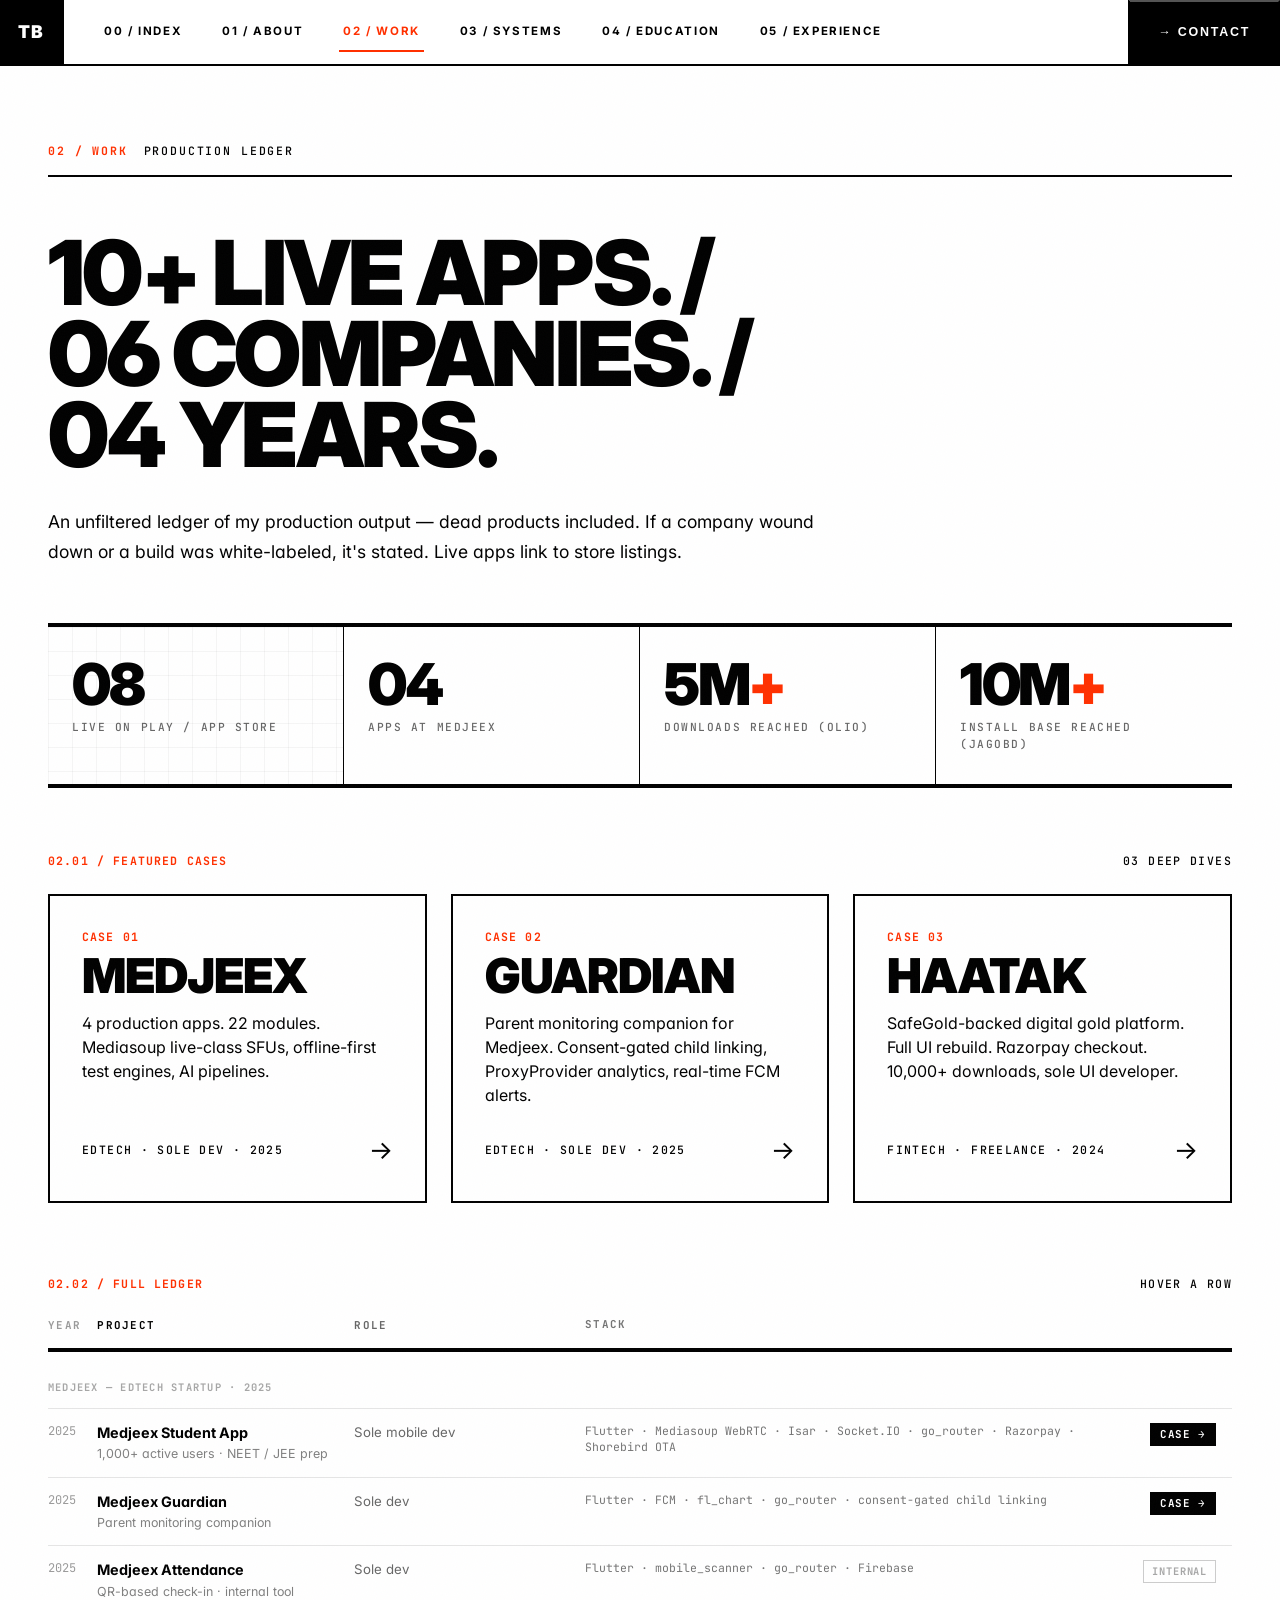
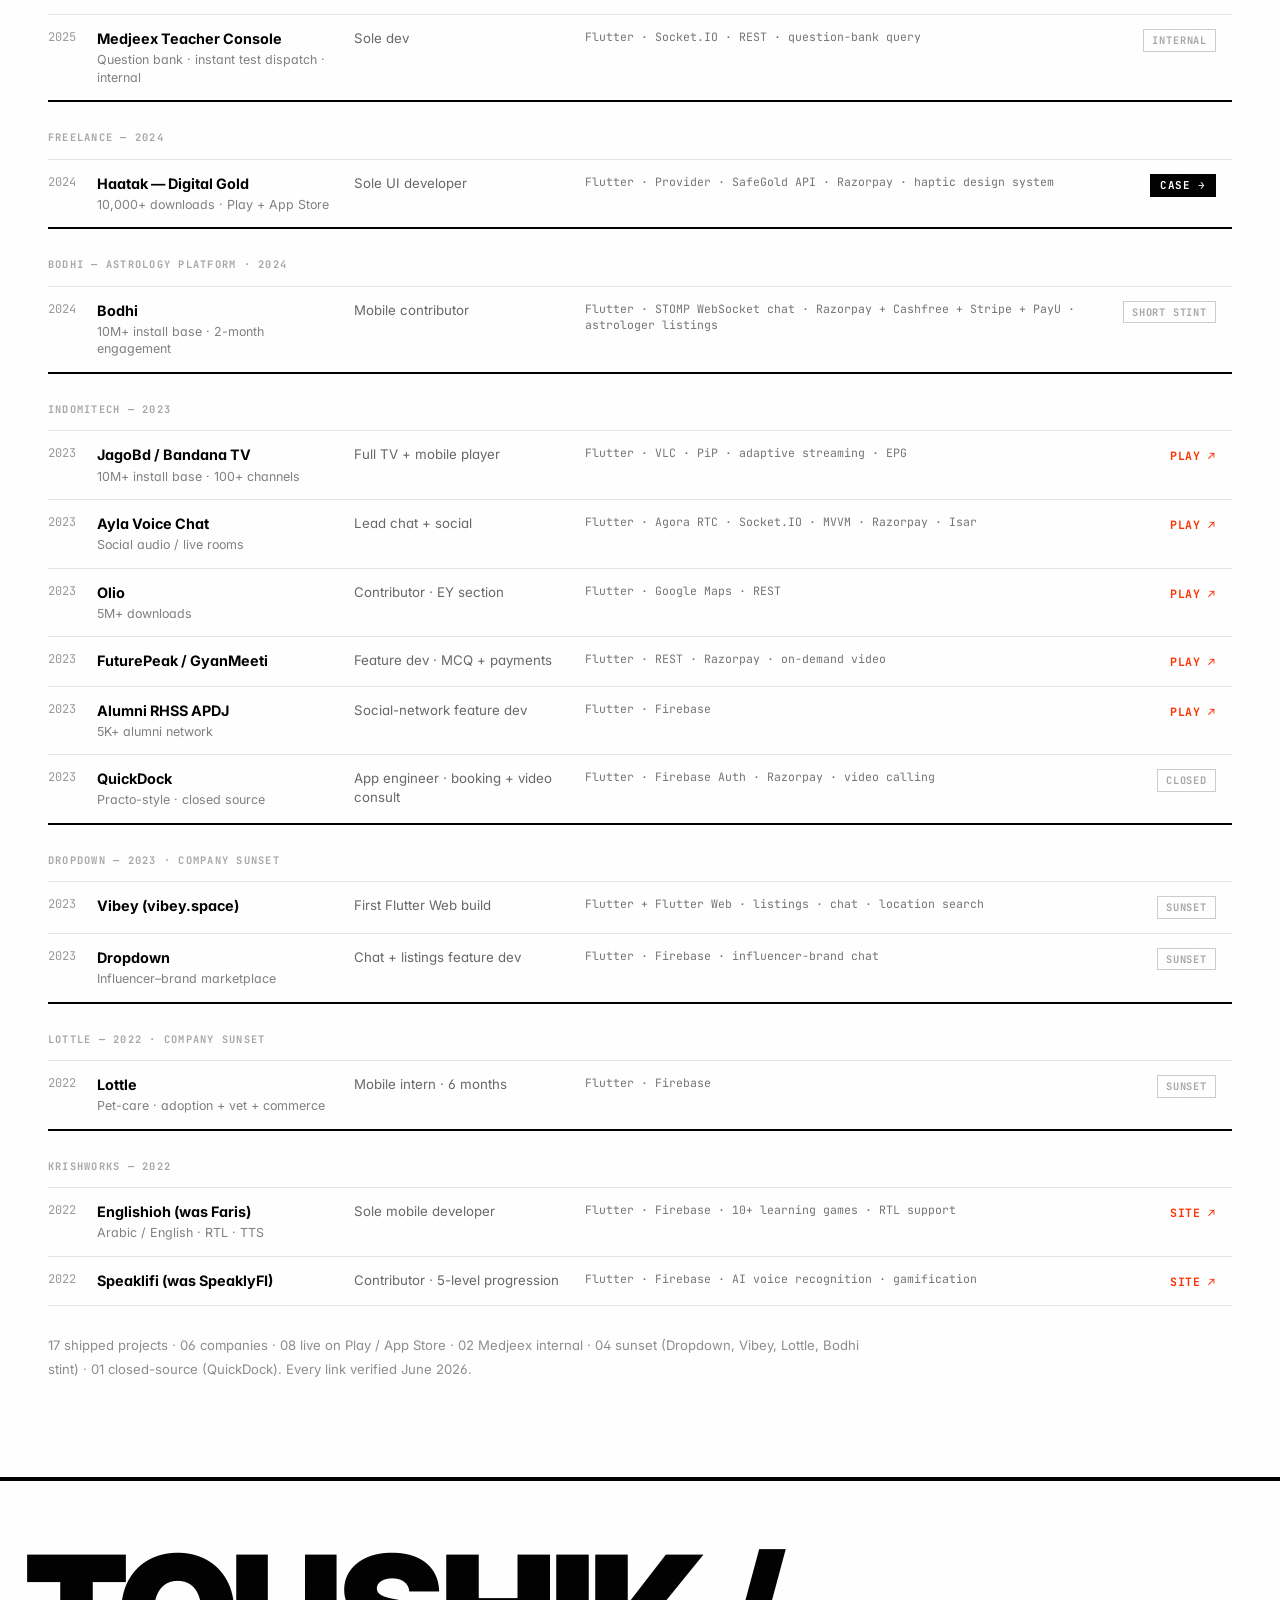
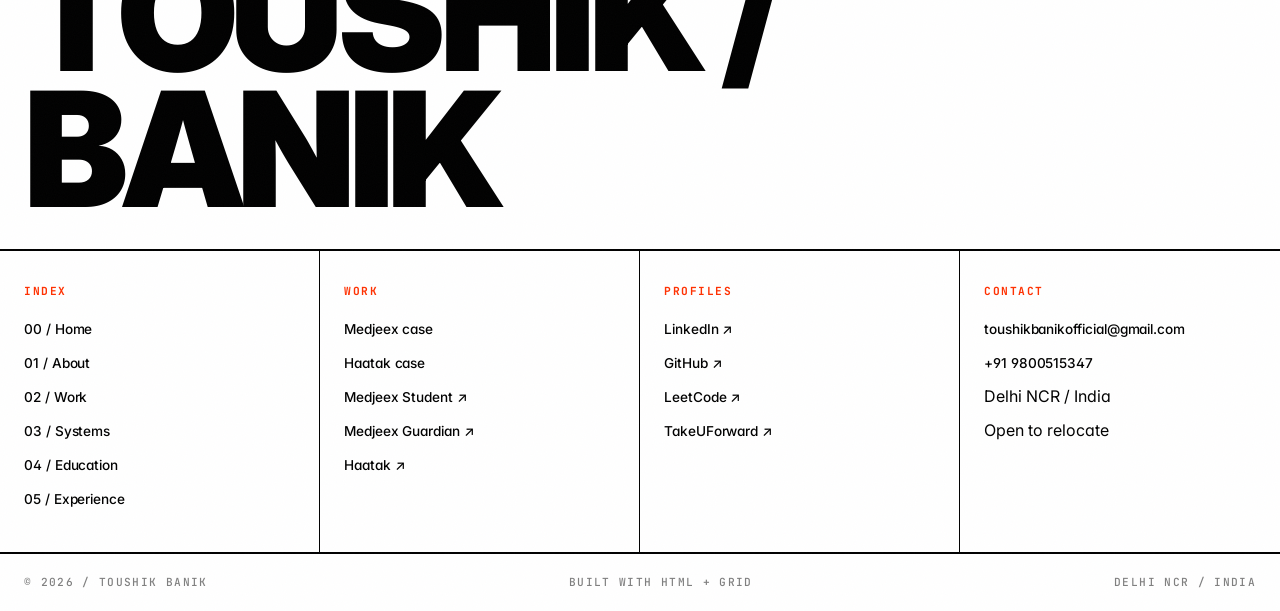
<file: work.html>
<!DOCTYPE html>
<html lang="en">
<head>
  <meta charset="UTF-8" />
  <meta name="viewport" content="width=device-width, initial-scale=1.0" />
  <title>Work — Toushik Banik</title>
  <meta name="description" content="The full catalogue. Ten-plus shipped apps across six companies — years, roles, stacks, links." />
  <link rel="preconnect" href="https://fonts.googleapis.com" />
  <link rel="preconnect" href="https://fonts.gstatic.com" crossorigin />
  <link href="https://fonts.googleapis.com/css2?family=Inter:wght@400;500;700;900&family=JetBrains+Mono:wght@500;700&display=swap" rel="stylesheet" />
  <link rel="stylesheet" href="assets/swiss.css" />
  <link rel="icon" type="image/svg+xml" href="assets/favicon.svg" />
  <style>
    /* ── Work-table overrides ── */
    .work-table {
      width: 100%;
      border-collapse: collapse;
      font-size: 0.9rem;
    }
    .work-table thead tr {
      border-bottom: 4px solid var(--swiss-black);
    }
    .work-table th {
      font-family: 'JetBrains Mono', monospace;
      font-size: 0.68rem;
      font-weight: 700;
      letter-spacing: 0.12em;
      text-transform: uppercase;
      padding: 0 16px 14px 0;
      text-align: left;
      white-space: nowrap;
    }
    .work-table tbody tr {
      border-bottom: 1px solid rgba(0,0,0,0.1);
      transition: background 0.12s, color 0.12s;
      cursor: default;
    }
    .work-table tbody tr:hover {
      background: var(--swiss-accent);
      color: var(--swiss-white);
    }
    .work-table tbody tr:hover .col-yr,
    .work-table tbody tr:hover .col-role,
    .work-table tbody tr:hover .col-stack,
    .work-table tbody tr:hover small,
    .work-table tbody tr:hover .group-label {
      color: rgba(255,255,255,0.75);
    }
    .work-table tbody tr:hover a {
      color: var(--swiss-white);
    }
    .work-table tbody tr:hover a.link-case {
      background: var(--swiss-white);
      color: var(--swiss-accent);
    }
    .work-table tbody tr:hover .badge-muted {
      color: rgba(255,255,255,0.6);
      border-color: rgba(255,255,255,0.35);
    }
    /* group separator */
    .work-table tbody tr.group-start td {
      padding-top: 28px;
    }
    .work-table td {
      padding: 14px 16px 14px 0;
      vertical-align: top;
      line-height: 1.4;
    }
    .col-yr {
      font-family: 'JetBrains Mono', monospace;
      font-size: 0.75rem;
      color: rgba(0,0,0,0.4);
      white-space: nowrap;
      width: 48px;
    }
    .col-proj {
      font-weight: 700;
      min-width: 120px;
    }
    .col-proj small {
      display: block;
      font-weight: 400;
      font-size: 0.78rem;
      color: rgba(0,0,0,0.5);
      margin-top: 2px;
    }
    .col-role {
      color: rgba(0,0,0,0.6);
      font-size: 0.83rem;
      min-width: 100px;
    }
    .col-stack {
      font-family: 'JetBrains Mono', monospace;
      font-size: 0.72rem;
      color: rgba(0,0,0,0.55);
      line-height: 1.6;
    }
    .col-link {
      white-space: nowrap;
      text-align: right;
      padding-right: 0;
      width: 70px;
    }
    .col-link a {
      font-family: 'JetBrains Mono', monospace;
      font-size: 0.72rem;
      font-weight: 700;
      letter-spacing: 0.06em;
      text-transform: uppercase;
      color: var(--swiss-accent);
      text-decoration: none;
      border-bottom: 1px solid transparent;
      transition: border-color 0.15s;
    }
    .col-link a:hover { border-color: var(--swiss-accent); }
    .col-link a.link-case {
      background: var(--swiss-black);
      color: var(--swiss-white);
      padding: 4px 10px;
      font-size: 0.68rem;
    }
    .col-link a.link-case:hover { background: var(--swiss-accent); border-color: transparent; }
    .badge-muted {
      font-family: 'JetBrains Mono', monospace;
      font-size: 0.65rem;
      font-weight: 700;
      letter-spacing: 0.08em;
      text-transform: uppercase;
      color: rgba(0,0,0,0.35);
      border: 1px solid rgba(0,0,0,0.2);
      padding: 3px 8px;
      display: inline-block;
    }
    .group-label {
      font-family: 'JetBrains Mono', monospace;
      font-size: 0.65rem;
      font-weight: 700;
      letter-spacing: 0.12em;
      text-transform: uppercase;
      color: rgba(0,0,0,0.35);
      padding: 28px 0 6px;
      border-top: 2px solid var(--swiss-black);
    }
    @media (max-width: 600px) {
      .col-proj { min-width: 100px; }
      .col-role { display: none; }
      .col-link { width: 56px; }
      .work-table { font-size: 0.8rem; }
      .work-table td { padding: 10px 8px 10px 0; }
      .group-label { font-size: 0.6rem; padding: 20px 0 4px; }
      .col-yr { width: 36px; font-size: 0.68rem; }
      .col-stack { display: none; }
      .col-stack-header { display: none; }
      .badge-muted { font-size: 0.58rem; padding: 2px 5px; }
    }
    @media (max-width: 600px) {
      .swiss-card[style*="min-height:220px"],
      .swiss-card[style*="min-height: 220px"] { min-height: 160px !important; }
    }
    @media (max-width: 480px) {
      section[style*="repeat(auto-fit"] > div { padding: 20px 12px !important; }
    }
  </style>
</head>
<body class="swiss-noise">

<header class="swiss-nav">
  <div class="swiss-nav-inner">
    <a href="index.html" class="swiss-monogram" aria-label="Home">TB</a>
    <nav class="swiss-nav-links" aria-label="Primary">
      <a href="index.html" class="swiss-nav-link" data-hover="00 / Index"><span>00 / Index</span></a>
      <a href="about.html" class="swiss-nav-link" data-hover="01 / About"><span>01 / About</span></a>
      <a href="work.html" class="swiss-nav-link" data-hover="02 / Work"><span>02 / Work</span></a>
      <a href="systems.html" class="swiss-nav-link" data-hover="03 / Systems"><span>03 / Systems</span></a>
      <a href="learning.html" class="swiss-nav-link" data-hover="04 / Education"><span>04 / Education</span></a>
      <a href="experience.html" class="swiss-nav-link" data-hover="05 / Experience"><span>05 / Experience</span></a>
    </nav>
    <button id="swiss-hamburger" class="swiss-hamburger" aria-label="Menu">Menu <span class="swiss-hamburger-icon"><span></span><span></span><span></span></span></button>
    <a href="mailto:toushikbanikofficial@gmail.com" class="swiss-nav-cta">→ Contact</a>
  </div>
</header>

<div id="swiss-mobile-menu" class="swiss-mobile-menu">
  <button id="swiss-mobile-close" class="swiss-mobile-close">Close ×</button>
  <a href="index.html">00 / Index</a>
  <a href="about.html">01 / About</a>
  <a href="work.html">02 / Work</a>
  <a href="systems.html">03 / Systems</a>
  <a href="learning.html">04 / Education</a>
  <a href="experience.html">05 / Experience</a>
  <a href="mailto:toushikbanikofficial@gmail.com">→ Contact</a>
</div>

<main class="container-x" style="padding-top:48px;">

  <div class="page-marker">
    <span class="page-marker-num">02 / Work</span>
    <span class="page-marker-title">Production Ledger</span>
  </div>

  <h1 class="t-h1" style="margin:0 0 32px;">10+ live apps. /<br/>06 companies. /<br/>04 years.</h1>

  <p class="t-body-lg" style="max-width:48rem; margin:0 0 56px;">
    An unfiltered ledger of my production output — dead products included. If a company wound down or a build was white-labeled, it's stated. Live apps link to store listings.
  </p>

  <!-- Stats strip -->
  <section style="display:grid; grid-template-columns:repeat(auto-fit, minmax(120px, 1fr)); gap:0; border-top:4px solid var(--swiss-black); border-bottom:4px solid var(--swiss-black); margin-bottom:64px;">
    <div style="padding:32px 24px; border-right:1px solid var(--swiss-black);" class="swiss-grid-pattern">
      <div class="swiss-stat-num">08</div>
      <div class="swiss-stat-label">Live on Play / App Store</div>
    </div>
    <div style="padding:32px 24px; border-right:1px solid var(--swiss-black);">
      <div class="swiss-stat-num">04</div>
      <div class="swiss-stat-label">Apps at Medjeex</div>
    </div>
    <div style="padding:32px 24px; border-right:1px solid var(--swiss-black);">
      <div class="swiss-stat-num">5M<span style="color:var(--swiss-accent);">+</span></div>
      <div class="swiss-stat-label">Downloads reached (Olio)</div>
    </div>
    <div style="padding:32px 24px;">
      <div class="swiss-stat-num">10M<span style="color:var(--swiss-accent);">+</span></div>
      <div class="swiss-stat-label">Install base reached (JagoBd)</div>
    </div>
  </section>

  <!-- Featured cases -->
  <section style="margin-bottom:72px;">
    <div style="display:flex; justify-content:space-between; align-items:baseline; margin-bottom:24px; flex-wrap:wrap; gap:12px;">
      <span class="t-section-num">02.01 / Featured cases</span>
      <span class="t-label">03 deep dives</span>
    </div>
    <div style="display:grid; grid-template-columns:repeat(auto-fit, minmax(240px, 1fr)); gap:24px;">
      <a href="case-medjeex.html" class="swiss-card invert" style="display:flex; flex-direction:column; justify-content:space-between; min-height:220px;">
        <div>
          <div class="t-section-num">Case 01</div>
          <h3 class="t-h2" style="margin:8px 0 12px;">Medjeex</h3>
          <p style="margin:0;">4 production apps. 22 modules. Mediasoup live-class SFUs, offline-first test engines, AI pipelines.</p>
        </div>
        <div style="display:flex; justify-content:space-between; align-items:center; margin-top:24px;">
          <span class="t-label">EdTech · Sole dev · 2025</span>
          <span style="font-size:1.6rem;">→</span>
        </div>
      </a>
      <a href="case-guardian.html" class="swiss-card invert" style="display:flex; flex-direction:column; justify-content:space-between; min-height:220px;">
        <div>
          <div class="t-section-num">Case 02</div>
          <h3 class="t-h2" style="margin:8px 0 12px;">Guardian</h3>
          <p style="margin:0;">Parent monitoring companion for Medjeex. Consent-gated child linking, ProxyProvider analytics, real-time FCM alerts.</p>
        </div>
        <div style="display:flex; justify-content:space-between; align-items:center; margin-top:24px;">
          <span class="t-label">EdTech · Sole dev · 2025</span>
          <span style="font-size:1.6rem;">→</span>
        </div>
      </a>
      <a href="case-haatak.html" class="swiss-card invert" style="display:flex; flex-direction:column; justify-content:space-between; min-height:220px;">
        <div>
          <div class="t-section-num">Case 03</div>
          <h3 class="t-h2" style="margin:8px 0 12px;">Haatak</h3>
          <p style="margin:0;">SafeGold-backed digital gold platform. Full UI rebuild. Razorpay checkout. 10,000+ downloads, sole UI developer.</p>
        </div>
        <div style="display:flex; justify-content:space-between; align-items:center; margin-top:24px;">
          <span class="t-label">Fintech · Freelance · 2024</span>
          <span style="font-size:1.6rem;">→</span>
        </div>
      </a>
    </div>
  </section>

  <!-- Full ledger -->
  <section style="margin-bottom:80px;">
    <div style="display:flex; justify-content:space-between; align-items:baseline; margin-bottom:24px; flex-wrap:wrap; gap:12px;">
      <span class="t-section-num">02.02 / Full ledger</span>
      <span class="t-label">Hover a row</span>
    </div>

    <div style="overflow-x:auto;">
    <table class="work-table">
      <thead>
        <tr>
          <th class="col-yr">Year</th>
          <th>Project</th>
          <th class="col-role">Role</th>
          <th class="col-stack col-stack-header">Stack</th>
          <th class="col-link"></th>
        </tr>
      </thead>
      <tbody>

        <!-- ── MEDJEEX ── -->
        <tr class="group-start">
          <td colspan="5" class="group-label">Medjeex — EdTech startup · 2025</td>
        </tr>
        <tr>
          <td class="col-yr">2025</td>
          <td class="col-proj">Medjeex Student App<small>1,000+ active users · NEET / JEE prep</small></td>
          <td class="col-role">Sole mobile dev</td>
          <td class="col-stack">Flutter · Mediasoup WebRTC · Isar · Socket.IO · go_router · Razorpay · Shorebird OTA</td>
          <td class="col-link"><a href="case-medjeex.html" class="link-case">Case →</a></td>
        </tr>
        <tr>
          <td class="col-yr">2025</td>
          <td class="col-proj">Medjeex Guardian<small>Parent monitoring companion</small></td>
          <td class="col-role">Sole dev</td>
          <td class="col-stack">Flutter · FCM · fl_chart · go_router · consent-gated child linking</td>
          <td class="col-link"><a href="case-guardian.html" class="link-case">Case →</a></td>
        </tr>
        <tr>
          <td class="col-yr">2025</td>
          <td class="col-proj">Medjeex Attendance<small>QR-based check-in · internal tool</small></td>
          <td class="col-role">Sole dev</td>
          <td class="col-stack">Flutter · mobile_scanner · go_router · Firebase</td>
          <td class="col-link"><span class="badge-muted">Internal</span></td>
        </tr>
        <tr>
          <td class="col-yr">2025</td>
          <td class="col-proj">Medjeex Teacher Console<small>Question bank · instant test dispatch · internal</small></td>
          <td class="col-role">Sole dev</td>
          <td class="col-stack">Flutter · Socket.IO · REST · question-bank query</td>
          <td class="col-link"><span class="badge-muted">Internal</span></td>
        </tr>

        <!-- ── FREELANCE ── -->
        <tr class="group-start">
          <td colspan="5" class="group-label">Freelance — 2024</td>
        </tr>
        <tr>
          <td class="col-yr">2024</td>
          <td class="col-proj">Haatak — Digital Gold<small>10,000+ downloads · Play + App Store</small></td>
          <td class="col-role">Sole UI developer</td>
          <td class="col-stack">Flutter · Provider · SafeGold API · Razorpay · haptic design system</td>
          <td class="col-link"><a href="case-haatak.html" class="link-case">Case →</a></td>
        </tr>

        <!-- ── BODHI ── -->
        <tr class="group-start">
          <td colspan="5" class="group-label">Bodhi — Astrology platform · 2024</td>
        </tr>
        <tr>
          <td class="col-yr">2024</td>
          <td class="col-proj">Bodhi<small>10M+ install base · 2-month engagement</small></td>
          <td class="col-role">Mobile contributor</td>
          <td class="col-stack">Flutter · STOMP WebSocket chat · Razorpay + Cashfree + Stripe + PayU · astrologer listings</td>
          <td class="col-link"><span class="badge-muted">Short stint</span></td>
        </tr>

        <!-- ── INDOMITECH ── -->
        <tr class="group-start">
          <td colspan="5" class="group-label">Indomitech — 2023</td>
        </tr>
        <tr>
          <td class="col-yr">2023</td>
          <td class="col-proj">JagoBd / Bandana TV<small>10M+ install base · 100+ channels</small></td>
          <td class="col-role">Full TV + mobile player</td>
          <td class="col-stack">Flutter · VLC · PiP · adaptive streaming · EPG</td>
          <td class="col-link"><a href="https://play.google.com/store/apps/details?id=com.jagoapp.jagobd" target="_blank" rel="noopener">Play ↗</a></td>
        </tr>
        <tr>
          <td class="col-yr">2023</td>
          <td class="col-proj">Ayla Voice Chat<small>Social audio / live rooms</small></td>
          <td class="col-role">Lead chat + social</td>
          <td class="col-stack">Flutter · Agora RTC · Socket.IO · MVVM · Razorpay · Isar</td>
          <td class="col-link"><a href="https://play.google.com/store/apps/details?id=com.aylavoice.chatapp" target="_blank" rel="noopener">Play ↗</a></td>
        </tr>
        <tr>
          <td class="col-yr">2023</td>
          <td class="col-proj">Olio<small>5M+ downloads</small></td>
          <td class="col-role">Contributor · EY section</td>
          <td class="col-stack">Flutter · Google Maps · REST</td>
          <td class="col-link"><a href="https://play.google.com/store/apps/details?id=com.olioex.android" target="_blank" rel="noopener">Play ↗</a></td>
        </tr>
        <tr>
          <td class="col-yr">2023</td>
          <td class="col-proj">FuturePeak / GyanMeeti</td>
          <td class="col-role">Feature dev · MCQ + payments</td>
          <td class="col-stack">Flutter · REST · Razorpay · on-demand video</td>
          <td class="col-link"><a href="https://play.google.com/store/apps/details?id=com.org.futurepeek" target="_blank" rel="noopener">Play ↗</a></td>
        </tr>
        <tr>
          <td class="col-yr">2023</td>
          <td class="col-proj">Alumni RHSS APDJ<small>5K+ alumni network</small></td>
          <td class="col-role">Social-network feature dev</td>
          <td class="col-stack">Flutter · Firebase</td>
          <td class="col-link"><a href="https://play.google.com/store/apps/details?id=com.railwayhsschoolapdj" target="_blank" rel="noopener">Play ↗</a></td>
        </tr>
        <tr>
          <td class="col-yr">2023</td>
          <td class="col-proj">QuickDock<small>Practo-style · closed source</small></td>
          <td class="col-role">App engineer · booking + video consult</td>
          <td class="col-stack">Flutter · Firebase Auth · Razorpay · video calling</td>
          <td class="col-link"><span class="badge-muted">Closed</span></td>
        </tr>

        <!-- ── DROPDOWN ── -->
        <tr class="group-start">
          <td colspan="5" class="group-label">Dropdown — 2023 · Company sunset</td>
        </tr>
        <tr>
          <td class="col-yr">2023</td>
          <td class="col-proj">Vibey (vibey.space)</td>
          <td class="col-role">First Flutter Web build</td>
          <td class="col-stack">Flutter + Flutter Web · listings · chat · location search</td>
          <td class="col-link"><span class="badge-muted">Sunset</span></td>
        </tr>
        <tr>
          <td class="col-yr">2023</td>
          <td class="col-proj">Dropdown<small>Influencer–brand marketplace</small></td>
          <td class="col-role">Chat + listings feature dev</td>
          <td class="col-stack">Flutter · Firebase · influencer-brand chat</td>
          <td class="col-link"><span class="badge-muted">Sunset</span></td>
        </tr>

        <!-- ── LOTTLE ── -->
        <tr class="group-start">
          <td colspan="5" class="group-label">Lottle — 2022 · Company sunset</td>
        </tr>
        <tr>
          <td class="col-yr">2022</td>
          <td class="col-proj">Lottle<small>Pet-care · adoption + vet + commerce</small></td>
          <td class="col-role">Mobile intern · 6 months</td>
          <td class="col-stack">Flutter · Firebase</td>
          <td class="col-link"><span class="badge-muted">Sunset</span></td>
        </tr>

        <!-- ── KRISHWORKS ── -->
        <tr class="group-start">
          <td colspan="5" class="group-label">Krishworks — 2022</td>
        </tr>
        <tr>
          <td class="col-yr">2022</td>
          <td class="col-proj">Englishioh (was Faris)<small>Arabic / English · RTL · TTS</small></td>
          <td class="col-role">Sole mobile developer</td>
          <td class="col-stack">Flutter · Firebase · 10+ learning games · RTL support</td>
          <td class="col-link"><a href="https://krishworkstech.com/projects/app-for-english-communication-and-fluency/#contactus" target="_blank" rel="noopener">Site ↗</a></td>
        </tr>
        <tr>
          <td class="col-yr">2022</td>
          <td class="col-proj">Speaklifi (was SpeaklyFI)</td>
          <td class="col-role">Contributor · 5-level progression</td>
          <td class="col-stack">Flutter · Firebase · AI voice recognition · gamification</td>
          <td class="col-link"><a href="https://krishworkstech.com/projects/ios-mobile-app-for-english-communication/" target="_blank" rel="noopener">Site ↗</a></td>
        </tr>

      </tbody>
    </table>
    </div>

    <p style="margin-top:28px; max-width:52rem; font-size:0.82rem; line-height:1.8; color:rgba(0,0,0,0.45);">
      17 shipped projects · 06 companies · 08 live on Play / App Store · 02 Medjeex internal · 04 sunset (Dropdown, Vibey, Lottle, Bodhi stint) · 01 closed-source (QuickDock). Every link verified June 2026.
    </p>
  </section>

</main>

<footer class="swiss-footer">
  <div class="swiss-footer-name">Toushik / Banik</div>
  <div class="swiss-footer-grid">
    <div class="swiss-footer-col">
      <h4>Index</h4>
      <ul>
        <li><a href="index.html">00 / Home</a></li>
        <li><a href="about.html">01 / About</a></li>
        <li><a href="work.html">02 / Work</a></li>
        <li><a href="systems.html">03 / Systems</a></li>
        <li><a href="learning.html">04 / Education</a></li>
        <li><a href="experience.html">05 / Experience</a></li>
      </ul>
    </div>
    <div class="swiss-footer-col">
      <h4>Work</h4>
      <ul>
        <li><a href="case-medjeex.html">Medjeex case</a></li>
        <li><a href="case-haatak.html">Haatak case</a></li>
        <li><a href="https://play.google.com/store/apps/details?id=com.medjeex.medjeex_app" target="_blank" rel="noopener">Medjeex Student ↗</a></li>
        <li><a href="https://play.google.com/store/apps/details?id=com.medjeex.parent.app" target="_blank" rel="noopener">Medjeex Guardian ↗</a></li>
        <li><a href="https://play.google.com/store/apps/details?id=com.copuchin.jarapp" target="_blank" rel="noopener">Haatak ↗</a></li>
      </ul>
    </div>
    <div class="swiss-footer-col">
      <h4>Profiles</h4>
      <ul>
        <li><a href="https://www.linkedin.com/in/toushikbanik/" target="_blank" rel="noopener">LinkedIn ↗</a></li>
        <li><a href="https://github.com/ToushikBanik123" target="_blank" rel="noopener">GitHub ↗</a></li>
        <li><a href="https://leetcode.com/u/toushikbanikeducation/" target="_blank" rel="noopener">LeetCode ↗</a></li>
        <li><a href="https://takeuforward.org/profile/Toushik" target="_blank" rel="noopener">TakeUForward ↗</a></li>
      </ul>
    </div>
    <div class="swiss-footer-col">
      <h4>Contact</h4>
      <ul>
        <li><a href="mailto:toushikbanikofficial@gmail.com" data-copy-email>toushikbanikofficial@gmail.com</a></li>
        <li><a href="tel:+919800515347">+91 9800515347</a></li>
        <li>Delhi NCR / India</li>
        <li>Open to relocate</li>
      </ul>
    </div>
  </div>
  <div class="swiss-footer-bottom">
    <span>© 2026 / Toushik Banik</span>
    <span>Built with HTML + Grid</span>
    <span>Delhi NCR / India</span>
  </div>
</footer>

<script src="assets/swiss.js"></script>
</body>
</html>
</file>
<file: assets/swiss.css>
/* ════════════════════════════════════════════════
   SWISS DESIGN SYSTEM — TOUSHIK BANIK PORTFOLIO
   International Typographic Style
═════════════════════════════════════════════════ */

:root {
  --swiss-black: #000000;
  --swiss-white: #FFFFFF;
  --swiss-muted: #F2F2F2;
  --swiss-accent: #FF3000;
}

* { box-sizing: border-box; }

html {
  scroll-behavior: smooth;
  -webkit-font-smoothing: antialiased;
  -moz-osx-font-smoothing: grayscale;
}

body {
  font-family: 'Inter', -apple-system, BlinkMacSystemFont, 'Segoe UI', system-ui, sans-serif;
  background: var(--swiss-white);
  color: var(--swiss-black);
  font-weight: 400;
  margin: 0;
  line-height: 1.5;
  font-feature-settings: 'cv02','cv03','cv04','cv11';
}

::selection { background: var(--swiss-accent); color: var(--swiss-white); }

/* ── Pattern textures ── additive depth, no shadows ── */
.swiss-grid-pattern {
  background-image:
    linear-gradient(to right, rgba(0,0,0,0.04) 1px, transparent 1px),
    linear-gradient(to bottom, rgba(0,0,0,0.04) 1px, transparent 1px);
  background-size: 24px 24px;
}

.swiss-dots {
  background-image: radial-gradient(rgba(0,0,0,0.06) 1px, transparent 1px);
  background-size: 16px 16px;
}

.swiss-diagonal {
  background-image: repeating-linear-gradient(45deg, rgba(0,0,0,0.03) 0 1px, transparent 1px 10px);
}

.swiss-noise {
  position: relative;
}
.swiss-noise::before {
  content: '';
  position: absolute; inset: 0;
  pointer-events: none;
  opacity: 0.025;
  background-image: url("data:image/svg+xml;utf8,<svg xmlns='http://www.w3.org/2000/svg' width='200' height='200'><filter id='n'><feTurbulence type='fractalNoise' baseFrequency='0.9' numOctaves='2' stitchTiles='stitch'/></filter><rect width='100%25' height='100%25' filter='url(%23n)'/></svg>");
}

/* ── Typography utility classes ── */
.t-mono { font-family: 'JetBrains Mono', ui-monospace, 'SF Mono', Menlo, monospace; }
.t-label {
  font-family: 'JetBrains Mono', ui-monospace, monospace;
  font-size: 0.72rem;
  font-weight: 500;
  letter-spacing: 0.12em;
  text-transform: uppercase;
}
.t-section-num {
  font-family: 'JetBrains Mono', ui-monospace, monospace;
  font-size: 0.72rem;
  font-weight: 700;
  letter-spacing: 0.1em;
  text-transform: uppercase;
  color: var(--swiss-accent);
}

/* ── Massive headlines ── */
.t-name {
  font-weight: 900;
  letter-spacing: -0.04em;
  line-height: 0.85;
  text-transform: uppercase;
  font-size: clamp(3.5rem, 14vw, 10rem);
}
.t-h1 {
  font-weight: 900;
  letter-spacing: -0.03em;
  line-height: 0.9;
  text-transform: uppercase;
  font-size: clamp(2.5rem, 7vw, 6rem);
}
.t-h2 {
  font-weight: 900;
  letter-spacing: -0.02em;
  line-height: 0.95;
  text-transform: uppercase;
  font-size: clamp(1.75rem, 4vw, 3rem);
}
.t-h3 {
  font-weight: 700;
  letter-spacing: -0.01em;
  line-height: 1.1;
  text-transform: uppercase;
  font-size: clamp(1.1rem, 1.6vw, 1.35rem);
}
.t-body { font-size: 1rem; line-height: 1.65; }
.t-body-lg { font-size: 1.1rem; line-height: 1.7; }

/* ── Buttons ── */
.btn-primary {
  display: inline-flex;
  align-items: center;
  gap: 12px;
  background: var(--swiss-black);
  color: var(--swiss-white);
  padding: 16px 28px;
  border: 2px solid var(--swiss-black);
  font-weight: 700;
  font-size: 0.78rem;
  letter-spacing: 0.12em;
  text-transform: uppercase;
  text-decoration: none;
  transition: background 0.15s linear, color 0.15s linear, border-color 0.15s linear;
}
.btn-primary:hover {
  background: var(--swiss-accent);
  border-color: var(--swiss-accent);
}
.btn-secondary {
  display: inline-flex;
  align-items: center;
  gap: 12px;
  background: var(--swiss-white);
  color: var(--swiss-black);
  padding: 16px 28px;
  border: 2px solid var(--swiss-black);
  font-weight: 700;
  font-size: 0.78rem;
  letter-spacing: 0.12em;
  text-transform: uppercase;
  text-decoration: none;
  transition: background 0.15s linear, color 0.15s linear;
}
.btn-secondary:hover {
  background: var(--swiss-black);
  color: var(--swiss-white);
}

/* ── Persistent header ── */
.swiss-nav {
  position: sticky;
  top: 0;
  z-index: 50;
  background: var(--swiss-white);
  border-bottom: 2px solid var(--swiss-black);
}
.swiss-nav-inner {
  display: flex;
  align-items: stretch;
  max-width: 100%;
}
.swiss-monogram {
  display: flex;
  align-items: center;
  justify-content: center;
  width: 64px;
  height: 64px;
  background: var(--swiss-black);
  color: var(--swiss-white);
  font-weight: 900;
  font-size: 1.1rem;
  letter-spacing: 0.04em;
  text-decoration: none;
  border-right: 2px solid var(--swiss-black);
  transition: background 0.15s linear;
}
.swiss-monogram:hover { background: var(--swiss-accent); }
.swiss-nav-links {
  display: flex;
  flex: 1;
  align-items: center;
  gap: 0;
  padding: 0 20px;
}
.swiss-nav-link {
  position: relative;
  display: inline-flex;
  align-items: center;
  padding: 0 20px;
  height: 64px;
  color: var(--swiss-black);
  text-decoration: none;
  font-weight: 700;
  font-size: 0.72rem;
  letter-spacing: 0.14em;
  text-transform: uppercase;
  overflow: hidden;
}
.swiss-nav-link span {
  display: inline-block;
  transition: transform 0.18s ease-out;
}
.swiss-nav-link::after {
  content: attr(data-hover);
  position: absolute;
  left: 20px; right: 20px;
  top: 100%;
  color: var(--swiss-accent);
  transform: translateY(0);
  transition: transform 0.18s ease-out;
}
.swiss-nav-link:hover span { transform: translateY(-100%); }
.swiss-nav-link:hover::after { transform: translateY(calc(-100% - 24px)); }
.swiss-nav-link[aria-current="page"] {
  color: var(--swiss-accent);
}
.swiss-nav-link[aria-current="page"]::before {
  content: '';
  position: absolute; left: 16px; right: 16px; bottom: 12px;
  height: 2px; background: var(--swiss-accent);
}
.swiss-nav-cta {
  display: inline-flex;
  align-items: center;
  padding: 0 28px;
  height: 64px;
  background: var(--swiss-black);
  color: var(--swiss-white);
  text-decoration: none;
  font-weight: 700;
  font-size: 0.78rem;
  letter-spacing: 0.14em;
  text-transform: uppercase;
  border-left: 2px solid var(--swiss-black);
  transition: background 0.15s linear;
}
.swiss-nav-cta:hover { background: var(--swiss-accent); }

.swiss-hamburger { display: none; }
@media (max-width: 900px) {
  .swiss-nav-links { display: none; }
  .swiss-nav-cta { display: none; }
  .swiss-hamburger {
    display: flex;
    flex: 1;
    align-items: center;
    justify-content: flex-end;
    padding: 0 16px;
    background: transparent;
    border: none;
    height: 64px;
    cursor: pointer;
    font-weight: 700;
    font-size: 0.72rem;
    letter-spacing: 0.14em;
    text-transform: uppercase;
  }
  .swiss-hamburger-icon {
    display: inline-flex; flex-direction: column; gap: 4px; margin-left: 12px;
  }
  .swiss-hamburger-icon span { width: 22px; height: 2px; background: var(--swiss-black); display: block; }
}

/* Mobile overlay menu */
.swiss-mobile-menu {
  position: fixed;
  inset: 0;
  background: var(--swiss-black);
  color: var(--swiss-white);
  z-index: 100;
  padding: 80px 24px 40px;
  display: none;
  flex-direction: column;
  gap: 8px;
}
.swiss-mobile-menu.open { display: flex; }
.swiss-mobile-menu a {
  display: block;
  font-weight: 900;
  font-size: 2.2rem;
  letter-spacing: -0.02em;
  line-height: 1;
  color: var(--swiss-white);
  text-decoration: none;
  text-transform: uppercase;
  padding: 14px 0;
  border-bottom: 1px solid rgba(255,255,255,0.12);
}
.swiss-mobile-menu a:hover { color: var(--swiss-accent); }
.swiss-mobile-close {
  position: absolute;
  top: 22px; right: 24px;
  background: transparent;
  border: none;
  color: var(--swiss-white);
  font-weight: 700;
  letter-spacing: 0.14em;
  text-transform: uppercase;
  cursor: pointer;
  font-size: 0.8rem;
}

/* ── Page-header label ── */
.page-marker {
  display: flex;
  align-items: baseline;
  gap: 16px;
  padding: 28px 0 16px;
  border-bottom: 2px solid var(--swiss-black);
  margin-bottom: 56px;
}
.page-marker-num {
  font-family: 'JetBrains Mono', monospace;
  font-weight: 700;
  font-size: 0.72rem;
  letter-spacing: 0.16em;
  text-transform: uppercase;
  color: var(--swiss-accent);
}
.page-marker-title {
  font-family: 'JetBrains Mono', monospace;
  font-weight: 500;
  font-size: 0.72rem;
  letter-spacing: 0.16em;
  text-transform: uppercase;
  color: var(--swiss-black);
}

/* ── Section divider ── */
.swiss-hr {
  border: 0;
  border-top: 4px solid var(--swiss-black);
  margin: 0;
}
.swiss-hr-thin {
  border: 0;
  border-top: 2px solid var(--swiss-black);
  margin: 0;
}

/* ── Cards ── */
.swiss-card {
  border: 2px solid var(--swiss-black);
  padding: 32px;
  background: var(--swiss-white);
  transition: background 0.15s linear, color 0.15s linear;
  text-decoration: none;
  color: var(--swiss-black);
  display: block;
}
.swiss-card:hover {
  background: var(--swiss-accent);
  color: var(--swiss-white);
}
.swiss-card.invert:hover {
  background: var(--swiss-black);
  color: var(--swiss-white);
}

/* ── Work table ── */
.swiss-table {
  width: 100%;
  border-collapse: collapse;
  font-size: 0.92rem;
}
.swiss-table th {
  text-align: left;
  font-family: 'JetBrains Mono', monospace;
  font-weight: 700;
  font-size: 0.7rem;
  letter-spacing: 0.14em;
  text-transform: uppercase;
  padding: 14px 12px;
  border-bottom: 2px solid var(--swiss-black);
  background: var(--swiss-white);
  vertical-align: bottom;
}
.t-accent { color: var(--swiss-accent); }

.swiss-table tbody tr {
  border-bottom: 1px solid var(--swiss-black);
  transition: background 0.15s linear, color 0.15s linear;
}
.swiss-table tbody tr:hover { background: var(--swiss-accent); color: var(--swiss-white); }
.swiss-table tbody tr:hover a { color: var(--swiss-white); }
.swiss-table tbody tr:hover .t-accent { color: var(--swiss-white); }
.swiss-table td {
  padding: 18px 12px;
  vertical-align: top;
}
.swiss-table .col-year {
  font-family: 'JetBrains Mono', monospace;
  font-weight: 700;
  font-size: 0.78rem;
  letter-spacing: 0.06em;
  white-space: nowrap;
}
.swiss-table .col-name {
  font-weight: 900;
  font-size: 1.1rem;
  text-transform: uppercase;
  letter-spacing: -0.01em;
}
.swiss-table .col-stack {
  font-family: 'JetBrains Mono', monospace;
  font-size: 0.74rem;
  letter-spacing: 0.04em;
}
.swiss-table .col-link a {
  font-family: 'JetBrains Mono', monospace;
  font-size: 0.74rem;
  font-weight: 700;
  letter-spacing: 0.12em;
  text-transform: uppercase;
  color: var(--swiss-accent);
  text-decoration: none;
  white-space: nowrap;
}
.swiss-table tbody tr:hover .col-link a { color: var(--swiss-white); }
.swiss-table .badge {
  font-family: 'JetBrains Mono', monospace;
  font-size: 0.68rem;
  font-weight: 700;
  letter-spacing: 0.12em;
  text-transform: uppercase;
  color: rgba(0,0,0,0.4);
}
.swiss-table tbody tr:hover .badge { color: rgba(255,255,255,0.7); }

/* ── Stat block ── */
.swiss-stat-num {
  font-weight: 900;
  font-size: clamp(2.5rem, 4.5vw, 4rem);
  letter-spacing: -0.04em;
  line-height: 0.9;
}
.swiss-stat-label {
  font-family: 'JetBrains Mono', monospace;
  font-size: 0.7rem;
  font-weight: 500;
  letter-spacing: 0.14em;
  text-transform: uppercase;
  margin-top: 8px;
  color: rgba(0,0,0,0.6);
}

/* ── Anchor strip card ── */
.swiss-anchor {
  display: block;
  border: 2px solid var(--swiss-black);
  padding: 28px;
  text-decoration: none;
  color: var(--swiss-black);
  background: var(--swiss-white);
  transition: background 0.15s linear, color 0.15s linear;
  position: relative;
  min-height: 200px;
}
.swiss-anchor:hover { background: var(--swiss-accent); color: var(--swiss-white); }
.swiss-anchor-num {
  font-family: 'JetBrains Mono', monospace;
  font-weight: 700;
  font-size: 0.7rem;
  letter-spacing: 0.14em;
  text-transform: uppercase;
  color: var(--swiss-accent);
}
.swiss-anchor:hover .swiss-anchor-num { color: var(--swiss-white); }
.swiss-anchor-title {
  font-weight: 900;
  font-size: 1.8rem;
  letter-spacing: -0.02em;
  margin: 16px 0 12px;
  text-transform: uppercase;
}
.swiss-anchor-arrow {
  position: absolute;
  bottom: 24px; right: 24px;
  font-size: 1.6rem;
  font-weight: 700;
  transition: transform 0.15s ease-out;
}
.swiss-anchor:hover .swiss-anchor-arrow { transform: translateX(4px); }

/* ── Footer ── */
.swiss-footer {
  border-top: 4px solid var(--swiss-black);
  background: var(--swiss-white);
  padding: 64px 0 0;
  margin-top: 96px;
}
.swiss-footer-name {
  font-weight: 900;
  font-size: clamp(3.5rem, 14vw, 10rem);
  letter-spacing: -0.04em;
  line-height: 0.85;
  text-transform: uppercase;
  padding: 0 24px 32px;
  border-bottom: 2px solid var(--swiss-black);
}
.swiss-footer-grid {
  display: grid;
  grid-template-columns: repeat(4, 1fr);
  border-bottom: 2px solid var(--swiss-black);
}
@media (max-width: 768px) {
  .swiss-footer-grid { grid-template-columns: repeat(2, 1fr); }
}
.swiss-footer-col {
  padding: 32px 24px;
  border-right: 1px solid var(--swiss-black);
}
.swiss-footer-col:last-child { border-right: none; }
.swiss-footer-col h4 {
  font-family: 'JetBrains Mono', monospace;
  font-weight: 700;
  font-size: 0.7rem;
  letter-spacing: 0.14em;
  text-transform: uppercase;
  margin: 0 0 16px;
  color: var(--swiss-accent);
}
.swiss-footer-col ul { list-style: none; margin: 0; padding: 0; }
.swiss-footer-col li { margin-bottom: 10px; }
.swiss-footer-col a {
  color: var(--swiss-black);
  text-decoration: none;
  font-size: 0.85rem;
  font-weight: 500;
  letter-spacing: -0.005em;
  transition: color 0.15s linear;
}
.swiss-footer-col a:hover { color: var(--swiss-accent); }
.swiss-footer-bottom {
  display: flex;
  flex-wrap: wrap;
  gap: 16px;
  justify-content: space-between;
  padding: 20px 24px;
  font-family: 'JetBrains Mono', monospace;
  font-size: 0.7rem;
  font-weight: 500;
  letter-spacing: 0.12em;
  text-transform: uppercase;
  color: rgba(0,0,0,0.5);
}

/* ── Container ── */
.container-x {
  max-width: 1440px;
  margin: 0 auto;
  padding: 0 24px;
}
@media (min-width: 1024px) {
  .container-x { padding: 0 48px; }
}

/* ── Asymmetric grid helpers ── */
.grid-8-4 {
  display: grid;
  grid-template-columns: 8fr 4fr;
  gap: 48px;
}
.grid-7-5 {
  display: grid;
  grid-template-columns: 7fr 5fr;
  gap: 48px;
}
.grid-5-7 {
  display: grid;
  grid-template-columns: 5fr 7fr;
  gap: 48px;
}
.grid-4-8 {
  display: grid;
  grid-template-columns: 4fr 8fr;
  gap: 48px;
}
.grid-1-1 {
  display: grid;
  grid-template-columns: 1fr 1fr;
  gap: 48px;
}
@media (max-width: 900px) {
  .grid-8-4, .grid-7-5, .grid-5-7, .grid-4-8, .grid-1-1 {
    grid-template-columns: 1fr;
    gap: 32px;
  }
}

/* ── Vertical rule between columns ── */
.col-rule { border-left: 1px solid var(--swiss-black); padding-left: 24px; }
@media (max-width: 900px) { .col-rule { border-left: 0; padding-left: 0; border-top: 1px solid var(--swiss-black); padding-top: 24px; } .swiss-aside-sticky { position: static; } }

/* ── Pull-quote ── */
.pullquote {
  font-weight: 900;
  font-size: clamp(2rem, 5vw, 4.5rem);
  line-height: 1.05;
  letter-spacing: -0.025em;
  text-transform: uppercase;
}

/* ── Diagram boxes (case-medjeex) ── */
.arch-box {
  border: 2px solid var(--swiss-black);
  padding: 14px 16px;
  font-family: 'JetBrains Mono', monospace;
  font-size: 0.78rem;
  font-weight: 700;
  letter-spacing: 0.04em;
  text-align: center;
  background: var(--swiss-white);
}
.arch-box.accent { background: var(--swiss-accent); color: var(--swiss-white); border-color: var(--swiss-accent); }
.arch-box.solid { background: var(--swiss-black); color: var(--swiss-white); }
.arch-arrow {
  text-align: center;
  font-family: 'JetBrains Mono', monospace;
  font-size: 1.3rem;
  font-weight: 700;
  margin: 8px 0;
  color: var(--swiss-black);
}

/* ── Live widget fallback ── */
.live-widget { display: block; max-width: 100%; height: auto; }
.live-widget.errored { display: none; }
img.live-widget.errored + .widget-fallback { display: flex; }
.widget-fallback {
  display: none;
  flex-direction: column; align-items: center; justify-content: center;
  padding: 32px;
  text-align: center;
  border: 2px solid var(--swiss-black);
  background: var(--swiss-muted);
  font-family: 'JetBrains Mono', monospace;
  font-weight: 700;
}

/* ══════════════════════════════════════════
   UNIVERSAL HOVER-CELL — add class="hover-cell"
   to any grid cell to get the orange flip.
   Works on both light and dark (invert) grids.
═══════════════════════════════════════════ */
.hover-cell {
  transition: background 0.15s linear, color 0.15s linear;
  cursor: default;
}
/* Light grid → orange on hover */
.hover-cell:hover {
  background: var(--swiss-accent) !important;
  color: var(--swiss-white) !important;
}
.hover-cell:hover .t-section-num { color: var(--swiss-white) !important; }
.hover-cell:hover .t-h3          { color: var(--swiss-white) !important; }
.hover-cell:hover p              { color: rgba(255,255,255,0.85) !important; }
.hover-cell:hover .t-label       { color: rgba(255,255,255,0.75) !important; }
.hover-cell:hover .swiss-stat-num  { color: var(--swiss-white) !important; }
.hover-cell:hover .swiss-stat-label { color: rgba(255,255,255,0.75) !important; }
/* mono tech text in stack-inventory cells */
.hover-cell:hover div[style*="JetBrains"] { color: var(--swiss-white) !important; }
.hover-cell:hover a { color: var(--swiss-white) !important; }

/* Dark grid (black bg) → orange on hover */
.hover-cell-dark {
  transition: background 0.15s linear, color 0.15s linear;
  cursor: default;
}
.hover-cell-dark:hover {
  background: var(--swiss-accent) !important;
  color: var(--swiss-white) !important;
}
.hover-cell-dark:hover .t-section-num { color: var(--swiss-white) !important; }
.hover-cell-dark:hover .t-h3          { color: var(--swiss-white) !important; }
.hover-cell-dark:hover p              { color: rgba(255,255,255,0.85) !important; }

/* ── Focus rings ── */
:focus-visible {
  outline: 2px solid var(--swiss-accent);
  outline-offset: 3px;
}

/* ── Reduced motion ── */
@media (prefers-reduced-motion: reduce) {
  * { transition: none !important; animation: none !important; }
}

/* ── Contact Popup ── */
.contact-popup-overlay {
  position: fixed;
  inset: 0;
  background: rgba(0,0,0,0.6);
  z-index: 200;
  display: flex;
  align-items: center;
  justify-content: center;
  padding: 16px;
  opacity: 0;
  pointer-events: none;
  transition: opacity 0.2s ease;
  box-sizing: border-box;
}
.contact-popup-overlay.open {
  opacity: 1;
  pointer-events: all;
}
.contact-popup-panel {
  background: var(--swiss-white);
  border: 2px solid var(--swiss-black);
  padding: 24px;
  max-width: 520px;
  width: 100%;
  max-height: 90vh;
  overflow-y: auto;
  transform: translateY(20px);
  transition: transform 0.2s ease;
  box-sizing: border-box;
}
.contact-popup-overlay.open .contact-popup-panel {
  transform: translateY(0);
}
.contact-popup-close {
  background: var(--swiss-black);
  color: var(--swiss-white);
  border: none;
  width: 36px;
  height: 36px;
  font-size: 0.85rem;
  font-weight: 700;
  cursor: pointer;
  display: flex;
  align-items: center;
  justify-content: center;
  transition: background 0.15s linear;
  flex-shrink: 0;
}
.contact-popup-close:hover { background: var(--swiss-accent); }
.contact-popup-grid {
  display: flex;
  flex-direction: column;
  gap: 0;
  border: 1px solid var(--swiss-black);
}
.contact-option {
  display: flex;
  align-items: center;
  gap: 12px;
  padding: 14px 16px;
  border-bottom: 1px solid var(--swiss-black);
  text-decoration: none;
  color: var(--swiss-black);
  transition: background 0.15s linear, color 0.15s linear;
  position: relative;
  min-width: 0;
}
.contact-option > div:nth-child(2) {
  min-width: 0;
  overflow: hidden;
}
.contact-option > div:nth-child(2) > *:not(.t-label) {
  overflow: hidden;
  text-overflow: ellipsis;
  white-space: nowrap;
}
.contact-option:last-child { border-bottom: none; }
.contact-option:hover {
  background: var(--swiss-accent);
  color: var(--swiss-white);
}
.contact-option:hover .t-label { color: rgba(255,255,255,0.8); }
.contact-option:hover .contact-option-arrow { color: var(--swiss-white); }
.contact-option-icon {
  width: 40px;
  height: 40px;
  background: var(--swiss-black);
  color: var(--swiss-white);
  display: flex;
  align-items: center;
  justify-content: center;
  font-weight: 900;
  font-size: 0.95rem;
  flex-shrink: 0;
  transition: background 0.15s linear;
}
.contact-option:hover .contact-option-icon {
  background: rgba(0,0,0,0.25);
}
.contact-option > div:nth-child(2) { flex: 1; }
.contact-option-arrow {
  font-size: 1.2rem;
  font-weight: 700;
  color: var(--swiss-accent);
  transition: transform 0.15s ease-out, color 0.15s linear;
}
.contact-option:hover .contact-option-arrow { transform: translateX(3px); }

/* ── Index page responsive: inline grid overrides ── */
@media (max-width: 900px) {
  /* 5-column anchor strip → single column */
  .swiss-anchor { min-height: auto; }

  /* 3-col grids → single column */
  section [style*="repeat(3,1fr)"],
  section [style*="repeat(3, 1fr)"],
  div[style*="repeat(3,1fr)"],
  div[style*="repeat(3, 1fr)"] {
    grid-template-columns: 1fr !important;
  }

  /* Philosophy 3-cell dark grid borders */
  section [style*="repeat(3,1fr)"] .hover-cell-dark,
  section [style*="repeat(3, 1fr)"] .hover-cell-dark,
  div[style*="repeat(3,1fr)"] .hover-cell-dark,
  div[style*="repeat(3, 1fr)"] .hover-cell-dark {
    border-right: none !important;
    border-bottom: 1px solid rgba(255,255,255,0.15) !important;
  }

  /* Contact social 2x2 grid → single col */
  section [style*="1fr 1fr"] {
    grid-template-columns: 1fr !important;
  }

  /* 5-col navigate strip → 2-col grid */
  section [style*="repeat(5,1fr)"],
  section [style*="repeat(5, 1fr)"] {
    grid-template-columns: 1fr 1fr !important;
  }
}

/* ── Hero name reveal ── */
.t-name-reveal { animation: reveal 0.3s ease-out both; }
@keyframes reveal {
  from { opacity: 0; }
  to { opacity: 1; }
}

/* ── Available dot blink ── */
.availability-dot { animation: dot-blink 1.4s ease-in-out infinite; flex-shrink: 0; }
@keyframes dot-blink {
  0%, 100% { opacity: 1; }
  50% { opacity: 0; }
}

/* ── Decision long-form ── */
.decision {
  padding: 32px 0;
  border-bottom: 1px solid var(--swiss-black);
}
.decision:last-child { border-bottom: 0; }
.decision-label {
  font-family: 'JetBrains Mono', monospace;
  font-weight: 700;
  font-size: 0.7rem;
  letter-spacing: 0.14em;
  text-transform: uppercase;
  color: var(--swiss-accent);
  margin-bottom: 8px;
}
.decision-title {
  font-weight: 900;
  font-size: clamp(1.4rem, 2.6vw, 2rem);
  letter-spacing: -0.015em;
  text-transform: uppercase;
  line-height: 1.05;
  margin-bottom: 14px;
}
.decision-body { font-size: 1.02rem; line-height: 1.7; max-width: 70ch; }

/* code inline */
code {
  font-family: 'JetBrains Mono', monospace;
  font-size: 0.9em;
  background: var(--swiss-muted);
  padding: 1px 6px;
  border-radius: 0;
}

/* ── Animated Timeline ── */
.swiss-timeline {
  position: relative;
  margin: 48px 0 64px 0;
  padding-left: 36px;
}
.swiss-timeline::before {
  content: '';
  position: absolute;
  left: 0;
  top: 0;
  bottom: 0;
  width: 4px;
  background: var(--swiss-muted);
}
.swiss-timeline-progress {
  position: absolute;
  left: 0;
  top: 0;
  width: 4px;
  background: var(--swiss-black);
  transform-origin: top;
  transform: scaleY(0);
  transition: transform 0.1s linear;
  z-index: 1;
}
.swiss-timeline-item {
  position: relative;
  margin-bottom: 32px;
  opacity: 0;
  transform: translateY(24px);
  transition: all 0.6s cubic-bezier(0.2, 0.8, 0.2, 1);
}
.swiss-timeline-item.in-view {
  opacity: 1;
  transform: translateY(0);
}
.swiss-timeline-dot {
  position: absolute;
  left: -40px; /* 36px padding + 4px width */
  top: 36px;
  width: 12px;
  height: 12px;
  background: var(--swiss-white);
  border: 3px solid var(--swiss-black);
  z-index: 2;
  transition: border-color 0.4s ease, background 0.4s ease;
}
.swiss-timeline-item.in-view .swiss-timeline-dot {
  border-color: var(--swiss-accent);
  background: var(--swiss-black);
}

/* ── Mobile 480px ── */
@media (max-width: 480px) {
  .container-x { padding: 0 16px; }
  .t-name { font-size: clamp(2.4rem, 11vw, 3.5rem) !important; }
  .t-h1 { font-size: clamp(1.8rem, 8vw, 2.5rem) !important; }
  .swiss-footer-grid { grid-template-columns: 1fr; }
  .swiss-footer-col { padding: 16px 0; }
  .swiss-footer-name { font-size: clamp(2.2rem, 14vw, 4rem); padding: 0 16px 24px; }
  .swiss-card { padding: 20px 16px; }
  .swiss-timeline-item { padding-left: 24px; }
  .contact-popup-panel { padding: 20px 16px !important; }
  .contact-popup-overlay { padding: 12px !important; align-items: flex-end; }
  .contact-popup-panel { border-radius: 0; max-height: 85vh; }
  .contact-option { padding: 12px 12px !important; gap: 10px !important; }
  .contact-option-icon { width: 36px !important; height: 36px !important; font-size: 0.85rem !important; flex-shrink: 0; }
  .swiss-aside-sticky { position: static !important; }
  /* DL rows: stack label above value on very small screens */
  dl > div[style*="display:flex"] { flex-wrap: wrap; }
  /* Buttons full width on mobile */
  .btn-primary, .btn-secondary { width: 100%; justify-content: center; box-sizing: border-box; }
  /* Credential cards stack on mobile */
  .credential-card-grid { grid-template-columns: 1fr !important; }
  .credential-btn-col { border-right: none !important; border-top: 2px solid var(--swiss-black); }
}

/* ── Mobile 600px ── */
@media (max-width: 600px) {
  .swiss-table { font-size: 0.78rem; }
  .swiss-table td, .swiss-table th { padding: 10px 8px; }
  .swiss-table .col-link a { white-space: normal; }
  .swiss-table .col-year { white-space: normal; }
  .swiss-aside-sticky { position: static !important; }
}
</file>
